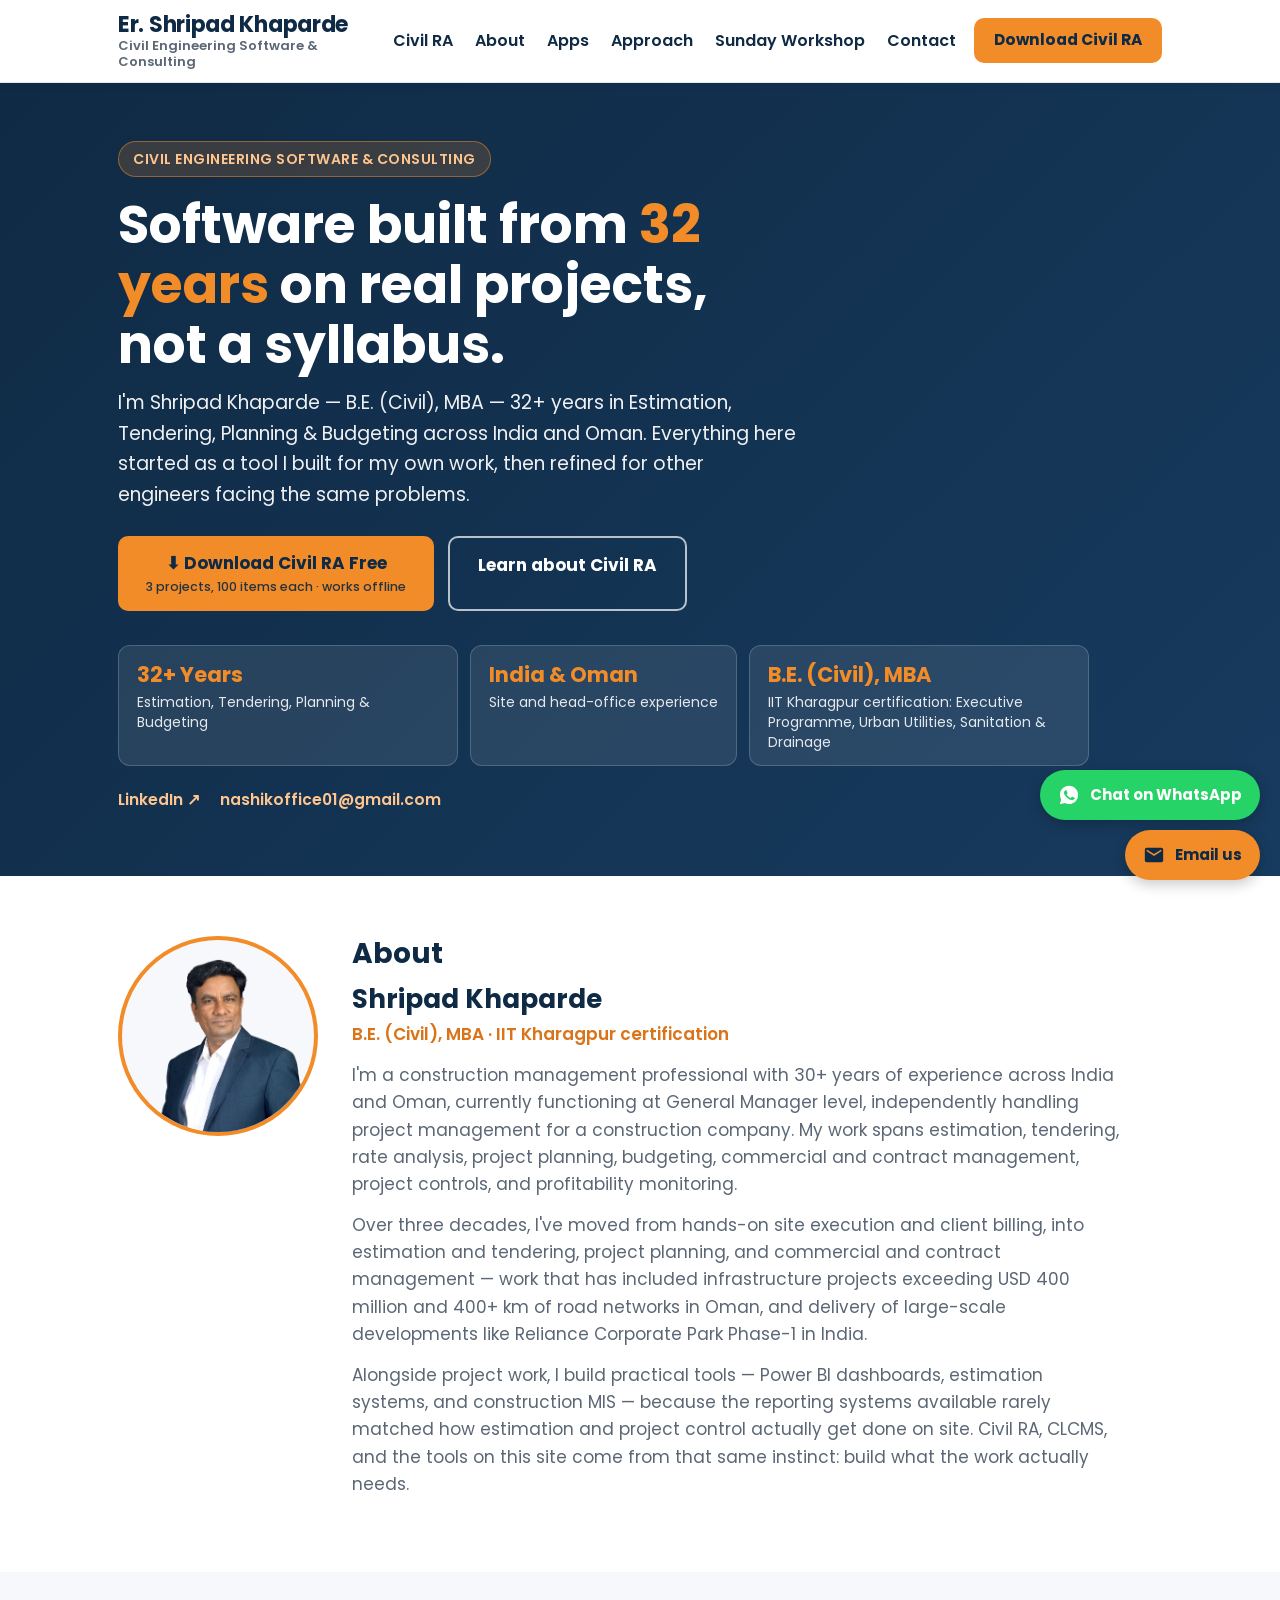
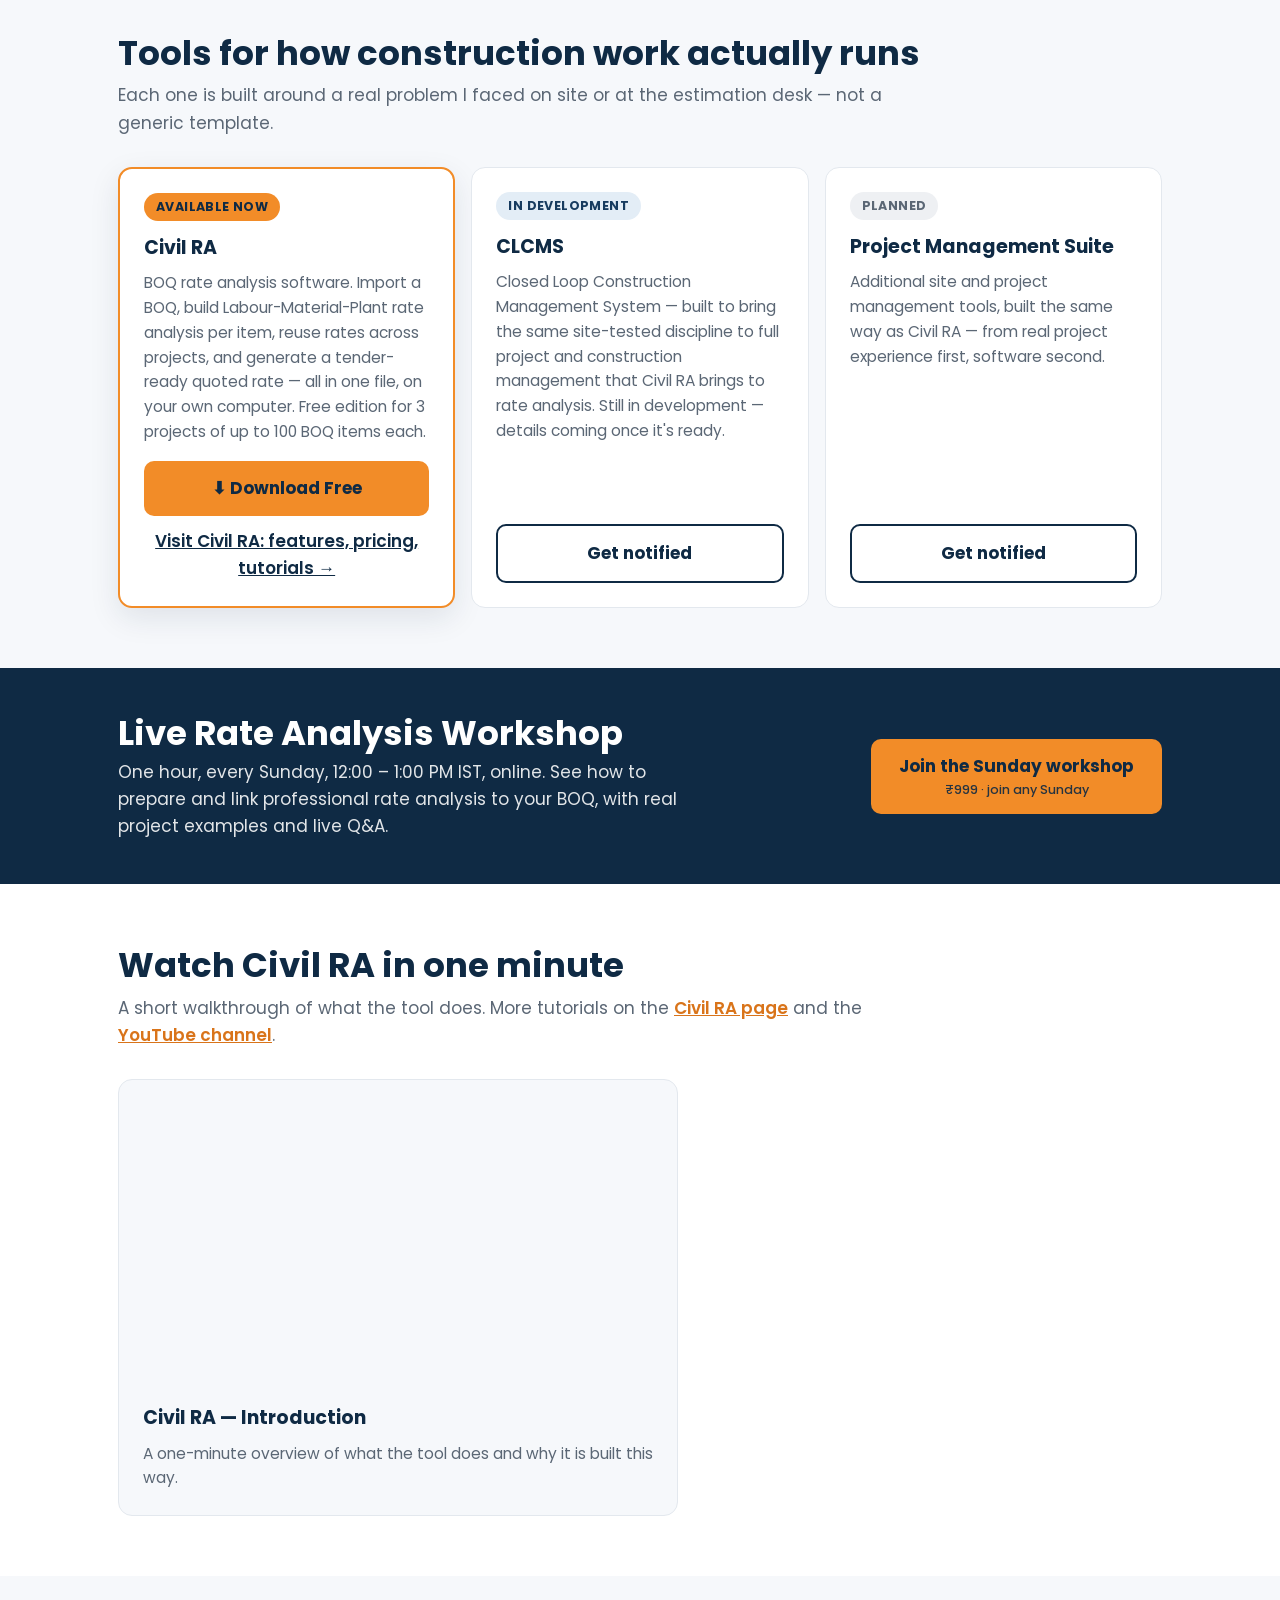
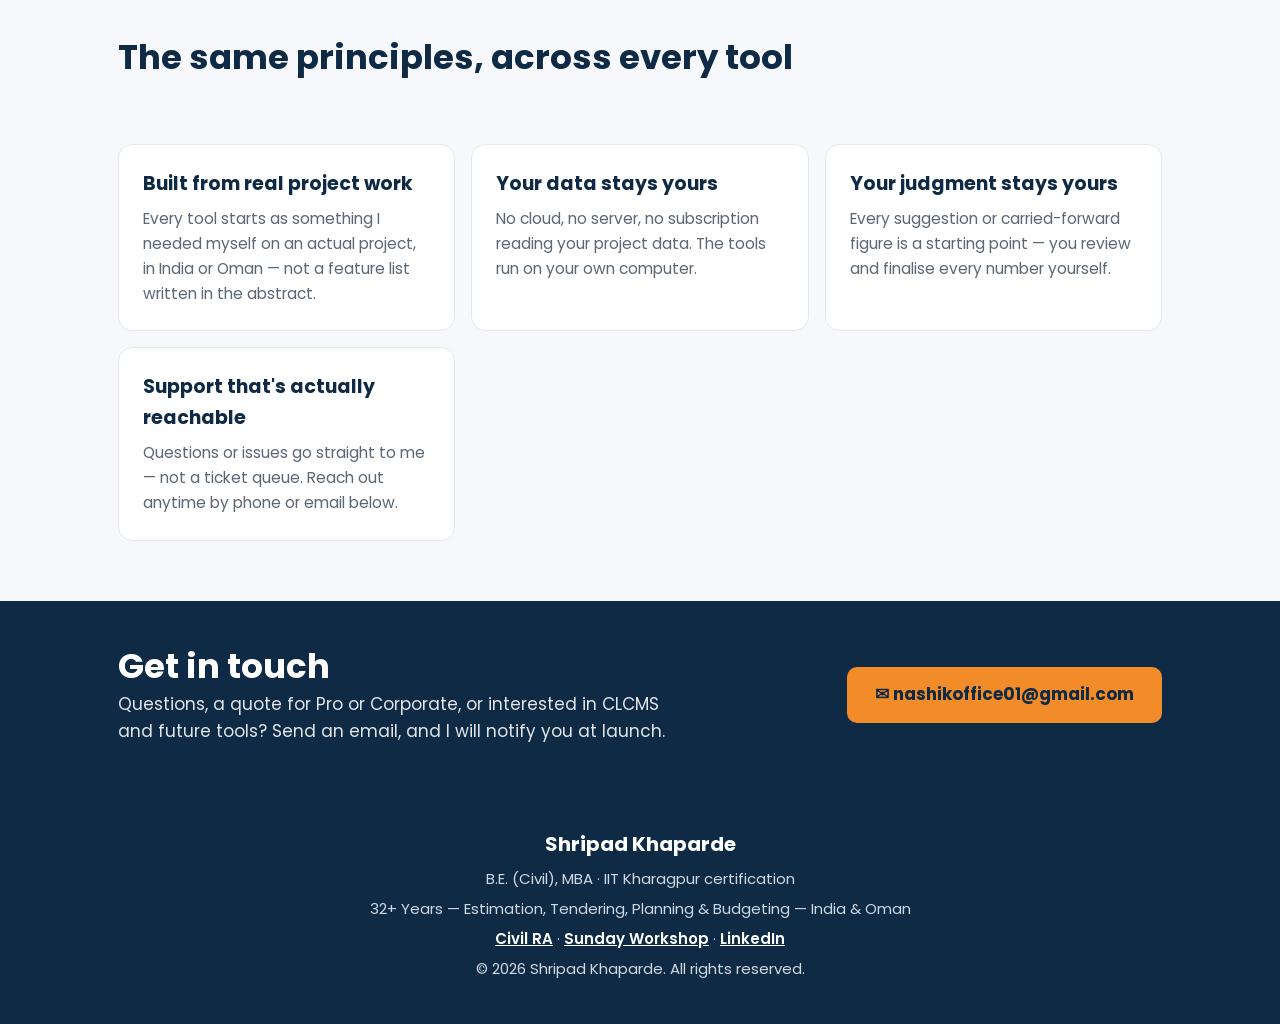
<file: index.html>
<!DOCTYPE html>
<html lang="en">
<head>
<meta charset="UTF-8">
<meta name="viewport" content="width=device-width, initial-scale=1.0">
<title>Er. Shripad Khaparde | Civil Engineering Software &amp; Consulting | Civil RA</title>
<meta name="description" content="Er. Shripad Khaparde — 32+ years in Estimation, Tendering, Planning &amp; Budgeting. Builder of Civil RA, CLCMS, and other site-tested engineering management tools.">
<link rel="preconnect" href="https://fonts.googleapis.com">
<link href="https://fonts.googleapis.com/css2?family=Poppins:wght@400;500;600;700&display=swap" rel="stylesheet">
<link rel="stylesheet" href="/site.css">
</head>
<body class="has-sticky">

<header class="nav">
  <div class="nav-inner">
    <a class="brand person" href="/">Er. Shripad Khaparde<small>Civil Engineering Software &amp; Consulting</small></a>
    <nav class="nav-links">
      <a href="/civilra/">Civil RA</a>
      <a href="#about">About</a>
      <a href="#apps">Apps</a>
      <a href="#approach">Approach</a>
      <a href="/webinar.html">Sunday Workshop</a>
      <a href="#contact">Contact</a>
    </nav>
    <a class="btn btn-nav" href="/civilra/get-civil-ra.html">Download Civil RA</a>
  </div>
</header>

<header class="hero">
  <div class="wrap">
    <span class="tag">CIVIL ENGINEERING SOFTWARE &amp; CONSULTING</span>
    <h1>Software built from <span>32 years</span> on real projects, not a syllabus.</h1>
    <p class="lead">I'm Shripad Khaparde — B.E. (Civil), MBA — 32+ years in Estimation, Tendering, Planning &amp; Budgeting across India and Oman. Everything here started as a tool I built for my own work, then refined for other engineers facing the same problems.</p>
    <div class="hero-ctas">
      <a class="btn" href="/civilra/get-civil-ra.html">⬇ Download Civil RA Free<small>3 projects, 100 items each · works offline</small></a>
      <a class="btn btn-ghost" href="/civilra/">Learn about Civil RA</a>
    </div>
    <div class="stats">
      <div class="stat"><b>32+ Years</b><span>Estimation, Tendering, Planning &amp; Budgeting</span></div>
      <div class="stat"><b>India &amp; Oman</b><span>Site and head-office experience</span></div>
      <div class="stat"><b>B.E. (Civil), MBA</b><span>IIT Kharagpur certification: Executive Programme, Urban Utilities, Sanitation &amp; Drainage</span></div>
    </div>
    <div class="hero-links">
      <a href="https://www.linkedin.com/in/shripad-khaparde115268/" target="_blank" rel="noopener">LinkedIn ↗</a>
      <a href="mailto:nashikoffice01@gmail.com">nashikoffice01@gmail.com</a>
    </div>
  </div>
</header>

<section class="alt" id="about">
  <div class="wrap">
    <div class="about">
      <img src="/shripad-photo.png" alt="Er. Shripad Khaparde">
      <div class="txt">
        <h2 style="font-size:28px">About</h2>
        <h3>Shripad Khaparde</h3>
        <div class="role">B.E. (Civil), MBA · IIT Kharagpur certification</div>
        <p>I'm a construction management professional with 30+ years of experience across India and Oman, currently functioning at General Manager level, independently handling project management for a construction company. My work spans estimation, tendering, rate analysis, project planning, budgeting, commercial and contract management, project controls, and profitability monitoring.</p>
        <p>Over three decades, I've moved from hands-on site execution and client billing, into estimation and tendering, project planning, and commercial and contract management — work that has included infrastructure projects exceeding USD 400 million and 400+ km of road networks in Oman, and delivery of large-scale developments like Reliance Corporate Park Phase-1 in India.</p>
        <p>Alongside project work, I build practical tools — Power BI dashboards, estimation systems, and construction MIS — because the reporting systems available rarely matched how estimation and project control actually get done on site. Civil RA, CLCMS, and the tools on this site come from that same instinct: build what the work actually needs.</p>
      </div>
    </div>
  </div>
</section>

<section id="apps">
  <div class="wrap">
    <h2>Tools for how construction work actually runs</h2>
    <p class="sub">Each one is built around a real problem I faced on site or at the estimation desk — not a generic template.</p>
    <div class="grid">
      <div class="card main">
        <span class="badge b-now">AVAILABLE NOW</span>
        <h3>Civil RA</h3>
        <p>BOQ rate analysis software. Import a BOQ, build Labour-Material-Plant rate analysis per item, reuse rates across projects, and generate a tender-ready quoted rate — all in one file, on your own computer. Free edition for 3 projects of up to 100 BOQ items each.</p>
        <a class="btn" href="/civilra/get-civil-ra.html">⬇ Download Free</a>
        <a href="/civilra/" style="margin-top:12px;text-align:center;color:var(--navy);font-weight:600">Visit Civil RA: features, pricing, tutorials →</a>
      </div>
      <div class="card">
        <span class="badge b-dev">IN DEVELOPMENT</span>
        <h3>CLCMS</h3>
        <p>Closed Loop Construction Management System — built to bring the same site-tested discipline to full project and construction management that Civil RA brings to rate analysis. Still in development — details coming once it's ready.</p>
        <a class="btn btn-outline" href="mailto:nashikoffice01@gmail.com?subject=Notify%20me%20about%20CLCMS&amp;body=Name%3A%0AEmail%3A%0A">Get notified</a>
      </div>
      <div class="card">
        <span class="badge b-plan">PLANNED</span>
        <h3>Project Management Suite</h3>
        <p>Additional site and project management tools, built the same way as Civil RA — from real project experience first, software second.</p>
        <a class="btn btn-outline" href="mailto:nashikoffice01@gmail.com?subject=Notify%20me%20about%20the%20Project%20Management%20Suite&amp;body=Name%3A%0AEmail%3A%0A">Get notified</a>
      </div>
    </div>
  </div>
</section>

<div class="band">
  <div class="wrap in">
    <div>
      <h2>Live Rate Analysis Workshop</h2>
      <p>One hour, every Sunday, 12:00 – 1:00 PM IST, online. See how to prepare and link professional rate analysis to your BOQ, with real project examples and live Q&amp;A.</p>
    </div>
    <a class="btn" href="/webinar.html">Join the Sunday workshop<small>₹999 · join any Sunday</small></a>
  </div>
</div>

<section class="alt" id="videos-sec">
  <div class="wrap">
    <h2>Watch Civil RA in one minute</h2>
    <p class="sub">A short walkthrough of what the tool does. More tutorials on the <a href="/civilra/#tutorials" style="color:var(--orange-d);font-weight:600">Civil RA page</a> and the <a href="https://www.youtube.com/channel/UCmdS6yATRdiKbWFglmA9eAA" target="_blank" rel="noopener" style="color:var(--orange-d);font-weight:600">YouTube channel</a>.</p>
    <div class="grid" id="videos" style="max-width:560px"></div>
  </div>
</section>

<section id="approach">
  <div class="wrap">
    <h2>The same principles, across every tool</h2>
    <p class="sub">&nbsp;</p>
    <div class="grid">
      <div class="card"><h3>Built from real project work</h3><p style="margin-bottom:0">Every tool starts as something I needed myself on an actual project, in India or Oman — not a feature list written in the abstract.</p></div>
      <div class="card"><h3>Your data stays yours</h3><p style="margin-bottom:0">No cloud, no server, no subscription reading your project data. The tools run on your own computer.</p></div>
      <div class="card"><h3>Your judgment stays yours</h3><p style="margin-bottom:0">Every suggestion or carried-forward figure is a starting point — you review and finalise every number yourself.</p></div>
      <div class="card"><h3>Support that's actually reachable</h3><p style="margin-bottom:0">Questions or issues go straight to me — not a ticket queue. Reach out anytime by phone or email below.</p></div>
    </div>
  </div>
</section>

<div class="band" id="contact">
  <div class="wrap in">
    <div>
      <h2>Get in touch</h2>
      <p>Questions, a quote for Pro or Corporate, or interested in CLCMS and future tools? Send an email, and I will notify you at launch.</p>
    </div>
    <div style="display:flex;gap:12px;flex-wrap:wrap">
      <a class="btn" href="mailto:nashikoffice01@gmail.com?subject=Question">✉ nashikoffice01@gmail.com</a>
    </div>
  </div>
</div>

<footer class="dark">
  <div class="fb">Shripad Khaparde</div>
  B.E. (Civil), MBA · IIT Kharagpur certification<br>
  32+ Years — Estimation, Tendering, Planning &amp; Budgeting — India &amp; Oman<br>
  <a href="/civilra/">Civil RA</a> · <a href="/webinar.html">Sunday Workshop</a> · <a href="https://www.linkedin.com/in/shripad-khaparde115268/" target="_blank" rel="noopener">LinkedIn</a><br>
  © <span id="year"></span> Shripad Khaparde. All rights reserved.
</footer>

<div class="sticky"><div style="font-size:14px"><b>Civil RA</b> · Free edition</div><a class="btn" href="/civilra/get-civil-ra.html">⬇ Download Free</a></div>
<script>document.getElementById("year").textContent = new Date().getFullYear();</script>
<script>
  // VIDEO TUTORIALS: one line per video. id = the part after "v=" in the YouTube link.
  var VIDEOS = [
    {id:'2dEli_EMbjc', title:'Civil RA — Introduction', desc:'A one-minute overview of what the tool does and why it is built this way.'}
    // {id:'XXXXXXXXXXX', title:'Civil RA — Full Walkthrough', desc:'A detailed, item-by-item walkthrough from BOQ upload to a submitted tender rate.'}
  ];
  (function(){
    var box=document.getElementById('videos'), none=document.getElementById('novideo');
    if(!box) return;
    if(!VIDEOS.length){box.style.display='none';return;}
    if(none) none.style.display='none';
    box.innerHTML=VIDEOS.map(function(v){
      return '<div class="card"><iframe src="https://www.youtube.com/embed/'+v.id+'" title="'+v.title+'" allowfullscreen style="width:100%;aspect-ratio:16/9;border:0;border-radius:8px"></iframe><h3 style="margin-top:12px">'+v.title+'</h3><p style="margin-bottom:0">'+(v.desc||'')+'</p></div>';
    }).join('');
  })();
</script>
<div class="contact-float"><a class="cf-wa" href="https://wa.me/919960367890?text=Hello%20Er.%20Shripad%2C%20I%20am%20on%20your%20website." target="_blank" rel="noopener" aria-label="Chat on WhatsApp"><svg viewBox="0 0 24 24"><path d="M12.04 2C6.58 2 2.13 6.45 2.13 11.91c0 1.75.46 3.45 1.32 4.95L2.05 22l5.25-1.38a9.9 9.9 0 0 0 4.74 1.21c5.46 0 9.91-4.45 9.91-9.91S17.5 2 12.04 2zm5.8 14.12c-.25.69-1.45 1.32-2 1.37-.51.05-1 .24-3.37-.7-2.84-1.12-4.65-4.03-4.79-4.22-.14-.19-1.15-1.53-1.15-2.92 0-1.39.73-2.07.99-2.35.26-.28.57-.35.76-.35h.55c.18 0 .42-.07.65.5.25.59.84 2.05.91 2.2.07.15.12.32.02.51-.1.19-.15.31-.29.48-.15.17-.31.37-.44.5-.15.15-.3.31-.13.6.17.29.76 1.25 1.63 2.03 1.12 1 2.06 1.31 2.35 1.46.29.14.46.12.63-.07.17-.2.73-.85.92-1.14.19-.29.39-.24.65-.14.27.1 1.7.8 1.99.95.29.14.48.22.55.34.07.12.07.7-.18 1.39z"/></svg><span>Chat on WhatsApp</span></a><a class="cf-mail" href="mailto:nashikoffice01@gmail.com?subject=Enquiry%20from%20website" aria-label="Email us"><svg viewBox="0 0 24 24"><path d="M20 4H4a2 2 0 0 0-2 2v12a2 2 0 0 0 2 2h16a2 2 0 0 0 2-2V6a2 2 0 0 0-2-2zm0 4-8 5-8-5V6l8 5 8-5v2z"/></svg><span>Email us</span></a></div>
<style>
#mp-bg{position:fixed;inset:0;background:rgba(15,42,68,.6);z-index:200;display:none;align-items:center;justify-content:center;padding:16px}
#mp-box{background:#fff;border-radius:14px;max-width:380px;width:100%;padding:22px;font-family:Poppins,Arial,sans-serif;box-shadow:0 10px 40px rgba(0,0,0,.35)}
#mp-box h3{margin:0 0 4px;font-size:19px;color:#0f2a44}
#mp-box p{margin:0 0 14px;font-size:14.5px;color:#4a5b6c}
#mp-box a,#mp-box button{display:block;width:100%;box-sizing:border-box;text-align:center;padding:12px;margin-top:9px;border-radius:9px;font:600 15.5px Poppins,Arial,sans-serif;text-decoration:none;cursor:pointer;border:2px solid #0f2a44;background:#fff;color:#0f2a44}
#mp-box a.pri{background:#f28c28;border-color:#f28c28}
#mp-box input{display:block;width:100%;box-sizing:border-box;padding:11px;margin-top:6px;border:2px solid #cfd8e3;border-radius:9px;font:500 15px Poppins,Arial,sans-serif}
#mp-box label{display:block;margin-top:12px;font-size:13.5px;color:#4a5b6c;font-weight:600}
#mp-box button.cl{border:0;color:#6b7a89;font-weight:500}
</style>
<div id="mp-bg"><div id="mp-box" role="dialog" aria-label="Send email"><h3>Send us an email</h3><p>Choose how you want to write to <b id="mp-a"></b></p>
<label for="mp-cc">CC a copy to (optional), e.g. your manager</label><input id="mp-cc" type="email" placeholder="manager@company.com" autocomplete="off">
<a class="pri" id="mp-g" target="_blank" rel="noopener">Open Gmail</a><a id="mp-o" target="_blank" rel="noopener">Open Outlook</a><a id="mp-d">Use my computer's mail app</a><button id="mp-c">Copy email address</button><button class="cl" id="mp-x">Close</button></div></div>
<script>
(function(){
  var bg=document.getElementById('mp-bg'), cur={};
  function build(){var cc=encodeURIComponent((document.getElementById('mp-cc').value||'').trim()), x=cc?'&cc='+cc:'';
    document.getElementById('mp-g').href='https://mail.google.com/mail/?view=cm&fs=1&to='+cur.to+'&su='+cur.su+'&body='+cur.bd+x;
    document.getElementById('mp-o').href='https://outlook.live.com/mail/0/deeplink/compose?to='+cur.to+'&subject='+cur.su+'&body='+cur.bd+x;
    document.getElementById('mp-d').href='mailto:'+cur.to+'?subject='+cur.su+'&body='+cur.bd+x;}
  document.getElementById('mp-cc').addEventListener('input',build);
  if(/Android|iPhone|iPad|iPod|Mobile/i.test(navigator.userAgent)) return;
  document.addEventListener('click',function(e){
    var a=e.target.closest&&e.target.closest('a[href^="mailto:"]'); if(!a) return;
    e.preventDefault();
    var h=a.getAttribute('href').replace(/&amp;/g,'&'), q=h.indexOf('?'), to=h.slice(7,q<0?undefined:q), p={};
    if(q>=0) h.slice(q+1).split('&').forEach(function(kv){var i=kv.indexOf('=');p[kv.slice(0,i)]=decodeURIComponent(kv.slice(i+1));});
    cur={to:to,su:encodeURIComponent(p.subject||''),bd:encodeURIComponent(p.body||'')};
    document.getElementById('mp-a').textContent=to;
    document.getElementById('mp-c').textContent='Copy email address';
    build();
    bg.style.display='flex';
  });
  document.getElementById('mp-x').onclick=function(){bg.style.display='none'};
  bg.addEventListener('click',function(e){if(e.target===bg)bg.style.display='none'});
  document.getElementById('mp-c').onclick=function(){var b=this,t=document.getElementById('mp-a').textContent;
    (navigator.clipboard?navigator.clipboard.writeText(t):Promise.reject()).then(function(){b.textContent='Copied: '+t},function(){b.textContent=t+' (copy manually)'});};
})();
</script>
</body>
</html>
</file>
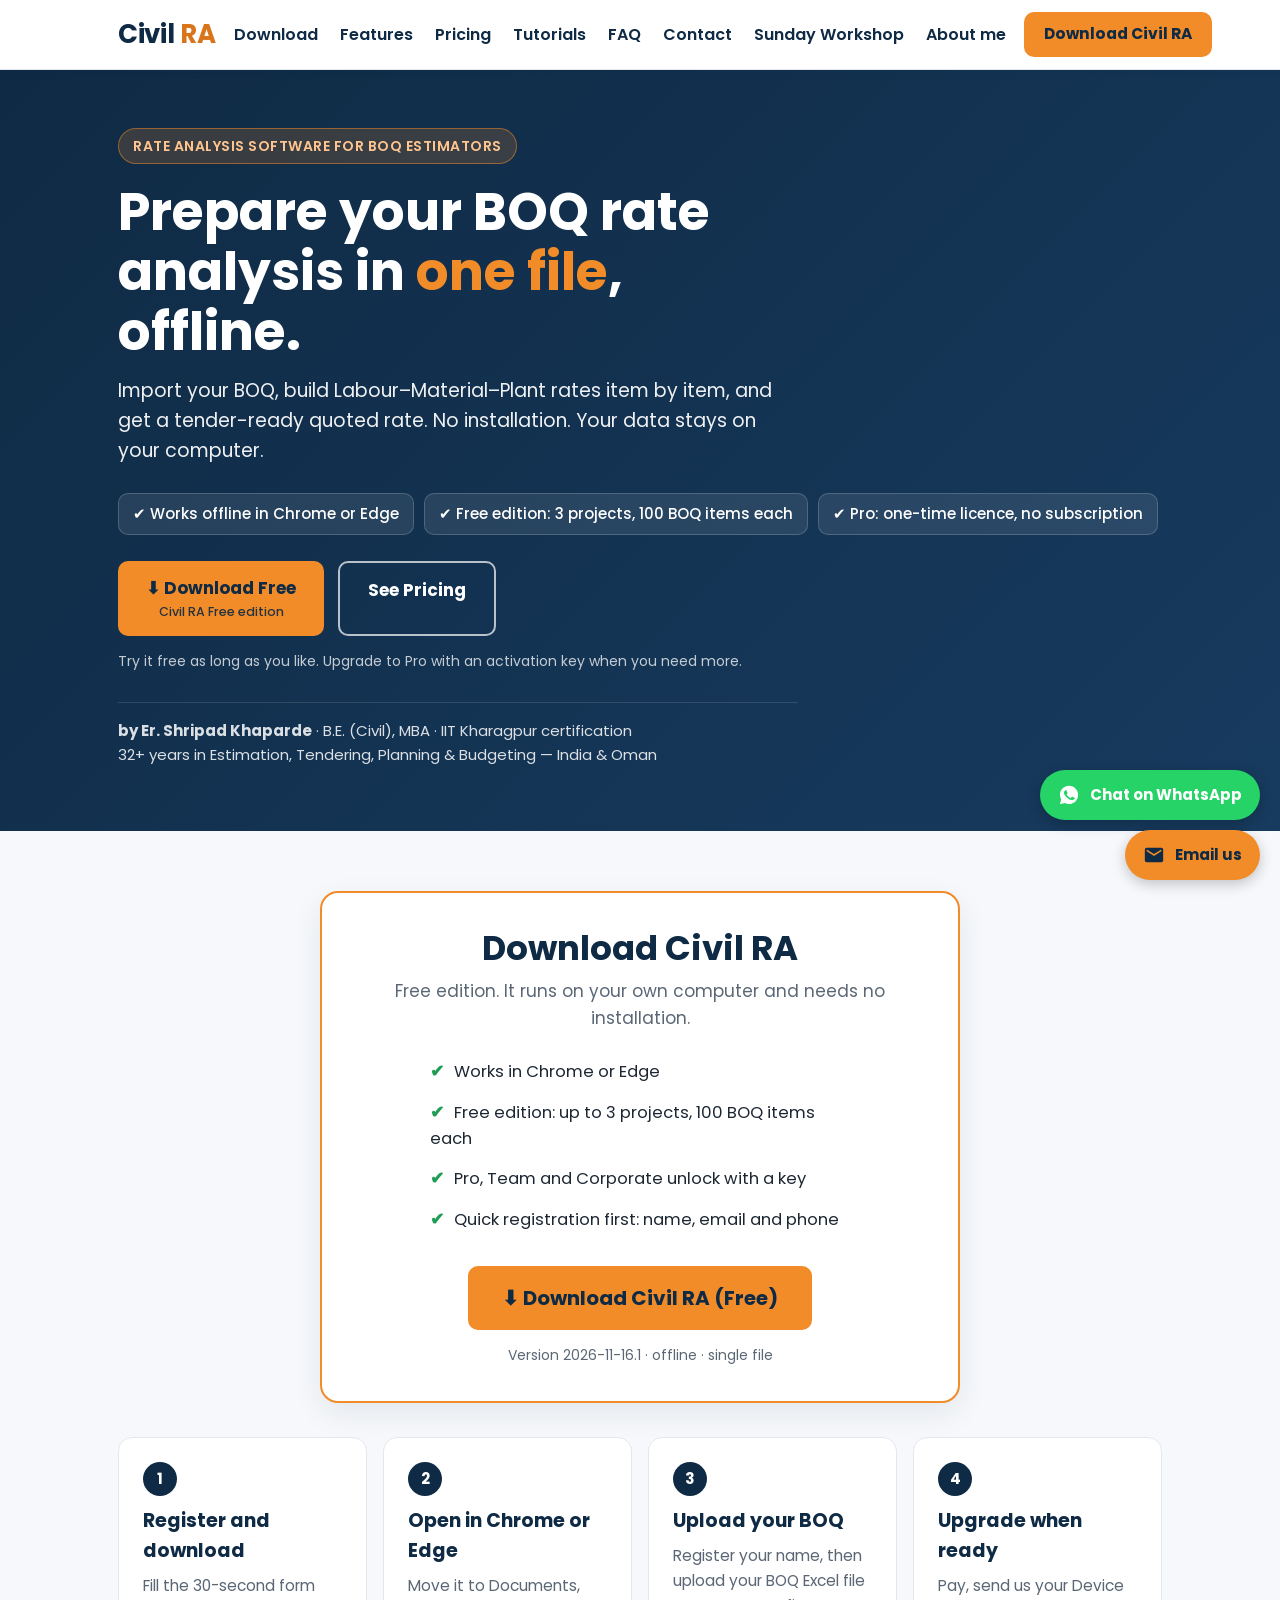
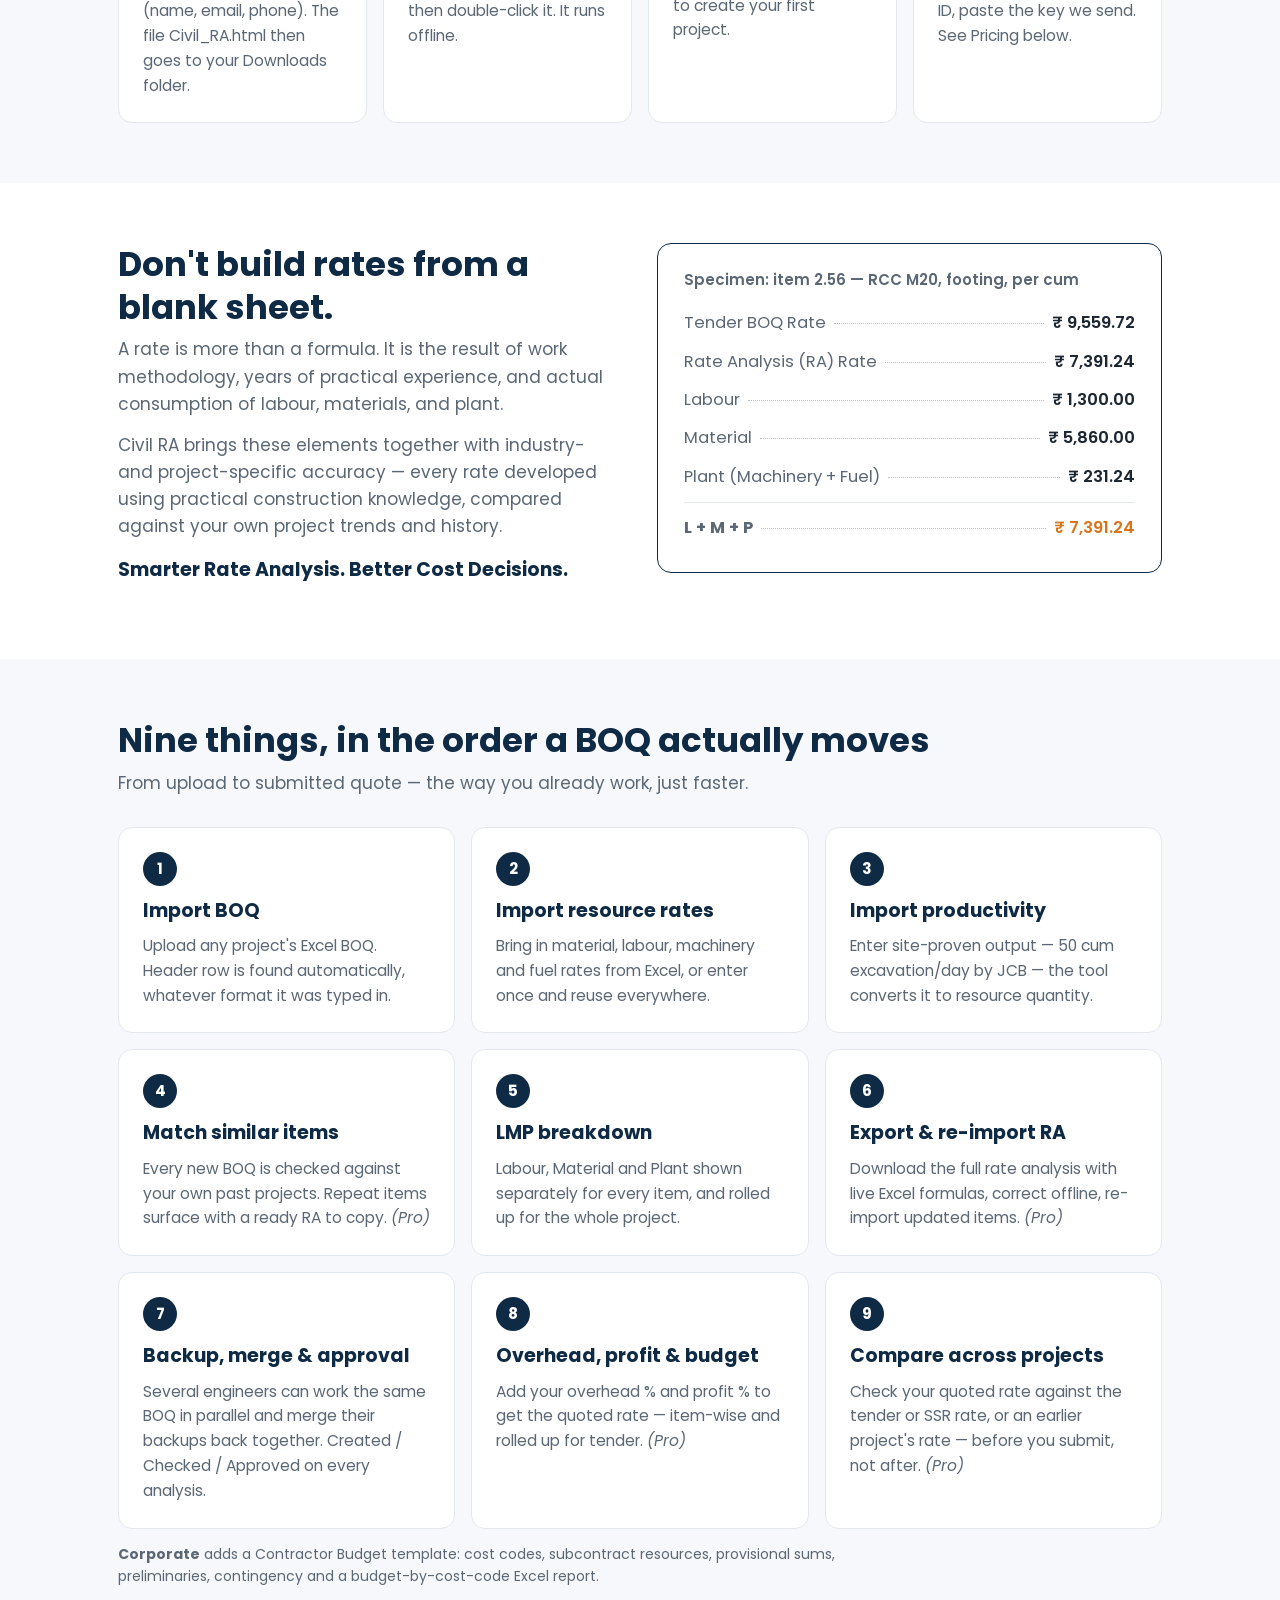
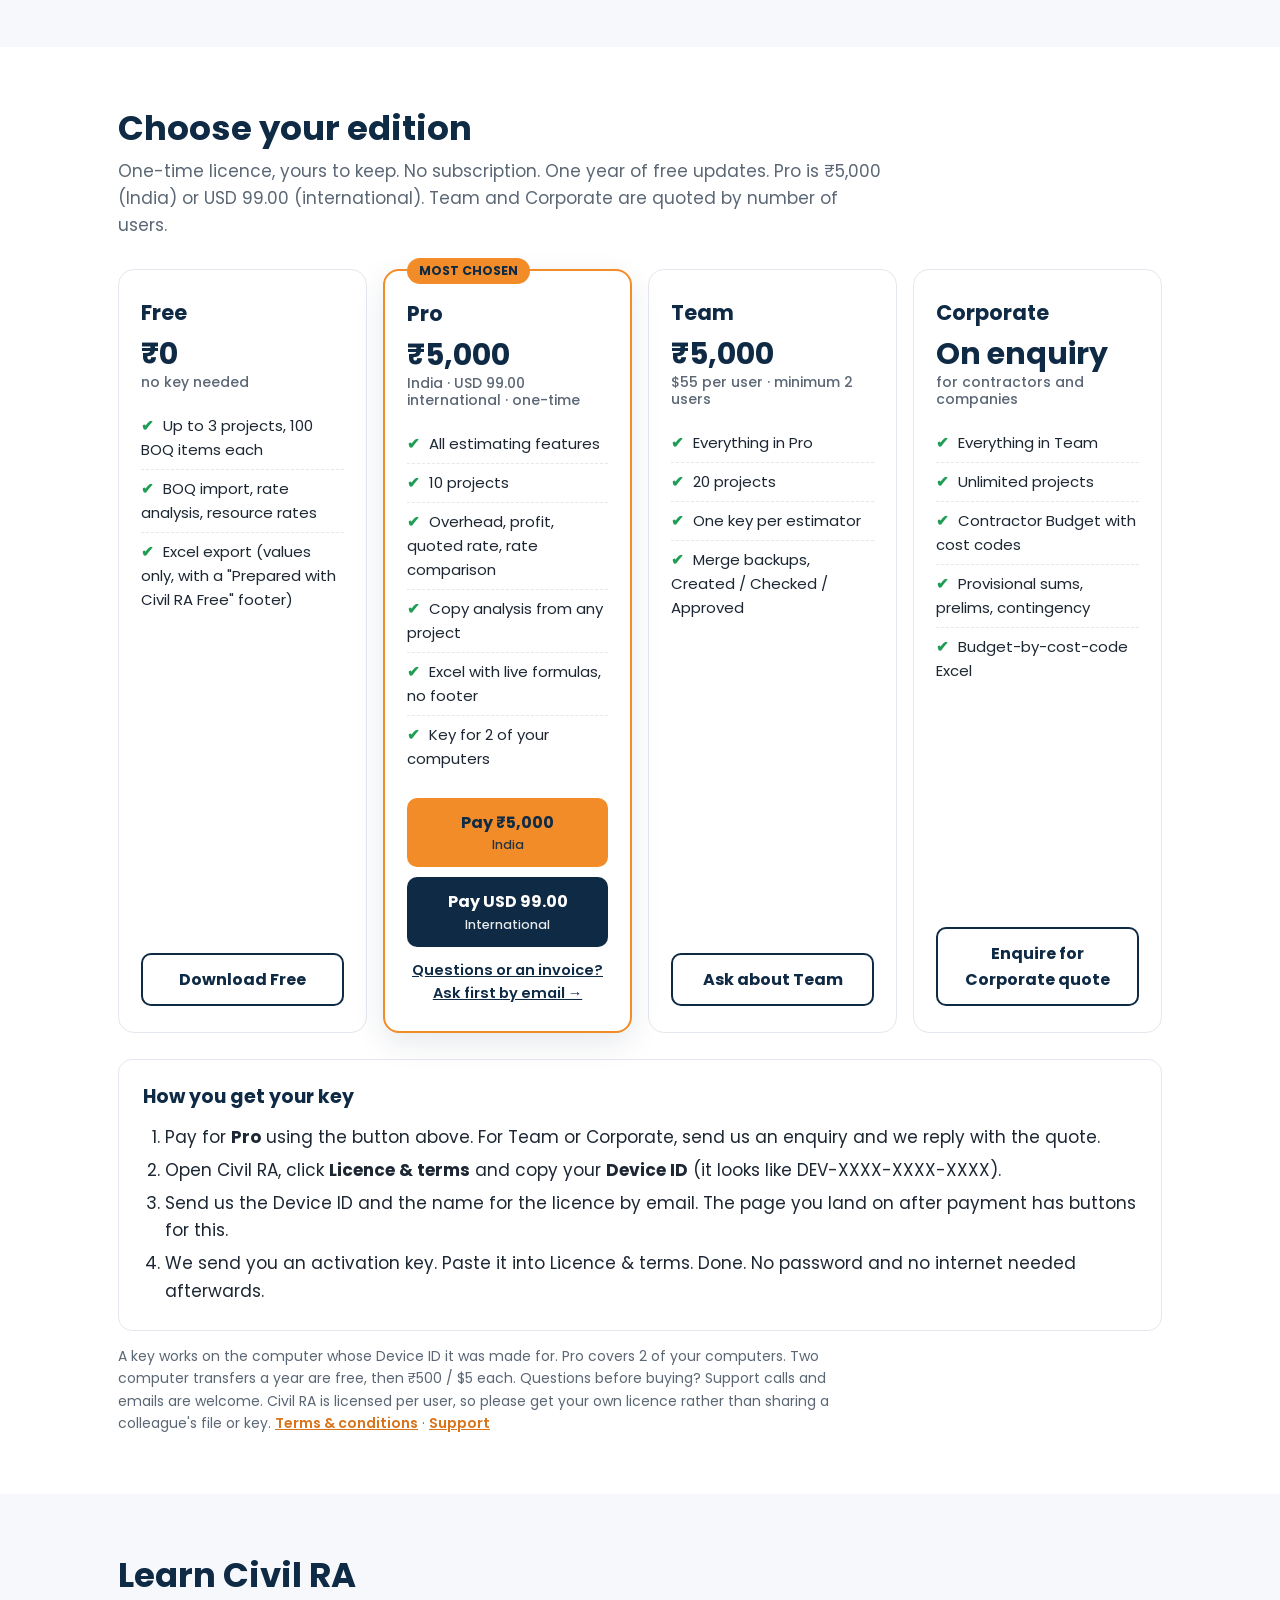
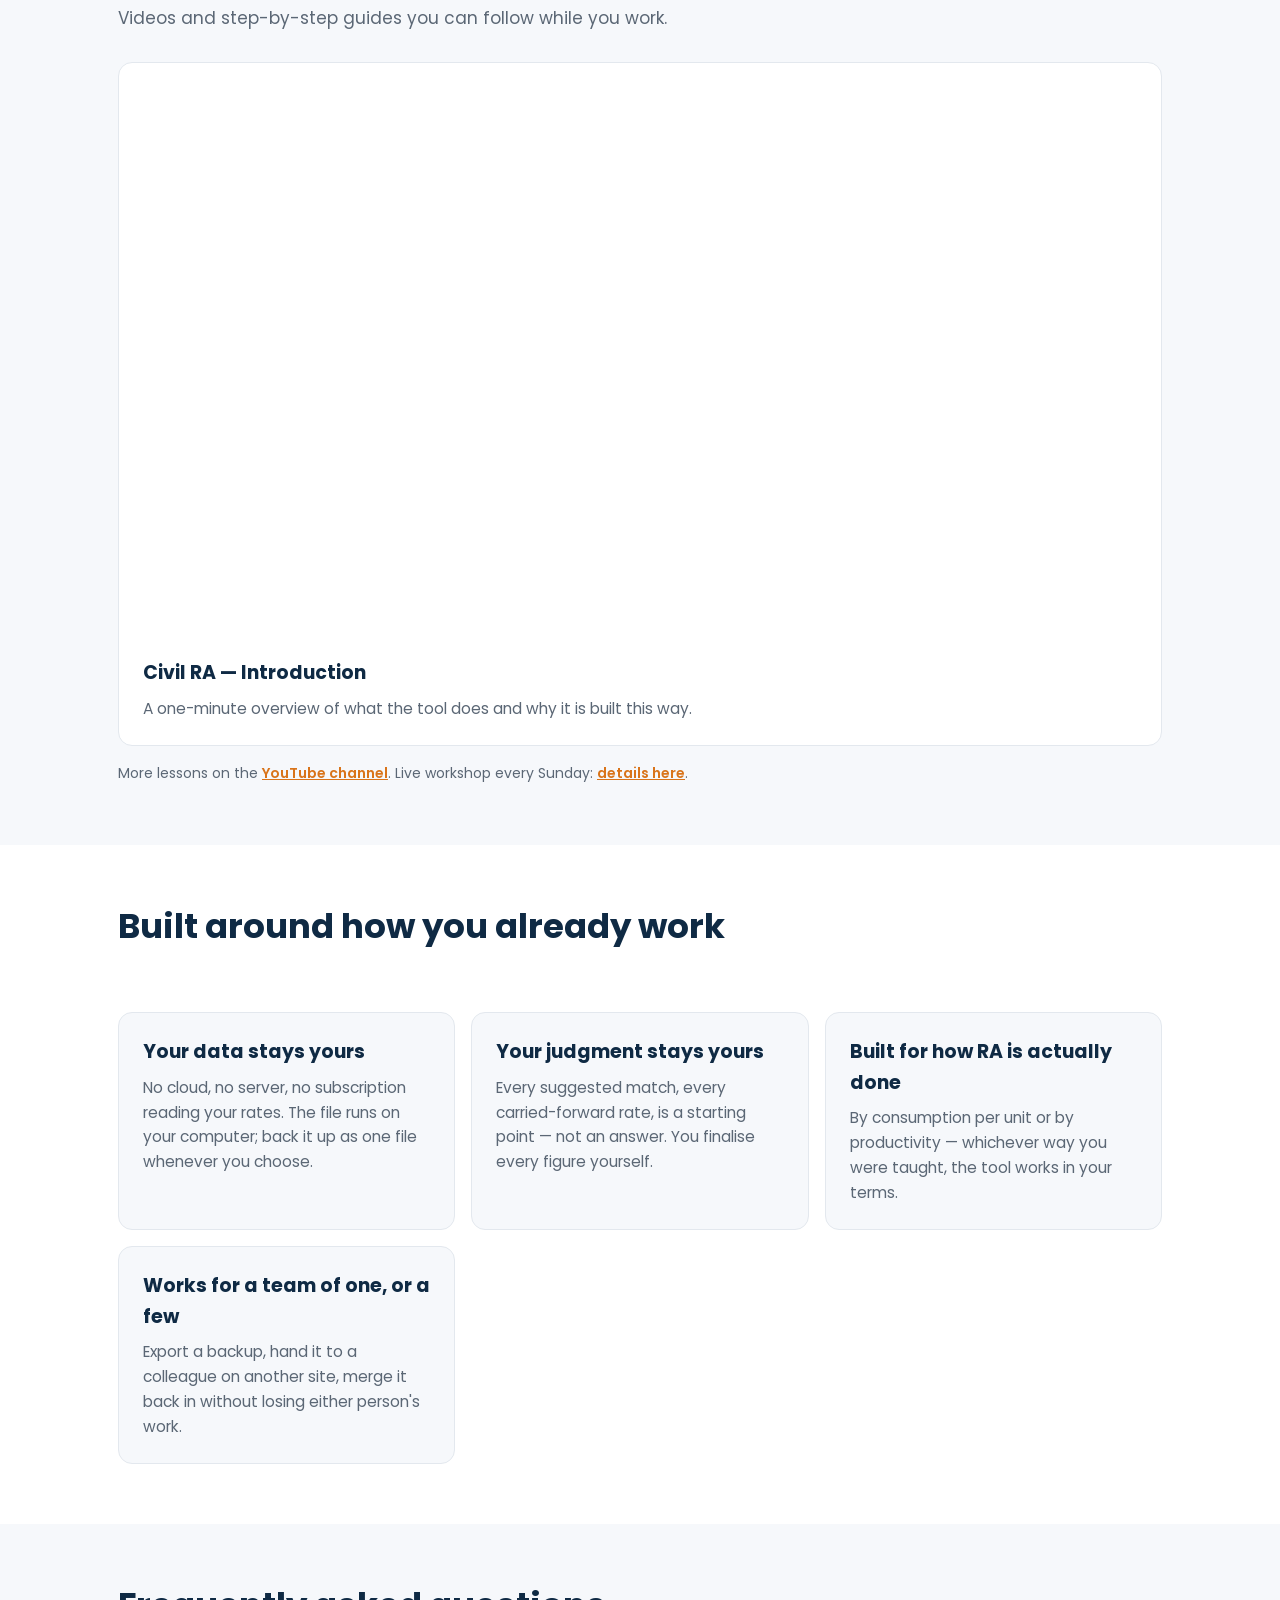
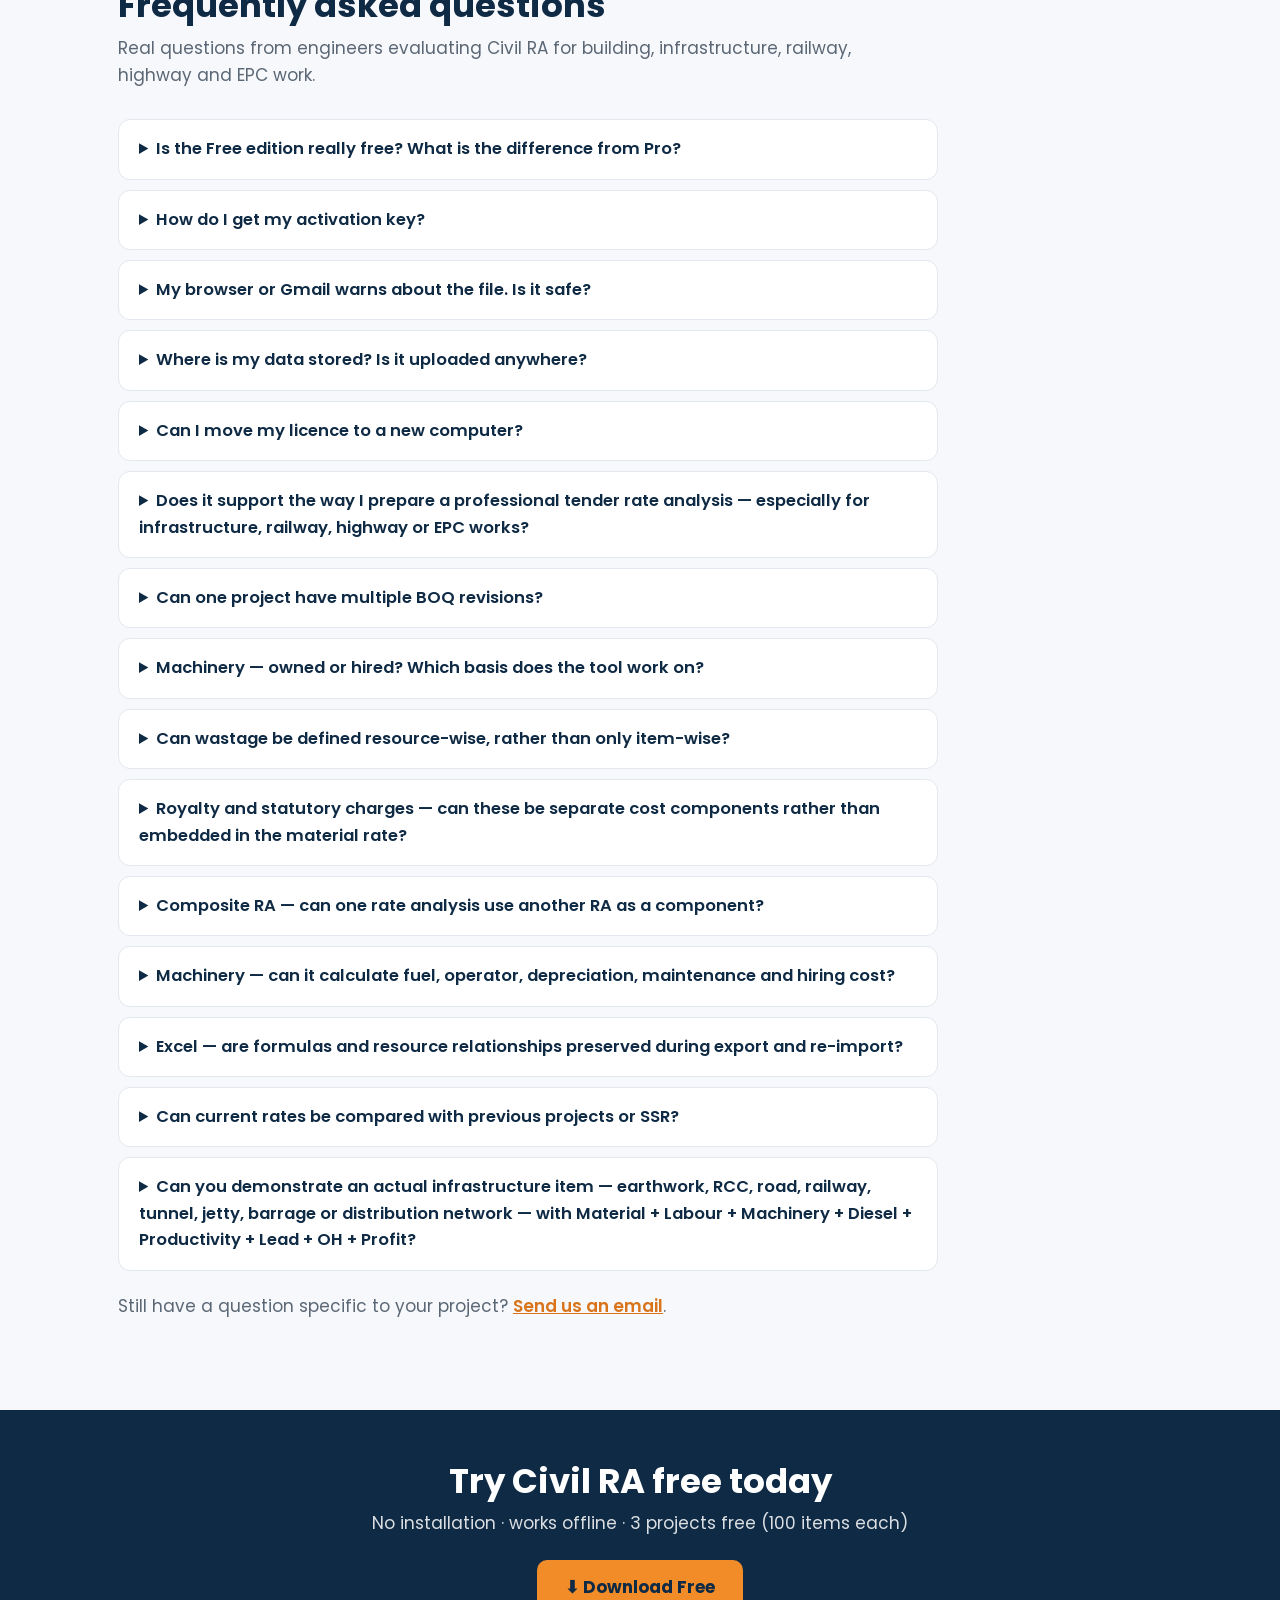
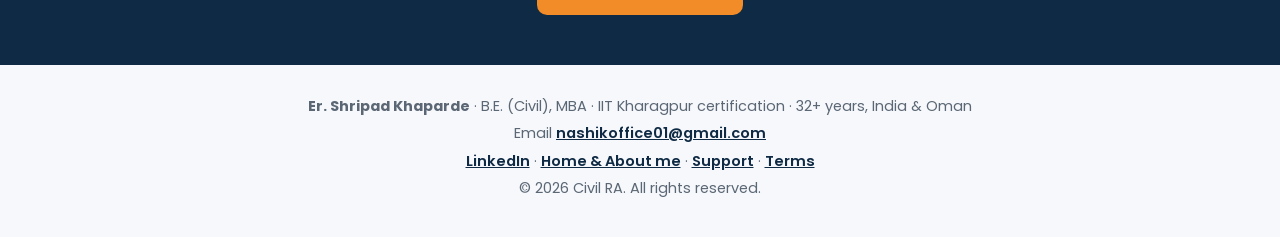
<file: civilra/index.html>
<!DOCTYPE html>
<html lang="en">
<head>
<meta charset="UTF-8">
<meta name="viewport" content="width=device-width, initial-scale=1.0">
<title>Civil RA — Rate Analysis Software for BOQ Estimators | Download Free</title>
<meta name="description" content="Civil RA is offline rate analysis software for estimators and civil engineers. Import your BOQ, build Labour-Material-Plant rates and get a tender-ready quoted rate. Download the free edition.">
<link rel="preconnect" href="https://fonts.googleapis.com">
<link href="https://fonts.googleapis.com/css2?family=Poppins:wght@400;500;600;700&display=swap" rel="stylesheet">
<link rel="stylesheet" href="/site.css">
</head>
<body class="has-sticky">

<header class="nav">
  <div class="nav-inner">
    <a class="brand" href="/civilra/">Civil <span>RA</span></a>
    <nav class="nav-links">
      <a href="#download">Download</a>
      <a href="#features">Features</a>
      <a href="#pricing">Pricing</a>
      <a href="#tutorials">Tutorials</a>
      <a href="#faq">FAQ</a>
      <a href="#contact">Contact</a>
      <a href="/webinar.html">Sunday Workshop</a>
      <a href="/">About me</a>
    </nav>
    <a class="btn btn-nav" href="#download">Download Civil RA</a>
  </div>
</header>

<header class="hero" id="top">
  <div class="wrap">
    <span class="tag">RATE ANALYSIS SOFTWARE FOR BOQ ESTIMATORS</span>
    <h1>Prepare your BOQ rate analysis in <span>one file</span>, offline.</h1>
    <p class="lead">Import your BOQ, build Labour–Material–Plant rates item by item, and get a tender-ready quoted rate. No installation. Your data stays on your computer.</p>
    <div class="facts">
      <div class="fact">✔ Works offline in Chrome or Edge</div>
      <div class="fact">✔ Free edition: 3 projects, 100 BOQ items each</div>
      <div class="fact">✔ Pro: one-time licence, no subscription</div>
    </div>
    <div class="hero-ctas">
      <a class="btn" href="#download">⬇ Download Free<small>Civil RA Free edition</small></a>
      <a class="btn btn-ghost" href="#pricing">See Pricing</a>
    </div>
    <p class="hero-note">Try it free as long as you like. Upgrade to Pro with an activation key when you need more.</p>
    <div class="byline"><b>by Er. Shripad Khaparde</b> · B.E. (Civil), MBA · IIT Kharagpur certification<br>32+ years in Estimation, Tendering, Planning &amp; Budgeting — India &amp; Oman</div>
  </div>
</header>

<section id="download">
  <div class="wrap">
    <div class="dl-box">
      <h2>Download Civil RA</h2>
      <p class="sub" style="margin:0 auto">Free edition. It runs on your own computer and needs no installation.</p>
      <ul class="ticks">
        <li>Works in Chrome or Edge</li>
        <li>Free edition: up to 3 projects, 100 BOQ items each</li>
        <li>Pro, Team and Corporate unlock with a key</li>
        <li>Quick registration first: name, email and phone</li>
      </ul>
      <a class="btn" href="/civilra/get-civil-ra.html">⬇ Download Civil RA (Free)</a>
      <p class="build">Version 2026-11-16.1 · offline · single file</p>
    </div>
    <div class="grid steps4" style="margin-top:34px">
      <div class="card"><div class="num">1</div><h3>Register and download</h3><p style="margin-bottom:0">Fill the 30-second form (name, email, phone). The file Civil_RA.html then goes to your Downloads folder.</p></div>
      <div class="card"><div class="num">2</div><h3>Open in Chrome or Edge</h3><p style="margin-bottom:0">Move it to Documents, then double-click it. It runs offline.</p></div>
      <div class="card"><div class="num">3</div><h3>Upload your BOQ</h3><p style="margin-bottom:0">Register your name, then upload your BOQ Excel file to create your first project.</p></div>
      <div class="card"><div class="num">4</div><h3>Upgrade when ready</h3><p style="margin-bottom:0">Pay, send us your Device ID, paste the key we send. See Pricing below.</p></div>
    </div>
  </div>
</section>

<section class="alt">
  <div class="wrap two">
    <div class="why">
      <h2>Don't build rates from a blank sheet.</h2>
      <p class="sub" style="margin-bottom:14px">A rate is more than a formula. It is the result of work methodology, years of practical experience, and actual consumption of labour, materials, and plant.</p>
      <p>Civil RA brings these elements together with industry- and project-specific accuracy — every rate developed using practical construction knowledge, compared against your own project trends and history.</p>
      <p class="strong">Smarter Rate Analysis. Better Cost Decisions.</p>
    </div>
    <div class="specimen">
      <div class="label">Specimen: item 2.56 — RCC M20, footing, per cum</div>
      <div class="lrow"><span class="k">Tender BOQ Rate</span><span class="fill"></span><span class="v">₹ 9,559.72</span></div>
      <div class="lrow"><span class="k">Rate Analysis (RA) Rate</span><span class="fill"></span><span class="v">₹ 7,391.24</span></div>
      <div class="lrow"><span class="k">Labour</span><span class="fill"></span><span class="v">₹ 1,300.00</span></div>
      <div class="lrow"><span class="k">Material</span><span class="fill"></span><span class="v">₹ 5,860.00</span></div>
      <div class="lrow"><span class="k">Plant (Machinery + Fuel)</span><span class="fill"></span><span class="v">₹ 231.24</span></div>
      <div class="lrow total"><span class="k">L + M + P</span><span class="fill"></span><span class="v">₹ 7,391.24</span></div>
    </div>
  </div>
</section>

<section id="features">
  <div class="wrap">
    <h2>Nine things, in the order a BOQ actually moves</h2>
    <p class="sub">From upload to submitted quote — the way you already work, just faster.</p>
    <div class="grid">
      <div class="card"><div class="num">1</div><h3>Import BOQ</h3><p style="margin-bottom:0">Upload any project's Excel BOQ. Header row is found automatically, whatever format it was typed in.</p></div>
      <div class="card"><div class="num">2</div><h3>Import resource rates</h3><p style="margin-bottom:0">Bring in material, labour, machinery and fuel rates from Excel, or enter once and reuse everywhere.</p></div>
      <div class="card"><div class="num">3</div><h3>Import productivity</h3><p style="margin-bottom:0">Enter site-proven output — 50 cum excavation/day by JCB — the tool converts it to resource quantity.</p></div>
      <div class="card"><div class="num">4</div><h3>Match similar items</h3><p style="margin-bottom:0">Every new BOQ is checked against your own past projects. Repeat items surface with a ready RA to copy. <i>(Pro)</i></p></div>
      <div class="card"><div class="num">5</div><h3>LMP breakdown</h3><p style="margin-bottom:0">Labour, Material and Plant shown separately for every item, and rolled up for the whole project.</p></div>
      <div class="card"><div class="num">6</div><h3>Export &amp; re-import RA</h3><p style="margin-bottom:0">Download the full rate analysis with live Excel formulas, correct offline, re-import updated items. <i>(Pro)</i></p></div>
      <div class="card"><div class="num">7</div><h3>Backup, merge &amp; approval</h3><p style="margin-bottom:0">Several engineers can work the same BOQ in parallel and merge their backups back together. Created / Checked / Approved on every analysis.</p></div>
      <div class="card"><div class="num">8</div><h3>Overhead, profit &amp; budget</h3><p style="margin-bottom:0">Add your overhead % and profit % to get the quoted rate — item-wise and rolled up for tender. <i>(Pro)</i></p></div>
      <div class="card"><div class="num">9</div><h3>Compare across projects</h3><p style="margin-bottom:0">Check your quoted rate against the tender or SSR rate, or an earlier project's rate — before you submit, not after. <i>(Pro)</i></p></div>
    </div>
    <p class="fine"><b>Corporate</b> adds a Contractor Budget template: cost codes, subcontract resources, provisional sums, preliminaries, contingency and a budget-by-cost-code Excel report.</p>
  </div>
</section>

<section class="alt" id="pricing">
  <div class="wrap">
    <h2>Choose your edition</h2>
    <p class="sub">One-time licence, yours to keep. No subscription. One year of free updates. Pro is ₹5,000 (India) or USD 99.00 (international). Team and Corporate are quoted by number of users.</p>
    <div class="eds">
      <div class="ed">
        <h3>Free</h3>
        <div class="amt">₹0<small>no key needed</small></div>
        <ul>
          <li>Up to 3 projects, 100 BOQ items each</li>
          <li>BOQ import, rate analysis, resource rates</li>
          <li>Excel export (values only, with a "Prepared with Civil RA Free" footer)</li>
        </ul>
        <a class="btn btn-outline btn-wide" href="#download">Download Free</a>
      </div>
      <div class="ed best">
        <span class="flag">MOST CHOSEN</span>
        <h3>Pro</h3>
        <div class="amt">₹5,000<small>India · USD 99.00 international · one-time</small></div>
        <ul>
          <li>All estimating features</li>
          <li>10 projects</li>
          <li>Overhead, profit, quoted rate, rate comparison</li>
          <li>Copy analysis from any project</li>
          <li>Excel with live formulas, no footer</li>
          <li>Key for 2 of your computers</li>
        </ul>
        <a class="btn btn-wide" href="https://payments.cashfree.com/forms/CIVILRA" target="_blank" rel="noopener">Pay ₹5,000<small>India</small></a>
        <!-- REPLACE the link below with your USD 99.00 payment link when ready -->
         <a class="btn btn-navy btn-wide" href="https://www.paypal.com/ncp/payment/ZHWG2MQJP5UGS" target="_blank" rel="noopener">Pay USD 99.00<small>International</small></a>
        <a href="mailto:nashikoffice01@gmail.com?subject=Civil%20RA%20Pro%20enquiry&amp;body=Name%3A%0ACompany%3A%0ACountry%3A%0ANumber%20of%20users%3A%0AYour%20question%3A%0A" style="display:block;text-align:center;margin-top:12px;font-size:14.5px;color:var(--navy);font-weight:600">Questions or an invoice? Ask first by email →</a>
      </div>
      <div class="ed">
        <h3>Team</h3>
        <div class="amt">₹5,000<small>$55 per user · minimum 2 users</small></div>
        <ul>
          <li>Everything in Pro</li>
          <li>20 projects</li>
          <li>One key per estimator</li>
          <li>Merge backups, Created / Checked / Approved</li>
        </ul>
        <a class="btn btn-outline btn-wide" href="mailto:nashikoffice01@gmail.com?subject=Civil%20RA%20Team%20enquiry&amp;body=Name%3A%0ACompany%3A%0ACountry%3A%0ANumber%20of%20users%3A%0AYour%20question%3A%0A">Ask about Team</a>
      </div>
      <div class="ed">
        <h3>Corporate</h3>
        <div class="amt">On enquiry<small>for contractors and companies</small></div>
        <ul>
          <li>Everything in Team</li>
          <li>Unlimited projects</li>
          <li>Contractor Budget with cost codes</li>
          <li>Provisional sums, prelims, contingency</li>
          <li>Budget-by-cost-code Excel</li>
        </ul>
        <a class="btn btn-outline btn-wide" href="mailto:nashikoffice01@gmail.com?subject=Civil%20RA%20Corporate%20enquiry&amp;body=Name%3A%0ACompany%3A%0ACountry%3A%0ANumber%20of%20users%3A%0AYour%20question%3A%0A">Enquire for Corporate quote</a>
      </div>
    </div>
    <div class="after">
      <h3>How you get your key</h3>
      <ol>
        <li>Pay for <b>Pro</b> using the button above. For Team or Corporate, send us an enquiry and we reply with the quote.</li>
        <li>Open Civil RA, click <b>Licence &amp; terms</b> and copy your <b>Device ID</b> (it looks like DEV-XXXX-XXXX-XXXX).</li>
        <li>Send us the Device ID and the name for the licence by email. The page you land on after payment has buttons for this.</li>
        <li>We send you an activation key. Paste it into Licence &amp; terms. Done. No password and no internet needed afterwards.</li>
      </ol>
    </div>
    <p class="fine">A key works on the computer whose Device ID it was made for. Pro covers 2 of your computers. Two computer transfers a year are free, then ₹500 / $5 each. Questions before buying? Support calls and emails are welcome. Civil RA is licensed per user, so please get your own licence rather than sharing a colleague's file or key. <a href="/civilra/terms.html" style="color:var(--orange-d);font-weight:600">Terms &amp; conditions</a> · <a href="/civilra/support.html" style="color:var(--orange-d);font-weight:600">Support</a></p>
  </div>
</section>

<section id="tutorials">
  <div class="wrap">
    <h2>Learn Civil RA</h2>
    <p class="sub">Videos and step-by-step guides you can follow while you work.</p>
    <div class="grid" id="videos" style="margin-bottom:16px"></div>
    <!-- PDF cards are hidden until the new Tutorial and Pamphlet are uploaded. To show them, delete style="display:none" on the next line. -->
    <div class="grid" style="display:none">
      <div class="card res">
        <div class="picon">PDF</div>
        <div>
          <h3>Tutorial and Sales Guide</h3>
          <p>Start to finish: activating your key, pricing a BOQ item, Pro and Corporate features, backups and FAQ.</p>
          <a class="btn" href="/civilra/Civil_RA_Tutorial.pdf" target="_blank" rel="noopener">Download Tutorial (PDF)</a>
        </div>
      </div>
      <div class="card res">
        <div class="picon">PDF</div>
        <div>
          <h3>Spec Sheet</h3>
          <p>One printable page: what Civil RA does, how it is built, and pricing. Easy to forward to your manager.</p>
          <a class="btn btn-outline" href="/civilra/Civil_RA_Pamphlet.pdf" target="_blank" rel="noopener">Download Pamphlet (PDF)</a>
        </div>
      </div>
    </div>
    <p class="fine">More lessons on the <a href="https://www.youtube.com/channel/UCmdS6yATRdiKbWFglmA9eAA" target="_blank" rel="noopener" style="color:var(--orange-d);font-weight:600">YouTube channel</a>. Live workshop every Sunday: <a href="/webinar.html" style="color:var(--orange-d);font-weight:600">details here</a>.</p>
  </div>
</section>

<section class="alt">
  <div class="wrap">
    <h2>Built around how you already work</h2>
    <p class="sub">&nbsp;</p>
    <div class="grid">
      <div class="card"><h3>Your data stays yours</h3><p style="margin-bottom:0">No cloud, no server, no subscription reading your rates. The file runs on your computer; back it up as one file whenever you choose.</p></div>
      <div class="card"><h3>Your judgment stays yours</h3><p style="margin-bottom:0">Every suggested match, every carried-forward rate, is a starting point — not an answer. You finalise every figure yourself.</p></div>
      <div class="card"><h3>Built for how RA is actually done</h3><p style="margin-bottom:0">By consumption per unit or by productivity — whichever way you were taught, the tool works in your terms.</p></div>
      <div class="card"><h3>Works for a team of one, or a few</h3><p style="margin-bottom:0">Export a backup, hand it to a colleague on another site, merge it back in without losing either person's work.</p></div>
    </div>
  </div>
</section>

<section id="faq">
  <div class="wrap faq">
    <h2>Frequently asked questions</h2>
    <p class="sub">Real questions from engineers evaluating Civil RA for building, infrastructure, railway, highway and EPC work.</p>
    <details><summary>Is the Free edition really free? What is the difference from Pro?</summary><p>Yes. Free has no key, no time limit and allows 3 projects with up to 100 BOQ items each. Free exports are values only and carry a "Prepared with Civil RA Free" footer. Pro adds overhead, profit and quoted rate, copying analyses from any project, rate comparison, Excel with live formulas, 10 projects and unlimited BOQ items.</p></details>
    <details><summary>How do I get my activation key?</summary><p>After you pay for Pro (or after we confirm a Team or Corporate quote), open Licence &amp; terms in the app, copy your Device ID and send it to us by email. We send you a key to paste into the same screen. The key is checked inside the app, so it also works offline.</p></details>
    <details><summary>My browser or Gmail warns about the file. Is it safe?</summary><p>Yes. Browsers and email services are cautious about any HTML file that contains a program. Download it only from this website, save it to your Documents folder and open it in Chrome or Edge. That is why we give a download link instead of sending the file by email.</p></details>
    <details><summary>Where is my data stored? Is it uploaded anywhere?</summary><p>Nowhere but your own browser on your own computer. Nothing is uploaded. Use Backup regularly, and always before clearing your browser data or changing computer.</p></details>
    <details><summary>Can I move my licence to a new computer?</summary><p>Yes. Send us the new Device ID and we issue a new key. Two transfers a year are free, then ₹500 or $5 each.</p></details>
    <details><summary>Does it support the way I prepare a professional tender rate analysis — especially for infrastructure, railway, highway or EPC works?</summary><p>Yes. Earthwork, RCC, roads, railways, tunnels, jetties, barrages and distribution network items all follow the same Material + Labour + Machinery + Diesel + Productivity + Lead + Overhead + Profit structure as any other BOQ item — it is built around how tender-grade RA is actually prepared on infrastructure projects.</p></details>
    <details><summary>Can one project have multiple BOQ revisions?</summary><p>Yes. A revised BOQ can be brought into the same project without losing the rate analysis work already done on it.</p></details>
    <details><summary>Machinery — owned or hired? Which basis does the tool work on?</summary><p>Both. You can cost machinery either way, depending on how you are actually sourcing it on your project.</p></details>
    <details><summary>Can wastage be defined resource-wise, rather than only item-wise?</summary><p>Yes — wastage is built into the consumption and productivity figures you enter per resource (for example, a 1.05 consumption factor, or a 0.95 productivity factor), so it is already resource-specific rather than a single item-level percentage.</p></details>
    <details><summary>Royalty and statutory charges — can these be separate cost components rather than embedded in the material rate?</summary><p>Yes. These can be handled as a separate component within the rate analysis, as their own BOQ item, or as part of the preliminary (prelim) cost calculation — whichever matches how your project treats them.</p></details>
    <details><summary>Composite RA — can one rate analysis use another RA as a component?</summary><p>Yes. You can build a "mini RA" purely to calculate a resource's own rate, then use that resource rate inside other analyses — so a rate can be composed from other rates.</p></details>
    <details><summary>Machinery — can it calculate fuel, operator, depreciation, maintenance and hiring cost?</summary><p>Fuel is linked directly to machine consumption within the RA. Operator cost can be included either within the machine's hire/rent rate, or entered as a separate individual labour cost — whichever matches how you actually contract it.</p></details>
    <details><summary>Excel — are formulas and resource relationships preserved during export and re-import?</summary><p>In Pro, yes. Exported files keep live Excel formulas and resource relationships intact. On re-import, only the items you have actually changed are updated — nothing else is touched. Free exports are values only.</p></details>
    <details><summary>Can current rates be compared with previous projects or SSR?</summary><p>Yes. In Pro you can check a rate against your own past projects, and against the tender or SSR rate in your BOQ, before finalising your quote.</p></details>
    <details><summary>Can you demonstrate an actual infrastructure item — earthwork, RCC, road, railway, tunnel, jetty, barrage or distribution network — with Material + Labour + Machinery + Diesel + Productivity + Lead + OH + Profit?</summary><p>Yes — a sample project backup with worked examples across these categories is included with every licence, so you can see the full breakdown on real infrastructure items from day one.</p></details>
    <p class="sub" style="margin-top:22px">Still have a question specific to your project? <a href="mailto:nashikoffice01@gmail.com?subject=Civil%20RA%20question" style="color:var(--orange-d);font-weight:600">Send us an email</a>.</p>
  </div>
</section>

<div class="cta-band">
  <h2>Try Civil RA free today</h2>
  <p>No installation · works offline · 3 projects free (100 items each)</p>
  <a class="btn" href="#download">⬇ Download Free</a>
</div>

<footer id="contact">
  <b>Er. Shripad Khaparde</b> · B.E. (Civil), MBA · IIT Kharagpur certification · 32+ years, India &amp; Oman<br>
  Email <a href="mailto:nashikoffice01@gmail.com">nashikoffice01@gmail.com</a><br>
  <a href="https://www.linkedin.com/in/shripad-khaparde115268/" target="_blank" rel="noopener">LinkedIn</a> · <a href="/">Home &amp; About me</a> · <a href="/civilra/support.html">Support</a> · <a href="/civilra/terms.html">Terms</a><br>
  © <span id="year"></span> Civil RA. All rights reserved.
</footer>

<div class="sticky"><div style="font-size:14px"><b>Civil RA</b> · Free edition</div><a class="btn" href="#download">⬇ Download Free</a></div>
<script>document.getElementById("year").textContent = new Date().getFullYear();</script>
<script>
  // VIDEO TUTORIALS: one line per video. id = the part after "v=" in the YouTube link.
  var VIDEOS = [
    {id:'2dEli_EMbjc', title:'Civil RA — Introduction', desc:'A one-minute overview of what the tool does and why it is built this way.'}
    // {id:'XXXXXXXXXXX', title:'Civil RA — Full Walkthrough', desc:'A detailed, item-by-item walkthrough from BOQ upload to a submitted tender rate.'}
  ];
  (function(){
    var box=document.getElementById('videos'), none=document.getElementById('novideo');
    if(!box) return;
    if(!VIDEOS.length){box.style.display='none';return;}
    if(none) none.style.display='none';
    box.innerHTML=VIDEOS.map(function(v){
      return '<div class="card"><iframe src="https://www.youtube.com/embed/'+v.id+'" title="'+v.title+'" allowfullscreen style="width:100%;aspect-ratio:16/9;border:0;border-radius:8px"></iframe><h3 style="margin-top:12px">'+v.title+'</h3><p style="margin-bottom:0">'+(v.desc||'')+'</p></div>';
    }).join('');
  })();
</script>
<div class="contact-float"><a class="cf-wa" href="https://wa.me/919960367890?text=Hello%20Er.%20Shripad%2C%20I%20am%20on%20your%20website." target="_blank" rel="noopener" aria-label="Chat on WhatsApp"><svg viewBox="0 0 24 24"><path d="M12.04 2C6.58 2 2.13 6.45 2.13 11.91c0 1.75.46 3.45 1.32 4.95L2.05 22l5.25-1.38a9.9 9.9 0 0 0 4.74 1.21c5.46 0 9.91-4.45 9.91-9.91S17.5 2 12.04 2zm5.8 14.12c-.25.69-1.45 1.32-2 1.37-.51.05-1 .24-3.37-.7-2.84-1.12-4.65-4.03-4.79-4.22-.14-.19-1.15-1.53-1.15-2.92 0-1.39.73-2.07.99-2.35.26-.28.57-.35.76-.35h.55c.18 0 .42-.07.65.5.25.59.84 2.05.91 2.2.07.15.12.32.02.51-.1.19-.15.31-.29.48-.15.17-.31.37-.44.5-.15.15-.3.31-.13.6.17.29.76 1.25 1.63 2.03 1.12 1 2.06 1.31 2.35 1.46.29.14.46.12.63-.07.17-.2.73-.85.92-1.14.19-.29.39-.24.65-.14.27.1 1.7.8 1.99.95.29.14.48.22.55.34.07.12.07.7-.18 1.39z"/></svg><span>Chat on WhatsApp</span></a><a class="cf-mail" href="mailto:nashikoffice01@gmail.com?subject=Enquiry%20from%20website" aria-label="Email us"><svg viewBox="0 0 24 24"><path d="M20 4H4a2 2 0 0 0-2 2v12a2 2 0 0 0 2 2h16a2 2 0 0 0 2-2V6a2 2 0 0 0-2-2zm0 4-8 5-8-5V6l8 5 8-5v2z"/></svg><span>Email us</span></a></div>
<style>
#mp-bg{position:fixed;inset:0;background:rgba(15,42,68,.6);z-index:200;display:none;align-items:center;justify-content:center;padding:16px}
#mp-box{background:#fff;border-radius:14px;max-width:380px;width:100%;padding:22px;font-family:Poppins,Arial,sans-serif;box-shadow:0 10px 40px rgba(0,0,0,.35)}
#mp-box h3{margin:0 0 4px;font-size:19px;color:#0f2a44}
#mp-box p{margin:0 0 14px;font-size:14.5px;color:#4a5b6c}
#mp-box a,#mp-box button{display:block;width:100%;box-sizing:border-box;text-align:center;padding:12px;margin-top:9px;border-radius:9px;font:600 15.5px Poppins,Arial,sans-serif;text-decoration:none;cursor:pointer;border:2px solid #0f2a44;background:#fff;color:#0f2a44}
#mp-box a.pri{background:#f28c28;border-color:#f28c28}
#mp-box input{display:block;width:100%;box-sizing:border-box;padding:11px;margin-top:6px;border:2px solid #cfd8e3;border-radius:9px;font:500 15px Poppins,Arial,sans-serif}
#mp-box label{display:block;margin-top:12px;font-size:13.5px;color:#4a5b6c;font-weight:600}
#mp-box button.cl{border:0;color:#6b7a89;font-weight:500}
</style>
<div id="mp-bg"><div id="mp-box" role="dialog" aria-label="Send email"><h3>Send us an email</h3><p>Choose how you want to write to <b id="mp-a"></b></p>
<label for="mp-cc">CC a copy to (optional), e.g. your manager</label><input id="mp-cc" type="email" placeholder="manager@company.com" autocomplete="off">
<a class="pri" id="mp-g" target="_blank" rel="noopener">Open Gmail</a><a id="mp-o" target="_blank" rel="noopener">Open Outlook</a><a id="mp-d">Use my computer's mail app</a><button id="mp-c">Copy email address</button><button class="cl" id="mp-x">Close</button></div></div>
<script>
(function(){
  var bg=document.getElementById('mp-bg'), cur={};
  function build(){var cc=encodeURIComponent((document.getElementById('mp-cc').value||'').trim()), x=cc?'&cc='+cc:'';
    document.getElementById('mp-g').href='https://mail.google.com/mail/?view=cm&fs=1&to='+cur.to+'&su='+cur.su+'&body='+cur.bd+x;
    document.getElementById('mp-o').href='https://outlook.live.com/mail/0/deeplink/compose?to='+cur.to+'&subject='+cur.su+'&body='+cur.bd+x;
    document.getElementById('mp-d').href='mailto:'+cur.to+'?subject='+cur.su+'&body='+cur.bd+x;}
  document.getElementById('mp-cc').addEventListener('input',build);
  if(/Android|iPhone|iPad|iPod|Mobile/i.test(navigator.userAgent)) return;
  document.addEventListener('click',function(e){
    var a=e.target.closest&&e.target.closest('a[href^="mailto:"]'); if(!a) return;
    e.preventDefault();
    var h=a.getAttribute('href').replace(/&amp;/g,'&'), q=h.indexOf('?'), to=h.slice(7,q<0?undefined:q), p={};
    if(q>=0) h.slice(q+1).split('&').forEach(function(kv){var i=kv.indexOf('=');p[kv.slice(0,i)]=decodeURIComponent(kv.slice(i+1));});
    cur={to:to,su:encodeURIComponent(p.subject||''),bd:encodeURIComponent(p.body||'')};
    document.getElementById('mp-a').textContent=to;
    document.getElementById('mp-c').textContent='Copy email address';
    build();
    bg.style.display='flex';
  });
  document.getElementById('mp-x').onclick=function(){bg.style.display='none'};
  bg.addEventListener('click',function(e){if(e.target===bg)bg.style.display='none'});
  document.getElementById('mp-c').onclick=function(){var b=this,t=document.getElementById('mp-a').textContent;
    (navigator.clipboard?navigator.clipboard.writeText(t):Promise.reject()).then(function(){b.textContent='Copied: '+t},function(){b.textContent=t+' (copy manually)'});};
})();
</script>
</body>
</html>
</file>
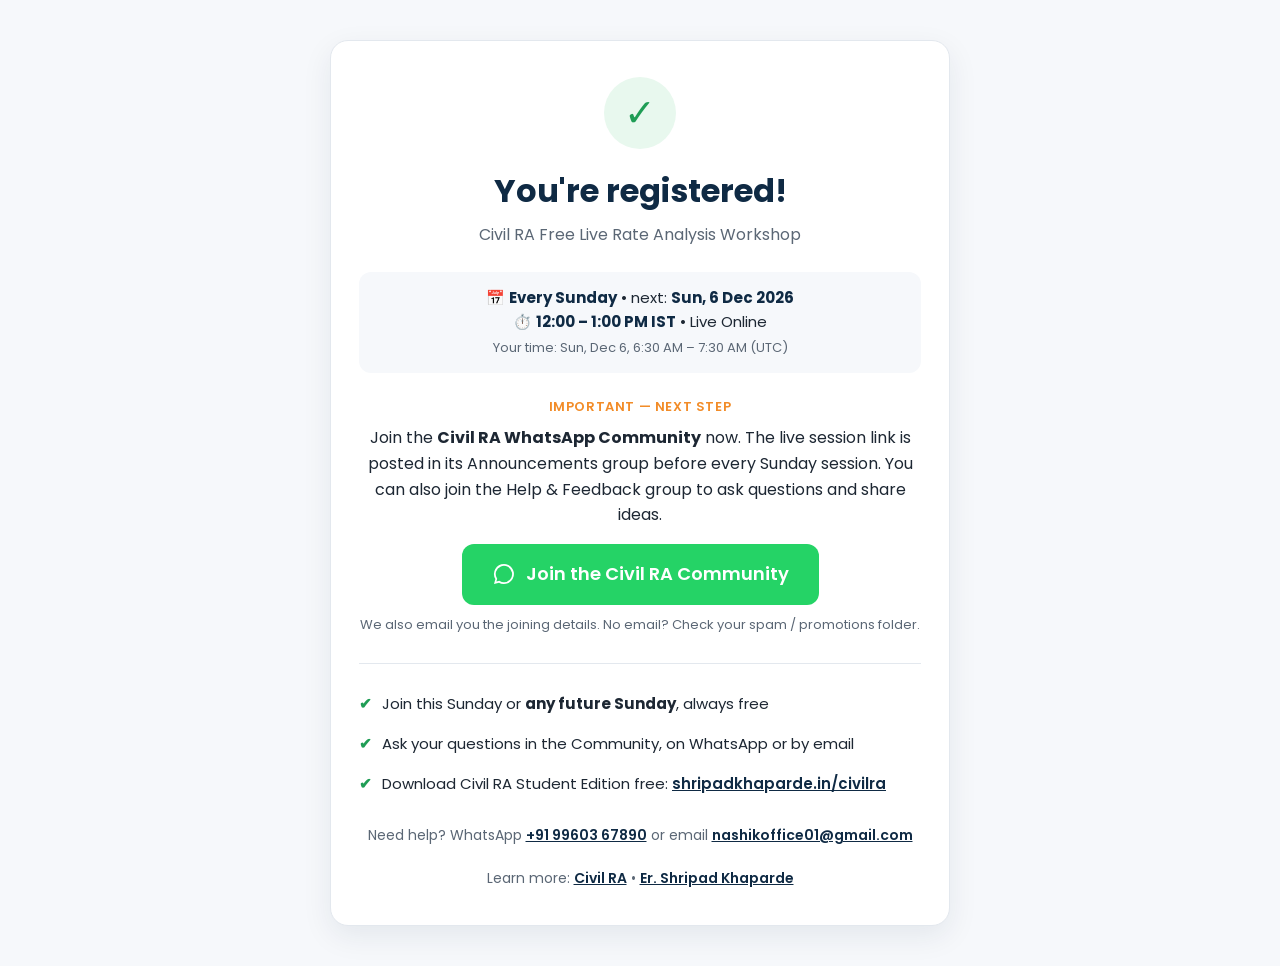
<file: thank-you.html>
<!DOCTYPE html>
<html lang="en">
<head>
<meta charset="UTF-8">
<meta name="viewport" content="width=device-width, initial-scale=1.0">
<meta name="robots" content="noindex">
<title>You're Registered! | Civil RA Free Live Workshop</title>
<link href="https://fonts.googleapis.com/css2?family=Poppins:wght@400;500;600;700&display=swap" rel="stylesheet">
<style>
  :root{--navy:#0f2a44;--orange:#f28c28;--green:#25d366;--green-d:#1ebe5b;--ink:#1d2733;--muted:#5b6775;--line:#e3e8ee;--bg:#f6f8fb}
  *{box-sizing:border-box;margin:0;padding:0}
  body{font-family:'Poppins',Arial,sans-serif;background:var(--bg);color:var(--ink);line-height:1.6;padding:40px 16px}
  .box{max-width:620px;margin:0 auto;background:#fff;border:1px solid var(--line);border-radius:18px;padding:36px 28px;
       text-align:center;box-shadow:0 10px 30px rgba(15,42,68,.08)}
  .tick{width:72px;height:72px;border-radius:50%;background:#e8f8ee;color:#1f9d55;font-size:38px;line-height:72px;margin:0 auto 16px}
  h1{color:var(--navy);font-size:clamp(24px,4.5vw,32px);margin-bottom:6px}
  .sub{color:var(--muted);margin-bottom:24px}
  .when{background:var(--bg);border-radius:12px;padding:14px;margin-bottom:24px;font-size:15px}
  .when b{color:var(--navy)}
  .step{font-size:13px;font-weight:600;color:var(--orange);letter-spacing:.6px;text-transform:uppercase;margin-bottom:8px}
  .wa{display:inline-flex;align-items:center;gap:10px;background:var(--green);color:#fff;text-decoration:none;font-weight:600;
      font-size:18px;padding:16px 30px;border-radius:12px;transition:.2s}
  .wa:hover{background:var(--green-d);transform:translateY(-1px)}
  .wa svg{width:24px;height:24px;fill:#fff}
  .note{font-size:13px;color:var(--muted);margin-top:10px}
  ul{list-style:none;text-align:left;margin:28px 0 8px;border-top:1px solid var(--line);padding-top:20px}
  li{padding:8px 0;font-size:15px}
  li::before{content:"✔";color:#1f9d55;font-weight:700;margin-right:10px}
  .contact{margin-top:20px;font-size:14px;color:var(--muted)}
  .contact a{color:var(--navy);font-weight:600}
</style>
</head>
<body>
  <div class="box">
    <div class="tick">✓</div>
    <h1>You're registered!</h1>
    <p class="sub">Civil RA Free Live Rate Analysis Workshop</p>

    <div class="when">
      📅 <b>Every Sunday</b> &bull; next: <b><span id="nextdate"></span></b><br>
      ⏱️ <b>12:00 – 1:00 PM IST</b> • Live Online
      <div id="localtime" style="font-size:13px;color:var(--muted);margin-top:4px"></div>
    </div>

    <div class="step">Important — next step</div>
    <p style="font-size:16px;margin-bottom:16px">Join the <b>Civil RA WhatsApp Community</b> now. The live session link is posted in its Announcements group before every Sunday session. You can also join the Help &amp; Feedback group to ask questions and share ideas.</p>
    <a class="wa" href="https://chat.whatsapp.com/DyjKajaLYvN5eCBIQol8RX" target="_blank" rel="noopener"><svg viewBox="0 0 24 24"><path d="M12 2a10 10 0 0 0-8.6 15.1L2 22l5-1.3A10 10 0 1 0 12 2zm0 18.2c-1.5 0-3-.4-4.3-1.2l-.3-.2-3 .8.8-2.9-.2-.3A8.2 8.2 0 1 1 12 20.2z"/></svg>Join the Civil RA Community</a>
    <p class="note">We also email you the joining details. No email? Check your spam / promotions folder.</p>

    <ul>
      <li>Join this Sunday or <b>any future Sunday</b>, always free</li>
      <li>Ask your questions in the Community, on WhatsApp or by email</li>
      <li>Download Civil RA Student Edition free: <a href="https://www.shripadkhaparde.in/civilra/" style="color:var(--navy);font-weight:600">shripadkhaparde.in/civilra</a></li>
    </ul>

    <p class="contact">Need help? WhatsApp <a href="https://wa.me/919960367890">+91 99603 67890</a> or email <a href="mailto:nashikoffice01@gmail.com">nashikoffice01@gmail.com</a></p>
    <p class="contact">Learn more: <a href="https://www.shripadkhaparde.in/civilra/" target="_blank" rel="noopener">Civil RA</a> &bull; <a href="https://www.shripadkhaparde.in/" target="_blank" rel="noopener">Er. Shripad Khaparde</a></p>
  </div>

<script>
  function nextSession(now){
    now = now || new Date();
    const ist = new Date(now.getTime() + 19800000);
    const daysToSun = (7 - ist.getUTCDay()) % 7;
    let start = new Date(Date.UTC(ist.getUTCFullYear(), ist.getUTCMonth(), ist.getUTCDate() + daysToSun, 6, 30));
    if (start.getTime() + 3600000 <= now.getTime()) start = new Date(start.getTime() + 7*864e5);
    return { start: start, end: new Date(start.getTime() + 3600000) };
  }
  const s = nextSession();
  document.getElementById('nextdate').textContent =
    s.start.toLocaleDateString('en-GB',{weekday:'short',day:'numeric',month:'short',year:'numeric',timeZone:'Asia/Kolkata'});
  try{
    const tz=Intl.DateTimeFormat().resolvedOptions().timeZone;
    if(tz!=='Asia/Calcutta' && tz!=='Asia/Kolkata'){
      document.getElementById('localtime').textContent='Your time: '+
        s.start.toLocaleString([],{weekday:'short',day:'numeric',month:'short',hour:'numeric',minute:'2-digit'})+' \u2013 '+
        s.end.toLocaleTimeString([],{hour:'numeric',minute:'2-digit'})+' ('+tz+')';
    }
  }catch(err){}
</script>
</body>
</html>
</file>
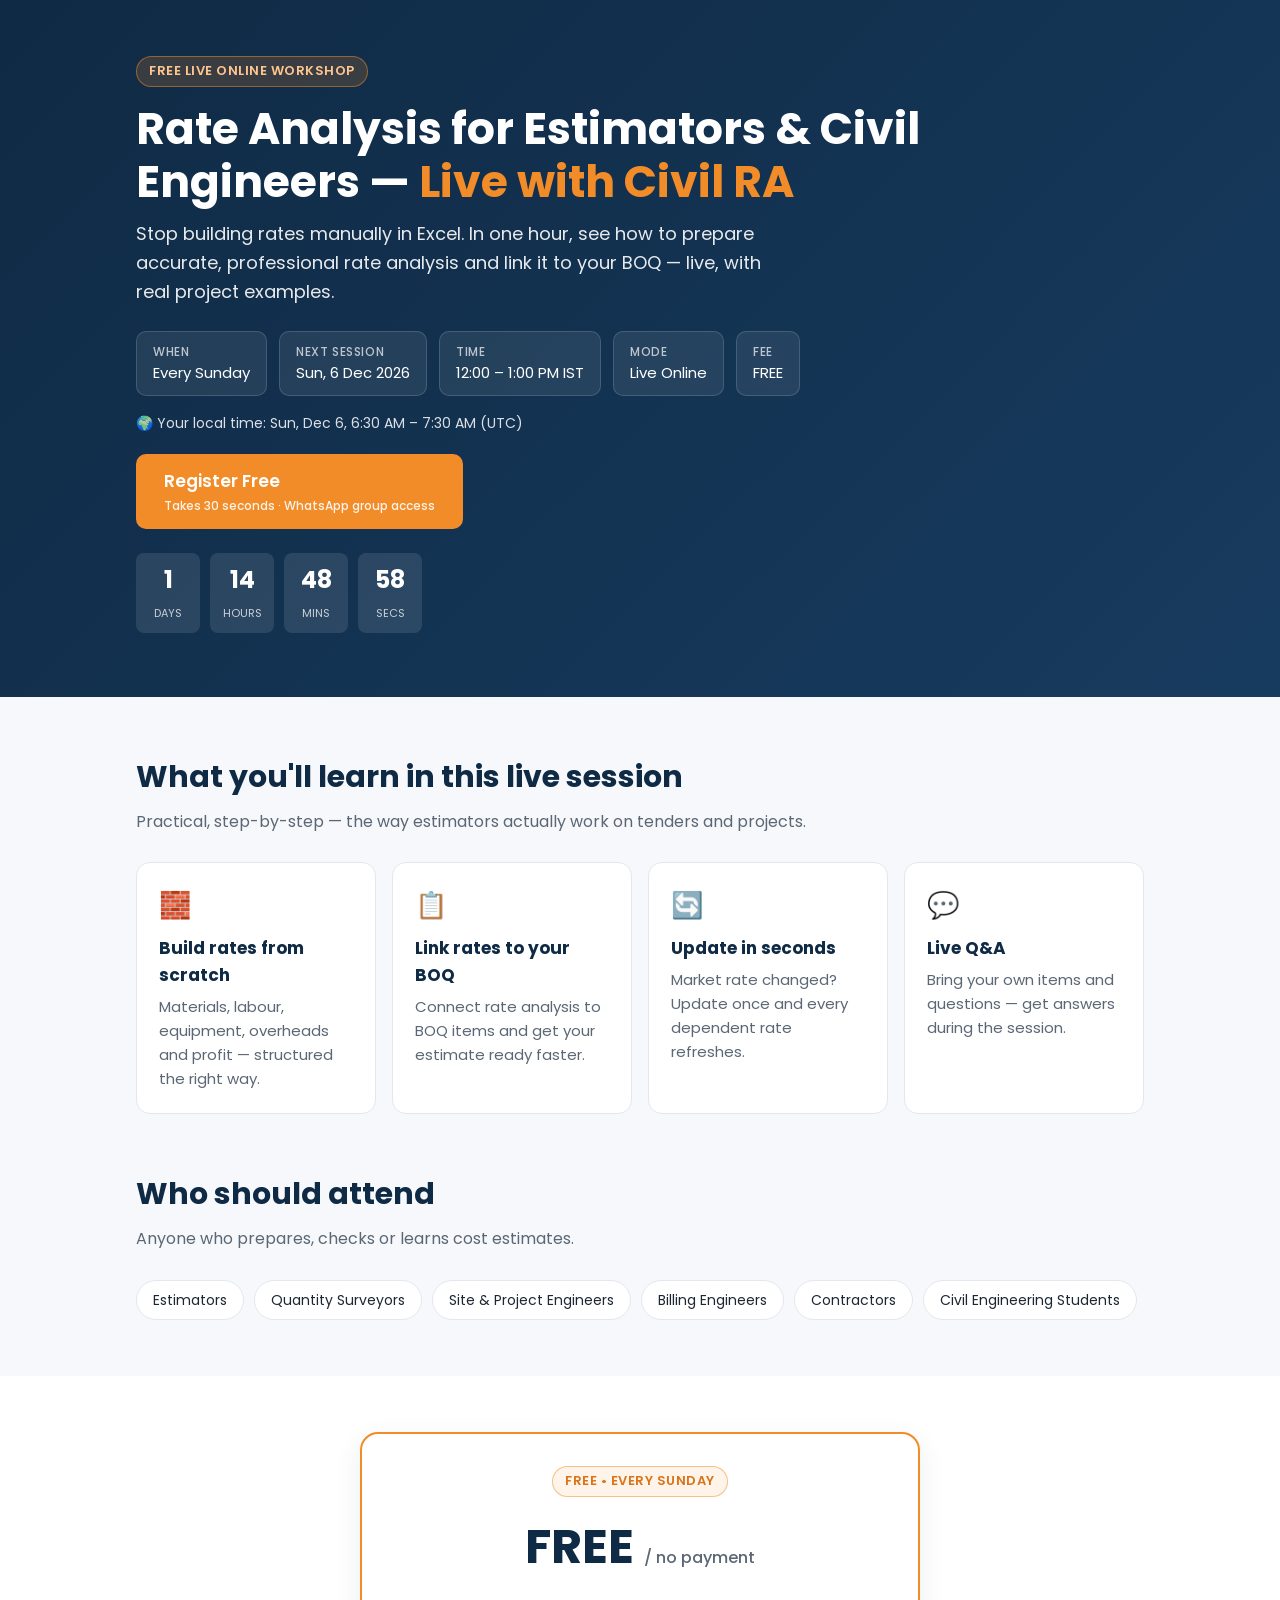
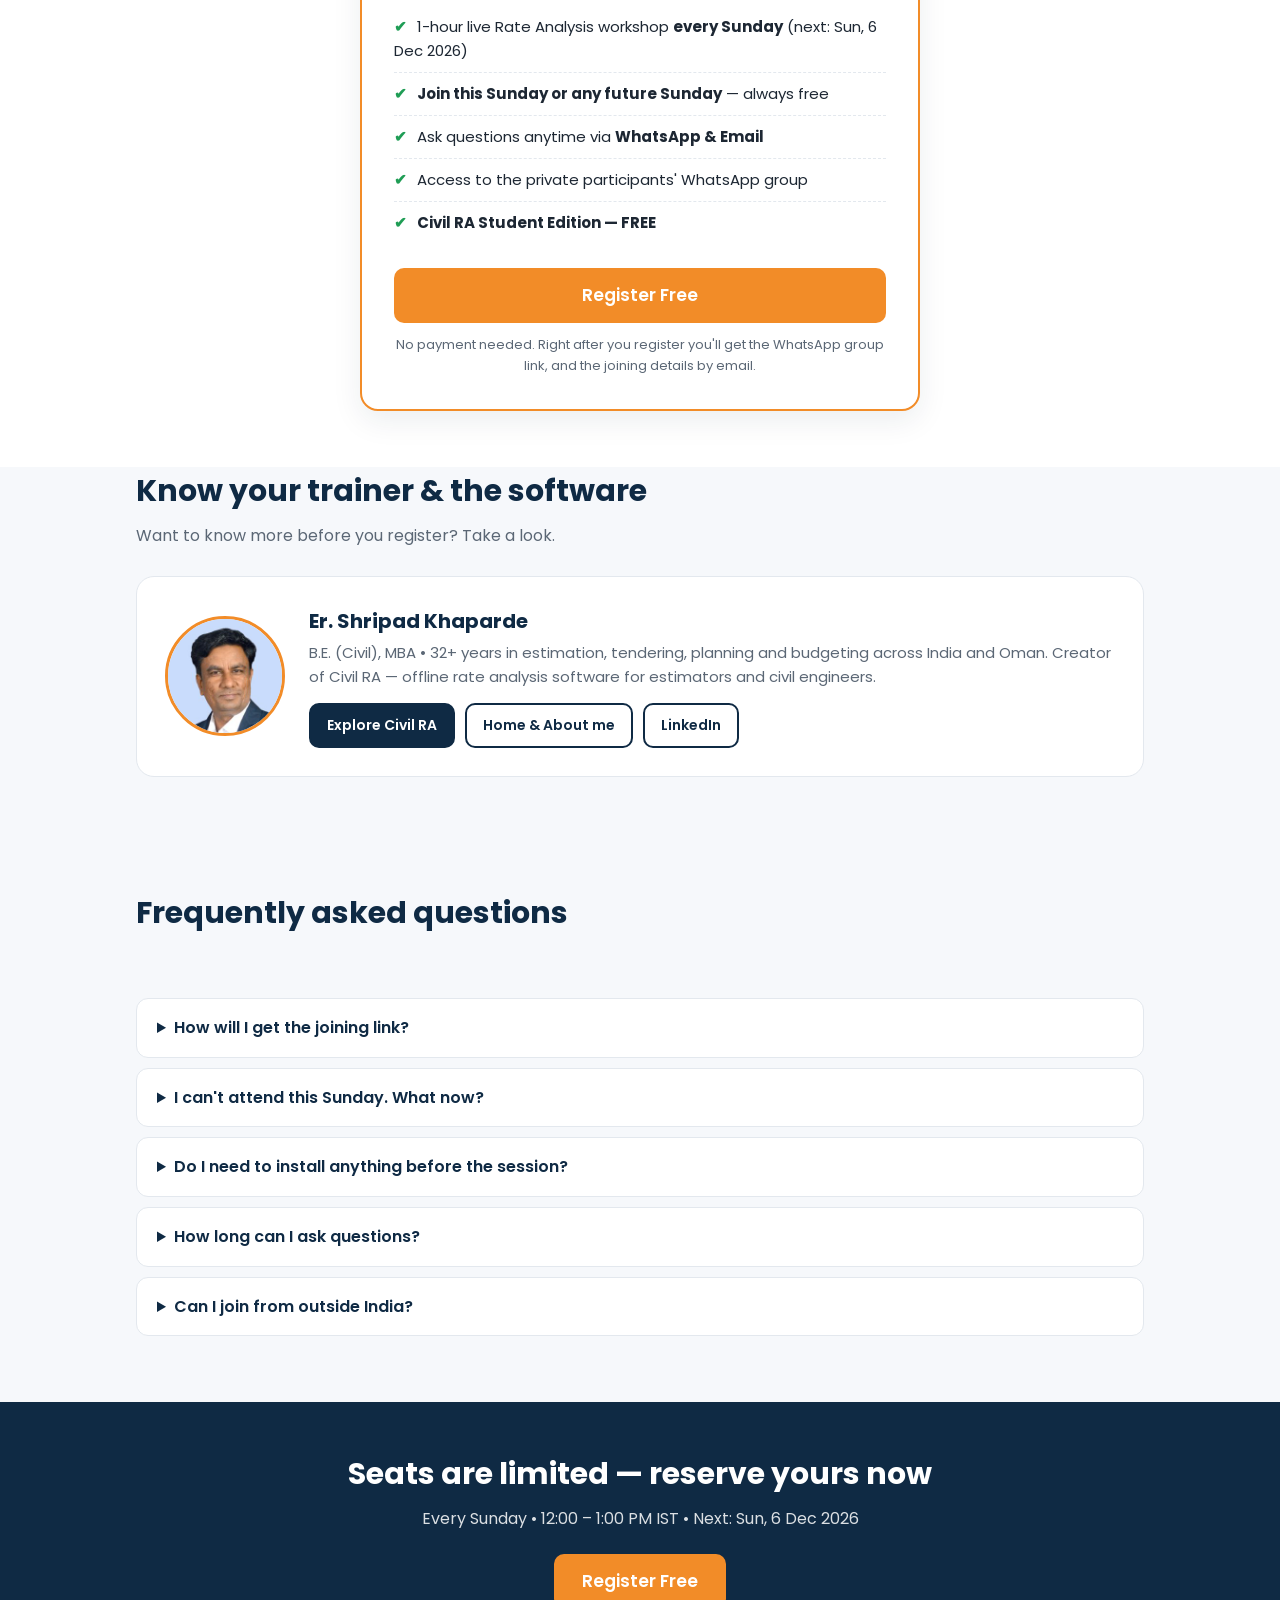
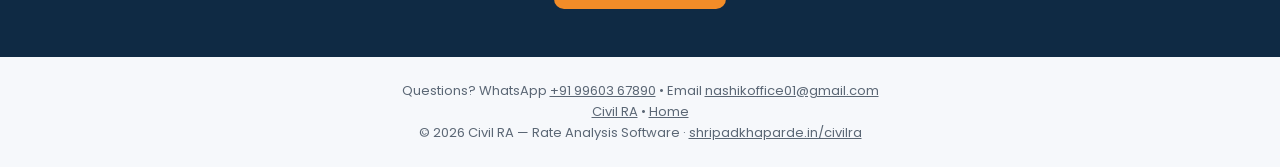
<file: webinar.html>
<!DOCTYPE html>
<html lang="en">
<head>
<meta charset="UTF-8">
<meta name="viewport" content="width=device-width, initial-scale=1.0">
<title>Live Rate Analysis Workshop for Engineers | Civil RA</title>
<meta name="description" content="1-hour live Rate Analysis workshop for estimators and civil engineers. Every Sunday, 12:00–1:00 PM IST. Free to join, with WhatsApp support and the free Civil RA Student Edition.">
<link href="https://fonts.googleapis.com/css2?family=Poppins:wght@400;500;600;700&display=swap" rel="stylesheet">
<style>
  :root{
    --navy:#0f2a44; --navy2:#173b5f; --orange:#f28c28; --orange-d:#d9741a;
    --ink:#1d2733; --muted:#5b6775; --line:#e3e8ee; --bg:#f6f8fb; --white:#fff; --green:#1f9d55;
  }
  *{box-sizing:border-box;margin:0;padding:0}
  body{font-family:'Poppins',Arial,sans-serif;color:var(--ink);background:var(--bg);line-height:1.6}
  a{color:inherit}
  .wrap{max-width:1040px;margin:0 auto;padding:0 16px}

  header.hero{background:linear-gradient(135deg,var(--navy),var(--navy2));color:#fff;padding:56px 0 64px}
  .tag{display:inline-block;background:rgba(242,140,40,.18);color:#ffc58f;border:1px solid rgba(242,140,40,.5);
       padding:4px 12px;border-radius:999px;font-size:13px;font-weight:600;letter-spacing:.5px}
  .hero h1{font-size:clamp(28px,5vw,44px);line-height:1.2;margin:16px 0 12px}
  .hero h1 span{color:var(--orange)}
  .hero p.lead{font-size:18px;opacity:.9;max-width:640px}
  .facts{display:flex;flex-wrap:wrap;gap:12px;margin:24px 0}
  .fact{background:rgba(255,255,255,.08);border:1px solid rgba(255,255,255,.15);border-radius:10px;padding:10px 16px;font-size:15px}
  .fact b{display:block;font-size:12px;opacity:.7;font-weight:500;text-transform:uppercase;letter-spacing:.6px}
  .localtime{font-size:14px;opacity:.85;margin-top:-8px;margin-bottom:20px}

  .btn{display:inline-block;background:var(--orange);color:#fff;text-decoration:none;font-weight:600;
       padding:14px 28px;border-radius:10px;font-size:17px;transition:.2s;border:none;cursor:pointer}
  .btn:hover{background:var(--orange-d);transform:translateY(-1px)}
  .btn small{display:block;font-size:12px;font-weight:500;opacity:.9}

  .countdown{display:flex;gap:10px;margin-top:24px}
  .cd{background:rgba(255,255,255,.1);border-radius:8px;padding:8px 12px;text-align:center;min-width:64px}
  .cd span{display:block;font-size:24px;font-weight:700}
  .cd em{font-style:normal;font-size:11px;opacity:.75;text-transform:uppercase}

  section{padding:56px 0}
  h2{font-size:clamp(22px,3.5vw,30px);margin-bottom:8px;color:var(--navy)}
  .sub{color:var(--muted);margin-bottom:28px}
  .grid{display:grid;grid-template-columns:repeat(auto-fit,minmax(230px,1fr));gap:16px}
  .card{background:var(--white);border:1px solid var(--line);border-radius:14px;padding:22px}
  .card .ic{font-size:26px;margin-bottom:8px}
  .card h3{font-size:17px;margin-bottom:6px;color:var(--navy)}
  .card p{color:var(--muted);font-size:15px}

  .who{display:flex;flex-wrap:wrap;gap:10px}
  .who span{background:#fff;border:1px solid var(--line);border-radius:999px;padding:8px 16px;font-size:14px}

  .price{background:var(--white);border:2px solid var(--orange);border-radius:18px;padding:32px;max-width:560px;margin:0 auto;text-align:center;
         box-shadow:0 10px 30px rgba(15,42,68,.08)}
  .price .amt{font-size:48px;font-weight:700;color:var(--navy)}
  .price .amt small{font-size:16px;color:var(--muted);font-weight:500}
  .price ul{list-style:none;text-align:left;margin:20px 0 24px}
  .price li{padding:9px 0;border-bottom:1px dashed var(--line);font-size:15px}
  .price li:last-child{border:none}
  .price li::before{content:"✔";color:var(--green);font-weight:700;margin-right:10px}
  .secure{font-size:13px;color:var(--muted);margin-top:12px}

  .faq details{background:#fff;border:1px solid var(--line);border-radius:12px;padding:16px 20px;margin-bottom:10px}
  .faq summary{font-weight:600;cursor:pointer;color:var(--navy)}
  .faq details p{margin-top:10px;color:var(--muted);font-size:15px}

  .about{background:#fff;border:1px solid var(--line);border-radius:18px;padding:28px;display:flex;gap:24px;align-items:center;flex-wrap:wrap}
  .about img{width:120px;height:120px;border-radius:50%;object-fit:cover;object-position:center top;border:3px solid var(--orange);background:var(--bg);flex-shrink:0}
  .about .txt{flex:1;min-width:240px}
  .about h3{color:var(--navy);font-size:20px;margin-bottom:4px}
  .about p{color:var(--muted);font-size:15px;margin-bottom:14px}
  .links{display:flex;flex-wrap:wrap;gap:10px}
  .links a{border:2px solid var(--navy);color:var(--navy);text-decoration:none;font-weight:600;font-size:14px;padding:9px 16px;border-radius:10px;transition:.2s}
  .links a:hover{background:var(--navy);color:#fff}
  .links a.pri{background:var(--navy);color:#fff}
  .cta-band{background:var(--navy);color:#fff;text-align:center;padding:48px 16px}
  .cta-band h2{color:#fff}
  footer{text-align:center;font-size:13px;color:var(--muted);padding:24px 16px}

  .sticky{position:fixed;left:0;right:0;bottom:0;background:#fff;border-top:1px solid var(--line);padding:10px 16px;
          display:none;align-items:center;justify-content:space-between;gap:12px;z-index:10}
  .sticky .btn{padding:10px 18px;font-size:15px}
  @media(max-width:640px){.sticky{display:flex} body{padding-bottom:70px}}
</style>
</head>
<body>

<header class="hero">
  <div class="wrap">
    <span class="tag">FREE LIVE ONLINE WORKSHOP</span>
    <h1>Rate Analysis for Estimators &amp; Civil Engineers — <span>Live with Civil RA</span></h1>
    <p class="lead">Stop building rates manually in Excel. In one hour, see how to prepare accurate, professional rate analysis and link it to your BOQ — live, with real project examples.</p>

    <div class="facts">
      <div class="fact"><b>When</b>Every Sunday</div>
      <div class="fact"><b>Next session</b><span class="nextdate">Sunday</span></div>
      <div class="fact"><b>Time</b>12:00 – 1:00 PM IST</div>
      <div class="fact"><b>Mode</b>Live Online</div>
      <div class="fact"><b>Fee</b>FREE</div>
    </div>
    <p class="localtime" id="localtime"></p>

    <a class="btn" href="https://forms.gle/DYfhT96SznYSKrqQ6">Register Free<small>Takes 30 seconds · WhatsApp group access</small></a>

    <div class="countdown" id="countdown">
      <div class="cd"><span id="d">0</span><em>Days</em></div>
      <div class="cd"><span id="h">0</span><em>Hours</em></div>
      <div class="cd"><span id="m">0</span><em>Mins</em></div>
      <div class="cd"><span id="s">0</span><em>Secs</em></div>
    </div>
  </div>
</header>

<section>
  <div class="wrap">
    <h2>What you'll learn in this live session</h2>
    <p class="sub">Practical, step-by-step — the way estimators actually work on tenders and projects.</p>
    <div class="grid">
      <div class="card"><div class="ic">🧱</div><h3>Build rates from scratch</h3><p>Materials, labour, equipment, overheads and profit — structured the right way.</p></div>
      <div class="card"><div class="ic">📋</div><h3>Link rates to your BOQ</h3><p>Connect rate analysis to BOQ items and get your estimate ready faster.</p></div>
      <div class="card"><div class="ic">🔄</div><h3>Update in seconds</h3><p>Market rate changed? Update once and every dependent rate refreshes.</p></div>
      <div class="card"><div class="ic">💬</div><h3>Live Q&amp;A</h3><p>Bring your own items and questions — get answers during the session.</p></div>
    </div>
  </div>
</section>

<section style="padding-top:0">
  <div class="wrap">
    <h2>Who should attend</h2>
    <p class="sub">Anyone who prepares, checks or learns cost estimates.</p>
    <div class="who">
      <span>Estimators</span><span>Quantity Surveyors</span><span>Site &amp; Project Engineers</span>
      <span>Billing Engineers</span><span>Contractors</span><span>Civil Engineering Students</span>
    </div>
  </div>
</section>

<section id="register" style="background:#fff">
  <div class="wrap">
    <div class="price">
      <span class="tag" style="color:var(--orange-d);background:#fff4ea">FREE • EVERY SUNDAY</span>
      <div class="amt" style="margin-top:12px">FREE <small>/ no payment</small></div>
      <ul>
        <li>1-hour live Rate Analysis workshop <b>every Sunday</b> (next: <span class="nextdate"></span>)</li>
        <li><b>Join this Sunday or any future Sunday</b> — always free</li>
        <li>Ask questions anytime via <b>WhatsApp &amp; Email</b></li>
        <li>Access to the private participants' WhatsApp group</li>
        <li><b>Civil RA Student Edition — FREE</b></li>
      </ul>
      <a class="btn" href="https://forms.gle/U5qUmrKFjrEXdGDKA" style="width:100%">Register Free</a>
      <p class="secure">No payment needed. Right after you register you'll get the WhatsApp group link, and the joining details by email.</p>
    </div>
  </div>
</section>

<section style="padding-top:0">
  <div class="wrap">
    <h2>Know your trainer &amp; the software</h2>
    <p class="sub">Want to know more before you register? Take a look.</p>
    <div class="about">
      <img src="[data-uri]" alt="Er. Shripad Khaparde">
      <div class="txt">
        <h3>Er. Shripad Khaparde</h3>
        <p>B.E. (Civil), MBA &bull; 32+ years in estimation, tendering, planning and budgeting across India and Oman. Creator of Civil RA &mdash; offline rate analysis software for estimators and civil engineers.</p>
        <div class="links">
          <a class="pri" href="https://www.shripadkhaparde.in/civilra/" target="_blank" rel="noopener">Explore Civil RA</a>
          <a href="https://www.shripadkhaparde.in/" target="_blank" rel="noopener">Home &amp; About me</a>
          <a href="https://www.linkedin.com/in/shripad-khaparde115268" target="_blank" rel="noopener">LinkedIn</a>
        </div>
      </div>
    </div>
  </div>
</section>

<section>
  <div class="wrap faq">
    <h2>Frequently asked questions</h2>
    <p class="sub">&nbsp;</p>
    <details><summary>How will I get the joining link?</summary><p>After you register you'll see the confirmation page with the WhatsApp group link. The live session link will be shared in the group and by email before the workshop.</p></details>
    <details><summary>I can't attend this Sunday. What now?</summary><p>The workshop runs every Sunday. Your registration is valid for any future Sunday session, so join next Sunday or whenever suits you free of charge.</p></details>
    <details><summary>Do I need to install anything before the session?</summary><p>No. Just join on a laptop or desktop for the best view. You'll receive the free Student Edition to practise after the workshop.</p></details>
    <details><summary>How long can I ask questions?</summary><p>You can send your questions via WhatsApp or email — our team will help you as you practise.</p></details>
    <details><summary>Can I join from outside India?</summary><p>Yes. The session is online — check the time in your country shown at the top of this page.</p></details>
  </div>
</section>

<div class="cta-band">
  <h2>Seats are limited — reserve yours now</h2>
  <p style="opacity:.85;margin:8px 0 22px">Every Sunday • 12:00 – 1:00 PM IST • Next: <span class="nextdate"></span></p>
  <a class="btn" href="https://forms.gle/U5qUmrKFjrEXdGDKA">Register Free</a>
</div>

<footer>
  Questions? WhatsApp <a href="https://wa.me/919960367890">+91 99603 67890</a> • Email <a href="mailto:nashikoffice01@gmail.com">nashikoffice01@gmail.com</a><br>
  <a href="https://www.shripadkhaparde.in/civilra/" target="_blank" rel="noopener">Civil RA</a> • <a href="https://www.shripadkhaparde.in/" target="_blank" rel="noopener">Home</a><br>
  © 2026 Civil RA — Rate Analysis Software · <a href="https://www.shripadkhaparde.in/civilra/" target="_blank" rel="noopener">shripadkhaparde.in/civilra</a>
</footer>

<div class="sticky">
  <div style="font-size:13px"><b>FREE</b> • Every Sunday, 12 PM IST</div>
  <a class="btn" href="https://forms.gle/U5qUmrKFjrEXdGDKA">Register</a>
</div>

<script>
  // Every Sunday, 12:00-1:00 PM IST (= 06:30-07:30 UTC). Finds the next session automatically.
  function nextSession(now){
    now = now || new Date();
    const ist = new Date(now.getTime() + 19800000);          // shift to IST, read with UTC getters
    const daysToSun = (7 - ist.getUTCDay()) % 7;
    let start = new Date(Date.UTC(ist.getUTCFullYear(), ist.getUTCMonth(), ist.getUTCDate() + daysToSun, 6, 30));
    if (start.getTime() + 3600000 <= now.getTime()) start = new Date(start.getTime() + 7*864e5);
    return { start: start, end: new Date(start.getTime() + 3600000) };
  }
  let s = nextSession(), start = s.start, end = s.end;

  document.querySelectorAll('.nextdate').forEach(function(el){
    el.textContent = start.toLocaleDateString('en-GB',{weekday:'short',day:'numeric',month:'short',year:'numeric',timeZone:'Asia/Kolkata'});
  });

  try{
    const opts={weekday:'short',day:'numeric',month:'short',hour:'numeric',minute:'2-digit'};
    const tz=Intl.DateTimeFormat().resolvedOptions().timeZone;
    if(tz!=='Asia/Calcutta' && tz!=='Asia/Kolkata'){
      document.getElementById('localtime').textContent =
        '\u{1F30D} Your local time: ' + start.toLocaleString([],opts) + ' \u2013 ' +
        end.toLocaleTimeString([],{hour:'numeric',minute:'2-digit'}) + ' (' + tz + ')';
    }
  }catch(e){}

  function tick(){
    const now = new Date();
    if (now >= end) { location.reload(); return; }            // session over: pick the following Sunday
    const diff = start - now;
    const box = document.getElementById('countdown');
    if(diff<=0){ box.innerHTML='<div class="cd" style="min-width:auto"><span style="font-size:16px">\u{1F534} Live now</span></div>'; setTimeout(tick,1000); return; }
    const d=Math.floor(diff/864e5), h=Math.floor(diff/36e5)%24, m=Math.floor(diff/6e4)%60, sec=Math.floor(diff/1e3)%60;
    document.getElementById('d').textContent=d; document.getElementById('h').textContent=h;
    document.getElementById('m').textContent=m; document.getElementById('s').textContent=sec;
    setTimeout(tick,1000);
  }
  tick();
</script>
</body>
</html>
</file>
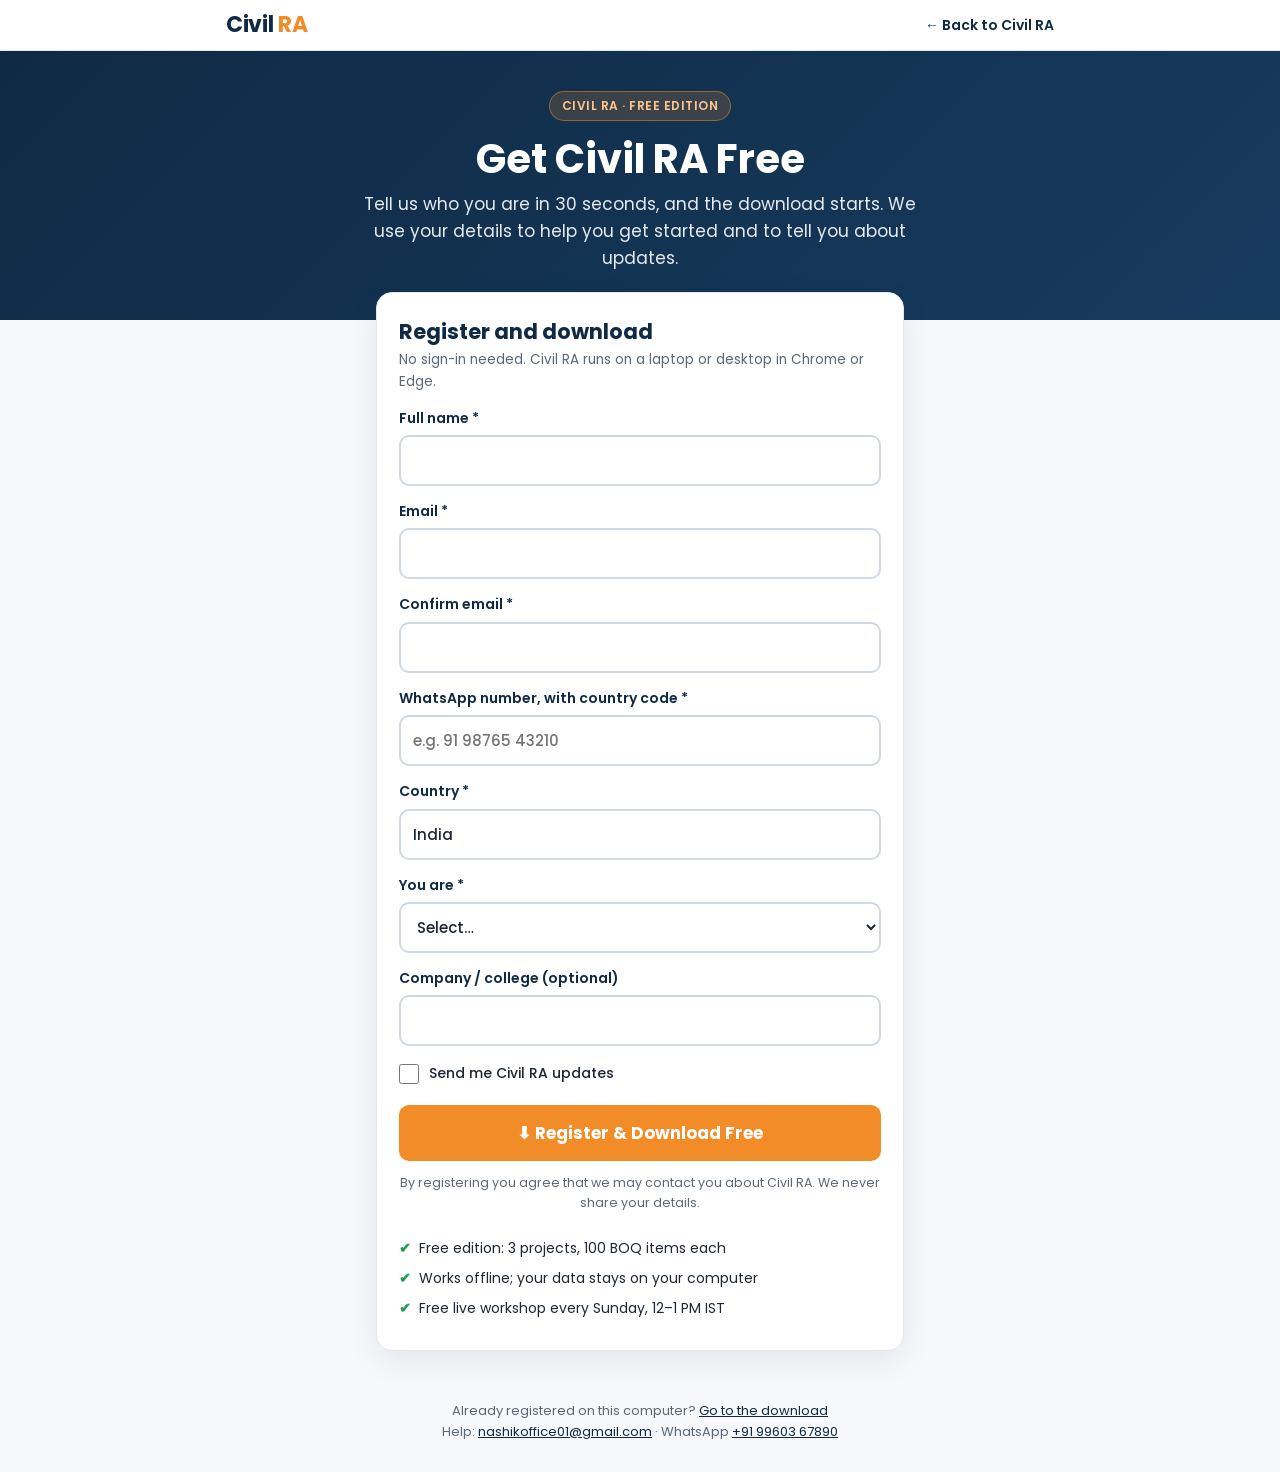
<file: civilra/free-download.html>
<!DOCTYPE html>
<html lang="en">
<head>
<meta charset="UTF-8">
<meta name="viewport" content="width=device-width, initial-scale=1.0">
<title>Get Civil RA Free — Register and Download</title>
<meta name="description" content="Download Civil RA Free edition: offline rate analysis and BOQ software for estimators and civil engineers. Register in 30 seconds.">
<link rel="preconnect" href="https://fonts.googleapis.com">
<link href="https://fonts.googleapis.com/css2?family=Poppins:wght@400;500;600;700&display=swap" rel="stylesheet">
<link rel="stylesheet" href="/site.css">
<style>
  /* Page-specific styles (work with or without site.css) */
  :root{--navy:#0f2a44;--navy2:#173b5f;--orange:#f28c28;--orange-d:#d9741a;--ink:#1d2733;--muted:#5b6775;--line:#e3e8ee;--bg:#f6f8fb}
  body{margin:0;font-family:'Poppins',Arial,sans-serif;color:var(--ink);background:var(--bg);line-height:1.6}
  .topbar{background:#fff;border-bottom:1px solid var(--line)}
  .topbar .in{max-width:860px;margin:0 auto;padding:12px 16px;display:flex;justify-content:space-between;align-items:center}
  .topbar .brand{font-weight:700;font-size:22px;color:var(--navy);text-decoration:none}
  .topbar .brand span{color:var(--orange)}
  .topbar .back{color:var(--navy);font-weight:600;text-decoration:none;font-size:14px}
  .fd-hero{background:linear-gradient(135deg,var(--navy),var(--navy2));color:#fff;text-align:center;padding:40px 16px 48px}
  .fd-hero .tag{display:inline-block;background:rgba(242,140,40,.18);color:#ffc58f;border:1px solid rgba(242,140,40,.5);padding:4px 12px;border-radius:999px;font-size:12px;font-weight:600;letter-spacing:.5px}
  .fd-hero h1{font-size:clamp(28px,5vw,40px);margin:14px 0 8px;line-height:1.2}
  .fd-hero p{max-width:560px;margin:0 auto;opacity:.9}
  .fd-wrap{max-width:560px;margin:-28px auto 40px;padding:0 16px}
  .fd-card{background:#fff;border:1px solid var(--line);border-radius:16px;padding:26px 22px;box-shadow:0 10px 30px rgba(15,42,68,.08)}
  .fd-card h2{margin:0 0 4px;font-size:21px;color:var(--navy)}
  .fd-card .small{font-size:13.5px;color:var(--muted);margin:0 0 14px}
  .fd-card label{display:block;font-weight:600;font-size:14px;color:var(--navy);margin-top:14px}
  .fd-card input,.fd-card select{display:block;width:100%;box-sizing:border-box;margin-top:6px;padding:12px;border:2px solid #cfd8e3;border-radius:10px;font:500 15px 'Poppins',Arial,sans-serif;background:#fff;color:var(--ink)}
  .fd-card input:focus,.fd-card select:focus{outline:none;border-color:var(--orange)}
  .fd-card .err{color:#c0392b;font-size:13px;margin-top:4px;display:none}
  .fd-btn{display:block;width:100%;margin-top:20px;background:var(--orange);color:#fff;border:0;border-radius:10px;padding:15px;font:700 17px 'Poppins',Arial,sans-serif;cursor:pointer}
  .fd-btn:hover{background:var(--orange-d)}
  .fd-btn[disabled]{opacity:.6;cursor:wait}
  .fd-note{font-size:12.5px;color:var(--muted);margin-top:12px;text-align:center}
  .fd-list{list-style:none;padding:0;margin:20px 0 0;font-size:14px}
  .fd-list li{padding:4px 0}
  .fd-list li::before{content:"✔";color:#1f9d55;font-weight:700;margin-right:8px}
  .fd-foot{text-align:center;font-size:13px;color:var(--muted);padding:10px 16px 30px}
  .fd-foot a{color:var(--navy)}
</style>
</head>
<body>

<div class="topbar"><div class="in">
  <a class="brand" href="/civilra/">Civil <span>RA</span></a>
  <a class="back" href="/civilra/">← Back to Civil RA</a>
</div></div>

<header class="fd-hero">
  <span class="tag">CIVIL RA · FREE EDITION</span>
  <h1>Get Civil RA Free</h1>
  <p>Tell us who you are in 30 seconds, and the download starts. We use your details to help you get started and to tell you about updates.</p>
</header>

<main class="fd-wrap">
  <form class="fd-card" id="regForm" novalidate>
    <h2>Register and download</h2>
    <p class="small">No sign-in needed. Civil RA runs on a laptop or desktop in Chrome or Edge.</p>

    <label for="f-name">Full name *</label>
    <input id="f-name" name="name" type="text" autocomplete="name" required>
    <div class="err" id="e-name">Please enter your name.</div>

    <label for="f-email">Email *</label>
    <input id="f-email" name="email" type="email" autocomplete="email" required>
    <div class="err" id="e-email">Please enter a valid email address.</div>

    <label for="f-email2">Confirm email *</label>
    <input id="f-email2" name="email2" type="email" autocomplete="off" required>
    <div class="err" id="e-email2">The two email addresses don't match.</div>

    <label for="f-phone">WhatsApp number, with country code *</label>
    <input id="f-phone" name="phone" type="tel" autocomplete="tel" placeholder="e.g. 91 98765 43210" required>
    <div class="err" id="e-phone">Please enter your number with country code (digits only).</div>

    <label for="f-country">Country *</label>
    <input id="f-country" name="country" type="text" autocomplete="country-name" value="India" required>
    <div class="err" id="e-country">Please enter your country.</div>

    <label for="f-role">You are *</label>
    <select id="f-role" name="role" required>
      <option value="">Select…</option>
      <option>Student</option>
      <option>Site Engineer</option>
      <option>Estimator</option>
      <option>Quantity Surveyor</option>
      <option>Planning / Billing Engineer</option>
      <option>Contractor</option>
      <option>Consultant</option>
      <option>Other</option>
    </select>
    <div class="err" id="e-role">Please choose one.</div>

    <label for="f-company">Company / college (optional)</label>
    <input id="f-company" name="company" type="text" autocomplete="organization">

    <label style="display:flex;gap:10px;align-items:center;font-weight:500;color:var(--ink);margin-top:16px;cursor:pointer">
      <input id="f-updates" type="checkbox" style="width:20px;height:20px;margin:0;flex:none"> Send me Civil RA updates
    </label>

    <button class="fd-btn" id="go" type="submit">⬇ Register &amp; Download Free</button>
    <p class="fd-note">By registering you agree that we may contact you about Civil RA. We never share your details.</p>

    <ul class="fd-list">
      <li>Free edition: 3 projects, 100 BOQ items each</li>
      <li>Works offline; your data stays on your computer</li>
      <li>Free live workshop every Sunday, 12–1 PM IST</li>
    </ul>
  </form>
</main>

<div class="fd-foot">
  Already registered on this computer? <a href="/civilra/get-civil-ra.html">Go to the download</a><br>
  Help: <a href="mailto:nashikoffice01@gmail.com">nashikoffice01@gmail.com</a> · WhatsApp <a href="https://wa.me/919960367890">+91 99603 67890</a>
</div>

<script>
(function(){
  // Google Form "Estimator Info": answers are sent straight to it (no sign-in, no cookies).
  var FORM_URL = 'https://docs.google.com/forms/d/e/1FAIpQLSexa-QBa53JmFxKyc3RSqEZpA0v3YFga-xRPtcqdXZgjG1uDw/formResponse';
  var F = { name:'entry.2009702656', phone:'entry.2031169580', email:'entry.1543463472', country:'entry.642287808',
            role:'entry.1325910548', company:'entry.891483458', updates:'entry.1796391726' };
  var NEXT = '/civilra/get-civil-ra.html';

  var form = document.getElementById('regForm'), btn = document.getElementById('go');
  function val(id){ return (document.getElementById(id).value || '').trim(); }
  function show(id, on){ document.getElementById(id).style.display = on ? 'block' : 'none'; }

  form.addEventListener('submit', function(e){
    e.preventDefault();
    var name = val('f-name'), email = val('f-email'), phone = val('f-phone').replace(/[^\d]/g,''), role = val('f-role'),
        country = val('f-country'), company = val('f-company');
    var okName = name.length >= 2,
        okEmail = /^[^\s@]+@[^\s@]+\.[^\s@]{2,}$/.test(email),
        okPhone = phone.length >= 10 && phone.length <= 15,
        okRole = !!role, okCountry = country.length >= 2,
        okEmail2 = okEmail && val('f-email2').toLowerCase() === email.toLowerCase();
    show('e-name', !okName); show('e-email', !okEmail); show('e-phone', !okPhone); show('e-role', !okRole); show('e-country', !okCountry); show('e-email2', okEmail && !okEmail2);
    if(!(okName && okEmail && okEmail2 && okPhone && okRole && okCountry)) return;

    btn.disabled = true; btn.textContent = 'Starting your download…';
    var data = new URLSearchParams();
    data.append(F.name, name); data.append(F.phone, phone); data.append(F.email, email);
    data.append(F.country, country); data.append(F.role, role);
    if (company) data.append(F.company, company);
    data.append(F.updates, document.getElementById('f-updates').checked ? 'Yes' : 'No');
    data.append('emailAddress', email);   // Google's own email box ("Collect email addresses: Responder input")

    var sent = false;
    try { sent = navigator.sendBeacon && navigator.sendBeacon(FORM_URL, data); } catch(err){}
    function go(){
      try { localStorage.setItem('civilra-registered','1'); } catch(err){}
      location.href = NEXT;
    }
    if (sent) { setTimeout(go, 400); return; }
    // Fallback when sendBeacon is not available
    fetch(FORM_URL, { method:'POST', mode:'no-cors', body:data }).catch(function(){}).then(function(){ setTimeout(go, 300); });
  });
})();
</script>
</body>
</html>
</file>
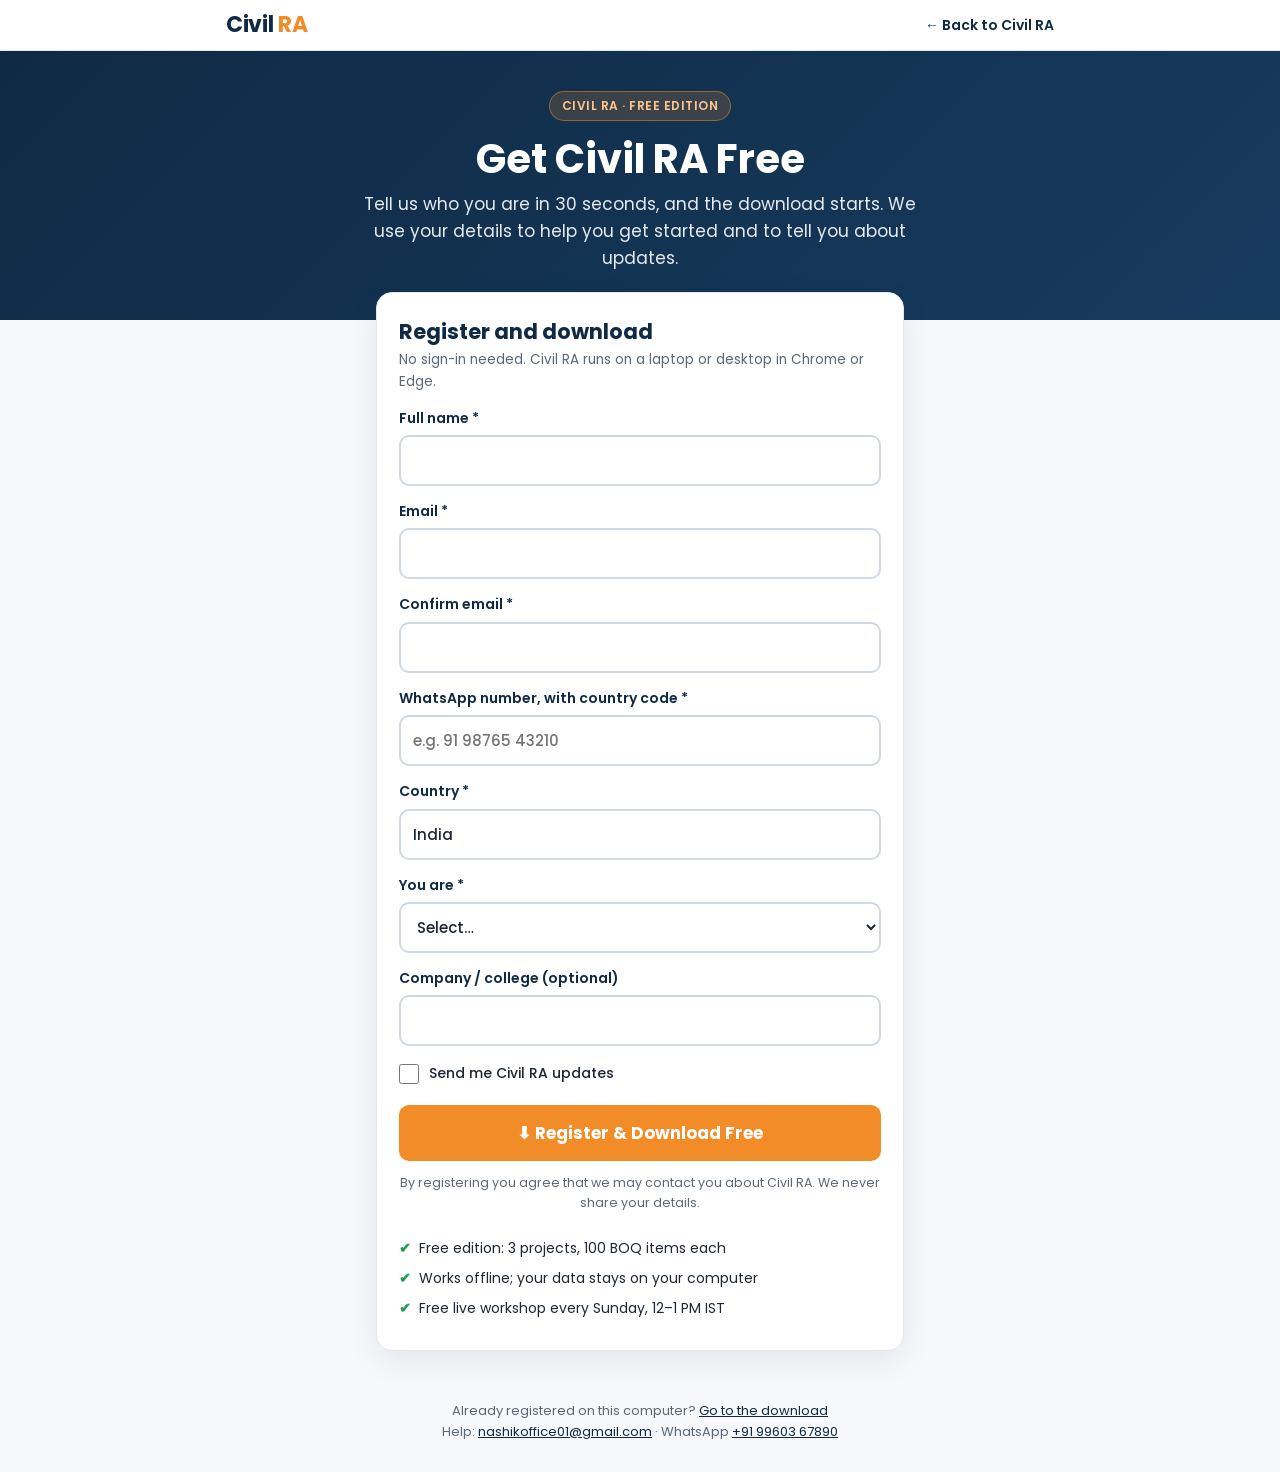
<file: civilra/get-civil-ra.html>
<!DOCTYPE html>
<html lang="en">
<head>
<meta charset="UTF-8">
<meta name="viewport" content="width=device-width, initial-scale=1.0">
<title>Download Civil RA – Rate Analysis Software (Free edition)</title>
<meta name="description" content="Download Civil RA, offline rate analysis and BOQ software for estimators and civil engineers. Free edition, no installation. By Er. Shripad Khaparde.">
<script>try{ if(localStorage.getItem("civilra-registered")!=="1"){ location.replace("/civilra/free-download.html"); } }catch(e){}</script>
<link rel="preconnect" href="https://fonts.googleapis.com">
<link href="https://fonts.googleapis.com/css2?family=Poppins:wght@400;500;600;700&display=swap" rel="stylesheet">
<link rel="stylesheet" href="/site.css">
</head>
<body>
<header class="hero center">
  <div class="wrap">
    <div style="font-weight:700;font-size:24px;margin-bottom:14px">Civil <span style="color:var(--orange)">RA</span> · Free edition</div>
    <h1>Your download is starting</h1>
    <p class="lead">Offline rate analysis &amp; BOQ software for estimators and civil engineers. No installation. Your data stays on your computer.</p>
    <a class="btn" id="dl" href="/civilra/download/Civil_RA.html" download="Civil_RA.html" style="font-size:19px;padding:16px 34px">⬇ Download Civil_RA.html</a>
    <div class="status" id="status">Your download should start automatically…</div>
  </div>
</header>

<main class="page">
<div class="wrap narrow" style="padding-top:36px;padding-bottom:10px">
  <h2 style="margin-top:0">How to start (2 minutes)</h2>
  <div class="stepline"><div class="n">1</div><div><p><b>Find the file.</b> Civil_RA.html is in your Downloads folder. Move it to a folder you will remember, such as Documents.</p>
    <span class="muted">Your browser may warn that an HTML file can harm your computer. This is a standard warning for this file type. Keep it.</span></div></div>
  <div class="stepline"><div class="n">2</div><div><p><b>Open it with Chrome or Edge.</b> Double-click the file, or right-click, Open with, Chrome or Edge. It works fully offline.</p></div></div>
  <div class="stepline"><div class="n">3</div><div><p><b>Register your name</b> when asked, then upload your BOQ Excel file to create your first project.</p></div></div>
  <div class="stepline"><div class="n">4</div><div><p><b>Keep your data safe.</b> Your projects are stored in that browser on that computer. Use <i>Backup</i> regularly, and always before clearing browser data.</p></div></div>
  <div class="stepline"><div class="n">5</div><div><p><b>To upgrade to Pro,</b> open <b>Licence &amp; terms</b> in the app, copy your <b>Device ID</b> and send it to us after payment, by email. We send you a key to paste into the same screen.</p>
    <span class="muted">You enter the key once. No password and no internet are needed afterwards.</span></div></div>

  <div class="grid" style="margin-top:26px">
    <div class="card"><h3>Free edition</h3>
      <ul class="ticks" style="margin-bottom:0"><li>Up to 3 projects, 100 BOQ items each</li><li>BOQ import, rate analysis, resource rates</li><li>Works offline on your PC</li><li>Excel exports are values only, with a "Prepared with Civil RA Free" footer</li></ul></div>
    <div class="card main"><h3>Need more?</h3>
      <ul class="ticks" style="margin-bottom:10px"><li><b>Pro:</b> all estimating features, 10 projects, Excel with live formulas</li><li><b>Team and Corporate:</b> more projects, merge backups, contractor budget cost codes</li><li>One-time licence, no subscription, 1 year free updates</li></ul>
      <a href="/civilra/#pricing" style="color:var(--orange-d);font-weight:700">See pricing and enquire →</a></div>
  </div>

  <div class="note">📄 New to Civil RA? Join the <a href="/webinar.html">live workshop every Sunday</a>, or watch the <a href="/civilra/#tutorials">video tutorial</a>.</div>

  <div class="card" style="margin-top:20px">
    <h3>Download didn't start?</h3>
    <p style="flex:none">Click the orange button above. If your browser opens the program instead of saving it, right-click the button → <b>Save link as…</b> and save it as <i>Civil_RA.html</i>.</p>
    <p class="hash" style="flex:none;margin-bottom:0">Version 2026-11-17.1 (offline edition) · SHA-256: a002e26bb9dd9c2019337cab3daf58aa63a251e3ef801ac5b869a9fdfd0faf86</p>
  </div>

  <div class="contact-box">
    <b>Help &amp; support</b><br>
    Er. Shripad Khaparde · <a href="mailto:nashikoffice01@gmail.com">nashikoffice01@gmail.com</a>
  </div>
</div>
</main>
<footer>
  <a href="/civilra/">Civil RA</a> · <a href="/">Home</a> · <a href="/civilra/support.html">Support</a> · <a href="/civilra/terms.html">Terms</a><br>
  © <span id="year"></span> Er. Shripad Khaparde. All rights reserved. Licensed, not sold.
</footer>

<script>document.getElementById("year").textContent = new Date().getFullYear();</script>
<script>
  // Start the download automatically (after the page has appeared).
  setTimeout(function(){
    try{
      document.getElementById('dl').click();
      document.getElementById('status').textContent = 'Download started. If nothing happened, click the orange button.';
    }catch(e){
      document.getElementById('status').textContent = 'Click the orange button to download.';
    }
  }, 1500);
</script>
<div class="contact-float"><a class="cf-wa" href="https://wa.me/919960367890?text=Hello%20Er.%20Shripad%2C%20I%20am%20on%20your%20website." target="_blank" rel="noopener" aria-label="Chat on WhatsApp"><svg viewBox="0 0 24 24"><path d="M12.04 2C6.58 2 2.13 6.45 2.13 11.91c0 1.75.46 3.45 1.32 4.95L2.05 22l5.25-1.38a9.9 9.9 0 0 0 4.74 1.21c5.46 0 9.91-4.45 9.91-9.91S17.5 2 12.04 2zm5.8 14.12c-.25.69-1.45 1.32-2 1.37-.51.05-1 .24-3.37-.7-2.84-1.12-4.65-4.03-4.79-4.22-.14-.19-1.15-1.53-1.15-2.92 0-1.39.73-2.07.99-2.35.26-.28.57-.35.76-.35h.55c.18 0 .42-.07.65.5.25.59.84 2.05.91 2.2.07.15.12.32.02.51-.1.19-.15.31-.29.48-.15.17-.31.37-.44.5-.15.15-.3.31-.13.6.17.29.76 1.25 1.63 2.03 1.12 1 2.06 1.31 2.35 1.46.29.14.46.12.63-.07.17-.2.73-.85.92-1.14.19-.29.39-.24.65-.14.27.1 1.7.8 1.99.95.29.14.48.22.55.34.07.12.07.7-.18 1.39z"/></svg><span>Chat on WhatsApp</span></a><a class="cf-mail" href="mailto:nashikoffice01@gmail.com?subject=Enquiry%20from%20website" aria-label="Email us"><svg viewBox="0 0 24 24"><path d="M20 4H4a2 2 0 0 0-2 2v12a2 2 0 0 0 2 2h16a2 2 0 0 0 2-2V6a2 2 0 0 0-2-2zm0 4-8 5-8-5V6l8 5 8-5v2z"/></svg><span>Email us</span></a></div>
<style>
#mp-bg{position:fixed;inset:0;background:rgba(15,42,68,.6);z-index:200;display:none;align-items:center;justify-content:center;padding:16px}
#mp-box{background:#fff;border-radius:14px;max-width:380px;width:100%;padding:22px;font-family:Poppins,Arial,sans-serif;box-shadow:0 10px 40px rgba(0,0,0,.35)}
#mp-box h3{margin:0 0 4px;font-size:19px;color:#0f2a44}
#mp-box p{margin:0 0 14px;font-size:14.5px;color:#4a5b6c}
#mp-box a,#mp-box button{display:block;width:100%;box-sizing:border-box;text-align:center;padding:12px;margin-top:9px;border-radius:9px;font:600 15.5px Poppins,Arial,sans-serif;text-decoration:none;cursor:pointer;border:2px solid #0f2a44;background:#fff;color:#0f2a44}
#mp-box a.pri{background:#f28c28;border-color:#f28c28}
#mp-box input{display:block;width:100%;box-sizing:border-box;padding:11px;margin-top:6px;border:2px solid #cfd8e3;border-radius:9px;font:500 15px Poppins,Arial,sans-serif}
#mp-box label{display:block;margin-top:12px;font-size:13.5px;color:#4a5b6c;font-weight:600}
#mp-box button.cl{border:0;color:#6b7a89;font-weight:500}
</style>
<div id="mp-bg"><div id="mp-box" role="dialog" aria-label="Send email"><h3>Send us an email</h3><p>Choose how you want to write to <b id="mp-a"></b></p>
<label for="mp-cc">CC a copy to (optional), e.g. your manager</label><input id="mp-cc" type="email" placeholder="manager@company.com" autocomplete="off">
<a class="pri" id="mp-g" target="_blank" rel="noopener">Open Gmail</a><a id="mp-o" target="_blank" rel="noopener">Open Outlook</a><a id="mp-d">Use my computer's mail app</a><button id="mp-c">Copy email address</button><button class="cl" id="mp-x">Close</button></div></div>
<script>
(function(){
  var bg=document.getElementById('mp-bg'), cur={};
  function build(){var cc=encodeURIComponent((document.getElementById('mp-cc').value||'').trim()), x=cc?'&cc='+cc:'';
    document.getElementById('mp-g').href='https://mail.google.com/mail/?view=cm&fs=1&to='+cur.to+'&su='+cur.su+'&body='+cur.bd+x;
    document.getElementById('mp-o').href='https://outlook.live.com/mail/0/deeplink/compose?to='+cur.to+'&subject='+cur.su+'&body='+cur.bd+x;
    document.getElementById('mp-d').href='mailto:'+cur.to+'?subject='+cur.su+'&body='+cur.bd+x;}
  document.getElementById('mp-cc').addEventListener('input',build);
  if(/Android|iPhone|iPad|iPod|Mobile/i.test(navigator.userAgent)) return;
  document.addEventListener('click',function(e){
    var a=e.target.closest&&e.target.closest('a[href^="mailto:"]'); if(!a) return;
    e.preventDefault();
    var h=a.getAttribute('href').replace(/&amp;/g,'&'), q=h.indexOf('?'), to=h.slice(7,q<0?undefined:q), p={};
    if(q>=0) h.slice(q+1).split('&').forEach(function(kv){var i=kv.indexOf('=');p[kv.slice(0,i)]=decodeURIComponent(kv.slice(i+1));});
    cur={to:to,su:encodeURIComponent(p.subject||''),bd:encodeURIComponent(p.body||'')};
    document.getElementById('mp-a').textContent=to;
    document.getElementById('mp-c').textContent='Copy email address';
    build();
    bg.style.display='flex';
  });
  document.getElementById('mp-x').onclick=function(){bg.style.display='none'};
  bg.addEventListener('click',function(e){if(e.target===bg)bg.style.display='none'});
  document.getElementById('mp-c').onclick=function(){var b=this,t=document.getElementById('mp-a').textContent;
    (navigator.clipboard?navigator.clipboard.writeText(t):Promise.reject()).then(function(){b.textContent='Copied: '+t},function(){b.textContent=t+' (copy manually)'});};
})();
</script>
</body>
</html>
</file>
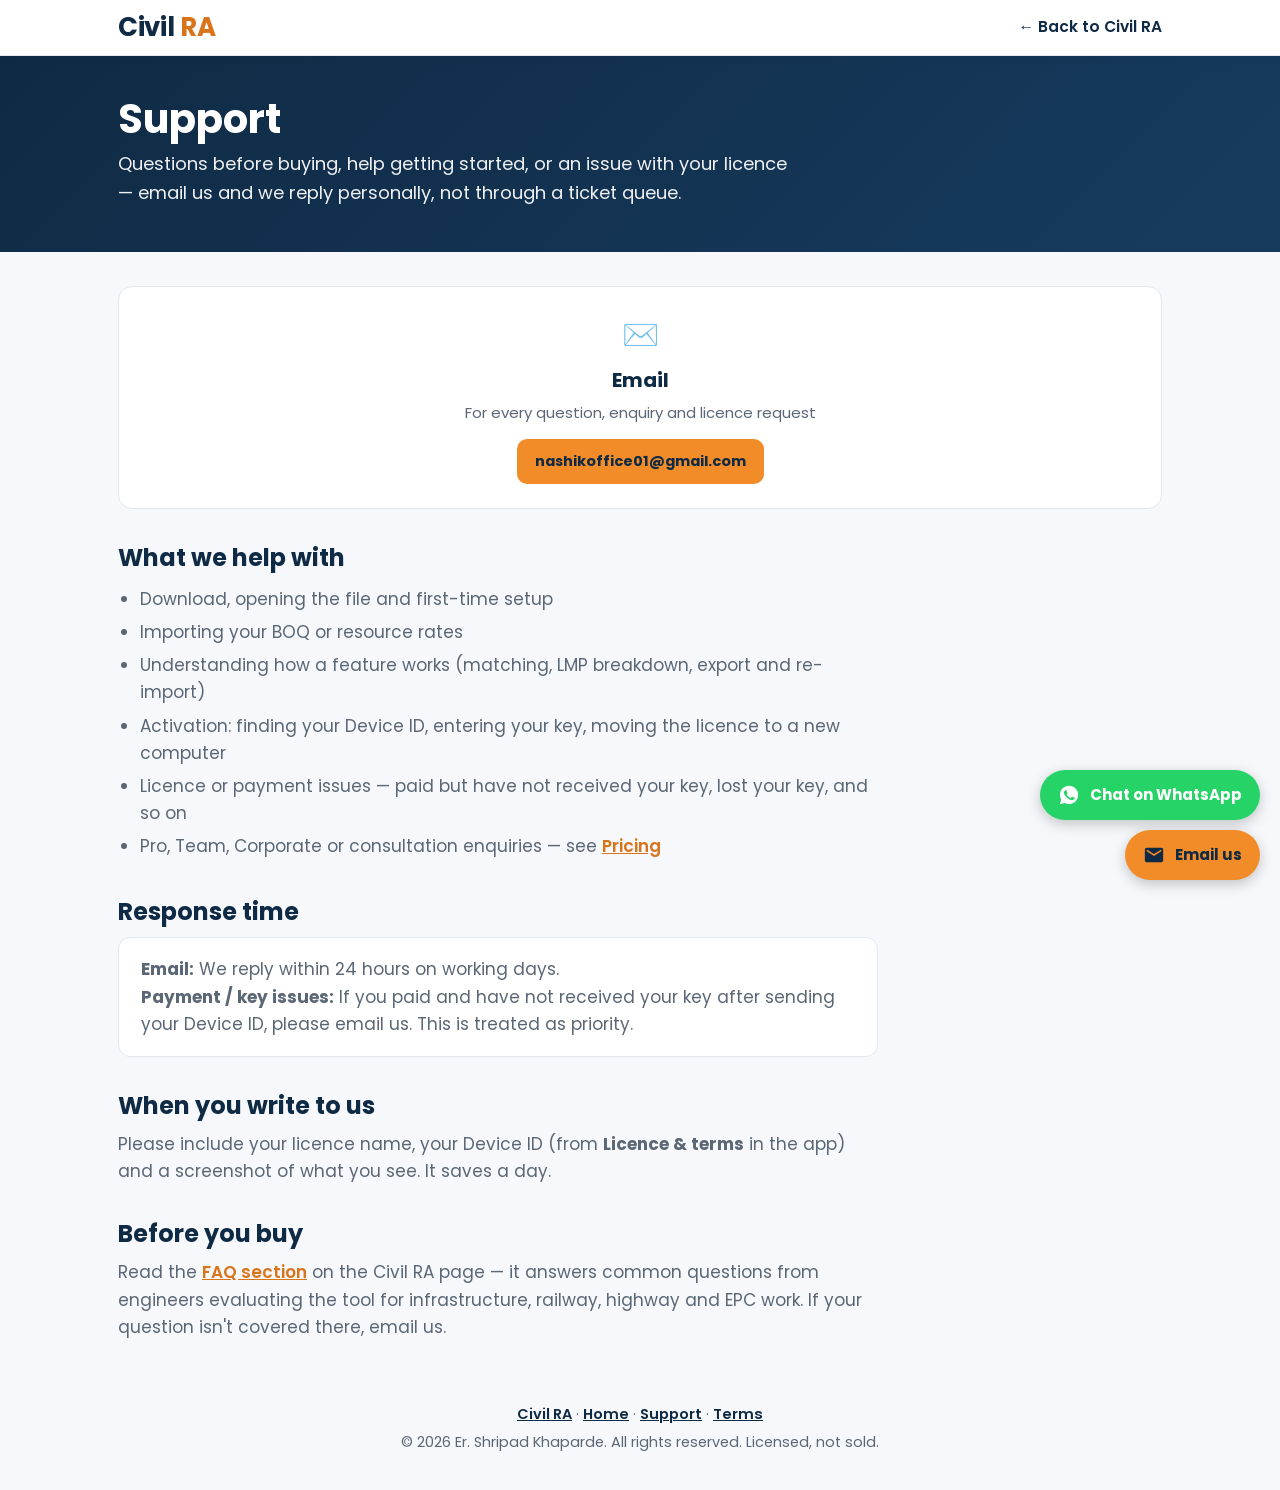
<file: civilra/support.html>
<!DOCTYPE html>
<html lang="en">
<head>
<meta charset="UTF-8">
<meta name="viewport" content="width=device-width, initial-scale=1.0">
<title>Support — Civil RA</title>
<meta name="description" content="Get support for Civil RA — BOQ rate analysis and construction estimation software. Contact by email.">
<link rel="preconnect" href="https://fonts.googleapis.com">
<link href="https://fonts.googleapis.com/css2?family=Poppins:wght@400;500;600;700&display=swap" rel="stylesheet">
<link rel="stylesheet" href="/site.css">
</head>
<body>
<header class="nav">
  <div class="nav-inner">
    <a class="brand" href="/civilra/">Civil <span>RA</span></a>
    <a class="back" href="/civilra/">← Back to Civil RA</a>
  </div>
</header>

<header class="hero small">
  <div class="wrap">
    <h1>Support</h1>
    <p class="lead" style="font-size:18px">Questions before buying, help getting started, or an issue with your licence — email us and we reply personally, not through a ticket queue.</p>
  </div>
</header>

<main class="page">
<div class="wrap" style="padding-top:34px;padding-bottom:20px">
  <div class="channel-grid">
    <div class="channel"><div class="ico">✉️</div><h3>Email</h3><p>For every question, enquiry and licence request</p><a class="btn" href="mailto:nashikoffice01@gmail.com" style="font-size:14.5px">nashikoffice01@gmail.com</a></div>
  </div>

  <div class="narrow">
    <h2>What we help with</h2>
    <ul>
      <li>Download, opening the file and first-time setup</li>
      <li>Importing your BOQ or resource rates</li>
      <li>Understanding how a feature works (matching, LMP breakdown, export and re-import)</li>
      <li>Activation: finding your Device ID, entering your key, moving the licence to a new computer</li>
      <li>Licence or payment issues — paid but have not received your key, lost your key, and so on</li>
      <li>Pro, Team, Corporate or consultation enquiries — see <a href="/civilra/#pricing">Pricing</a></li>
    </ul>

    <h2>Response time</h2>
    <div class="hours-box">
      <b>Email:</b> We reply within 24 hours on working days.<br>
      <b>Payment / key issues:</b> If you paid and have not received your key after sending your Device ID, please email us. This is treated as priority.
    </div>

    <h2>When you write to us</h2>
    <p>Please include your licence name, your Device ID (from <b>Licence &amp; terms</b> in the app) and a screenshot of what you see. It saves a day.</p>

    <h2>Before you buy</h2>
    <p>Read the <a href="/civilra/#faq">FAQ section</a> on the Civil RA page — it answers common questions from engineers evaluating the tool for infrastructure, railway, highway and EPC work. If your question isn't covered there, email us.</p>
  </div>
</div>
</main>
<footer>
  <a href="/civilra/">Civil RA</a> · <a href="/">Home</a> · <a href="/civilra/support.html">Support</a> · <a href="/civilra/terms.html">Terms</a><br>
  © <span id="year"></span> Er. Shripad Khaparde. All rights reserved. Licensed, not sold.
</footer>

<script>document.getElementById("year").textContent = new Date().getFullYear();</script>
<div class="contact-float"><a class="cf-wa" href="https://wa.me/919960367890?text=Hello%20Er.%20Shripad%2C%20I%20am%20on%20your%20website." target="_blank" rel="noopener" aria-label="Chat on WhatsApp"><svg viewBox="0 0 24 24"><path d="M12.04 2C6.58 2 2.13 6.45 2.13 11.91c0 1.75.46 3.45 1.32 4.95L2.05 22l5.25-1.38a9.9 9.9 0 0 0 4.74 1.21c5.46 0 9.91-4.45 9.91-9.91S17.5 2 12.04 2zm5.8 14.12c-.25.69-1.45 1.32-2 1.37-.51.05-1 .24-3.37-.7-2.84-1.12-4.65-4.03-4.79-4.22-.14-.19-1.15-1.53-1.15-2.92 0-1.39.73-2.07.99-2.35.26-.28.57-.35.76-.35h.55c.18 0 .42-.07.65.5.25.59.84 2.05.91 2.2.07.15.12.32.02.51-.1.19-.15.31-.29.48-.15.17-.31.37-.44.5-.15.15-.3.31-.13.6.17.29.76 1.25 1.63 2.03 1.12 1 2.06 1.31 2.35 1.46.29.14.46.12.63-.07.17-.2.73-.85.92-1.14.19-.29.39-.24.65-.14.27.1 1.7.8 1.99.95.29.14.48.22.55.34.07.12.07.7-.18 1.39z"/></svg><span>Chat on WhatsApp</span></a><a class="cf-mail" href="mailto:nashikoffice01@gmail.com?subject=Enquiry%20from%20website" aria-label="Email us"><svg viewBox="0 0 24 24"><path d="M20 4H4a2 2 0 0 0-2 2v12a2 2 0 0 0 2 2h16a2 2 0 0 0 2-2V6a2 2 0 0 0-2-2zm0 4-8 5-8-5V6l8 5 8-5v2z"/></svg><span>Email us</span></a></div>
<style>
#mp-bg{position:fixed;inset:0;background:rgba(15,42,68,.6);z-index:200;display:none;align-items:center;justify-content:center;padding:16px}
#mp-box{background:#fff;border-radius:14px;max-width:380px;width:100%;padding:22px;font-family:Poppins,Arial,sans-serif;box-shadow:0 10px 40px rgba(0,0,0,.35)}
#mp-box h3{margin:0 0 4px;font-size:19px;color:#0f2a44}
#mp-box p{margin:0 0 14px;font-size:14.5px;color:#4a5b6c}
#mp-box a,#mp-box button{display:block;width:100%;box-sizing:border-box;text-align:center;padding:12px;margin-top:9px;border-radius:9px;font:600 15.5px Poppins,Arial,sans-serif;text-decoration:none;cursor:pointer;border:2px solid #0f2a44;background:#fff;color:#0f2a44}
#mp-box a.pri{background:#f28c28;border-color:#f28c28}
#mp-box input{display:block;width:100%;box-sizing:border-box;padding:11px;margin-top:6px;border:2px solid #cfd8e3;border-radius:9px;font:500 15px Poppins,Arial,sans-serif}
#mp-box label{display:block;margin-top:12px;font-size:13.5px;color:#4a5b6c;font-weight:600}
#mp-box button.cl{border:0;color:#6b7a89;font-weight:500}
</style>
<div id="mp-bg"><div id="mp-box" role="dialog" aria-label="Send email"><h3>Send us an email</h3><p>Choose how you want to write to <b id="mp-a"></b></p>
<label for="mp-cc">CC a copy to (optional), e.g. your manager</label><input id="mp-cc" type="email" placeholder="manager@company.com" autocomplete="off">
<a class="pri" id="mp-g" target="_blank" rel="noopener">Open Gmail</a><a id="mp-o" target="_blank" rel="noopener">Open Outlook</a><a id="mp-d">Use my computer's mail app</a><button id="mp-c">Copy email address</button><button class="cl" id="mp-x">Close</button></div></div>
<script>
(function(){
  var bg=document.getElementById('mp-bg'), cur={};
  function build(){var cc=encodeURIComponent((document.getElementById('mp-cc').value||'').trim()), x=cc?'&cc='+cc:'';
    document.getElementById('mp-g').href='https://mail.google.com/mail/?view=cm&fs=1&to='+cur.to+'&su='+cur.su+'&body='+cur.bd+x;
    document.getElementById('mp-o').href='https://outlook.live.com/mail/0/deeplink/compose?to='+cur.to+'&subject='+cur.su+'&body='+cur.bd+x;
    document.getElementById('mp-d').href='mailto:'+cur.to+'?subject='+cur.su+'&body='+cur.bd+x;}
  document.getElementById('mp-cc').addEventListener('input',build);
  if(/Android|iPhone|iPad|iPod|Mobile/i.test(navigator.userAgent)) return;
  document.addEventListener('click',function(e){
    var a=e.target.closest&&e.target.closest('a[href^="mailto:"]'); if(!a) return;
    e.preventDefault();
    var h=a.getAttribute('href').replace(/&amp;/g,'&'), q=h.indexOf('?'), to=h.slice(7,q<0?undefined:q), p={};
    if(q>=0) h.slice(q+1).split('&').forEach(function(kv){var i=kv.indexOf('=');p[kv.slice(0,i)]=decodeURIComponent(kv.slice(i+1));});
    cur={to:to,su:encodeURIComponent(p.subject||''),bd:encodeURIComponent(p.body||'')};
    document.getElementById('mp-a').textContent=to;
    document.getElementById('mp-c').textContent='Copy email address';
    build();
    bg.style.display='flex';
  });
  document.getElementById('mp-x').onclick=function(){bg.style.display='none'};
  bg.addEventListener('click',function(e){if(e.target===bg)bg.style.display='none'});
  document.getElementById('mp-c').onclick=function(){var b=this,t=document.getElementById('mp-a').textContent;
    (navigator.clipboard?navigator.clipboard.writeText(t):Promise.reject()).then(function(){b.textContent='Copied: '+t},function(){b.textContent=t+' (copy manually)'});};
})();
</script>
</body>
</html>
</file>
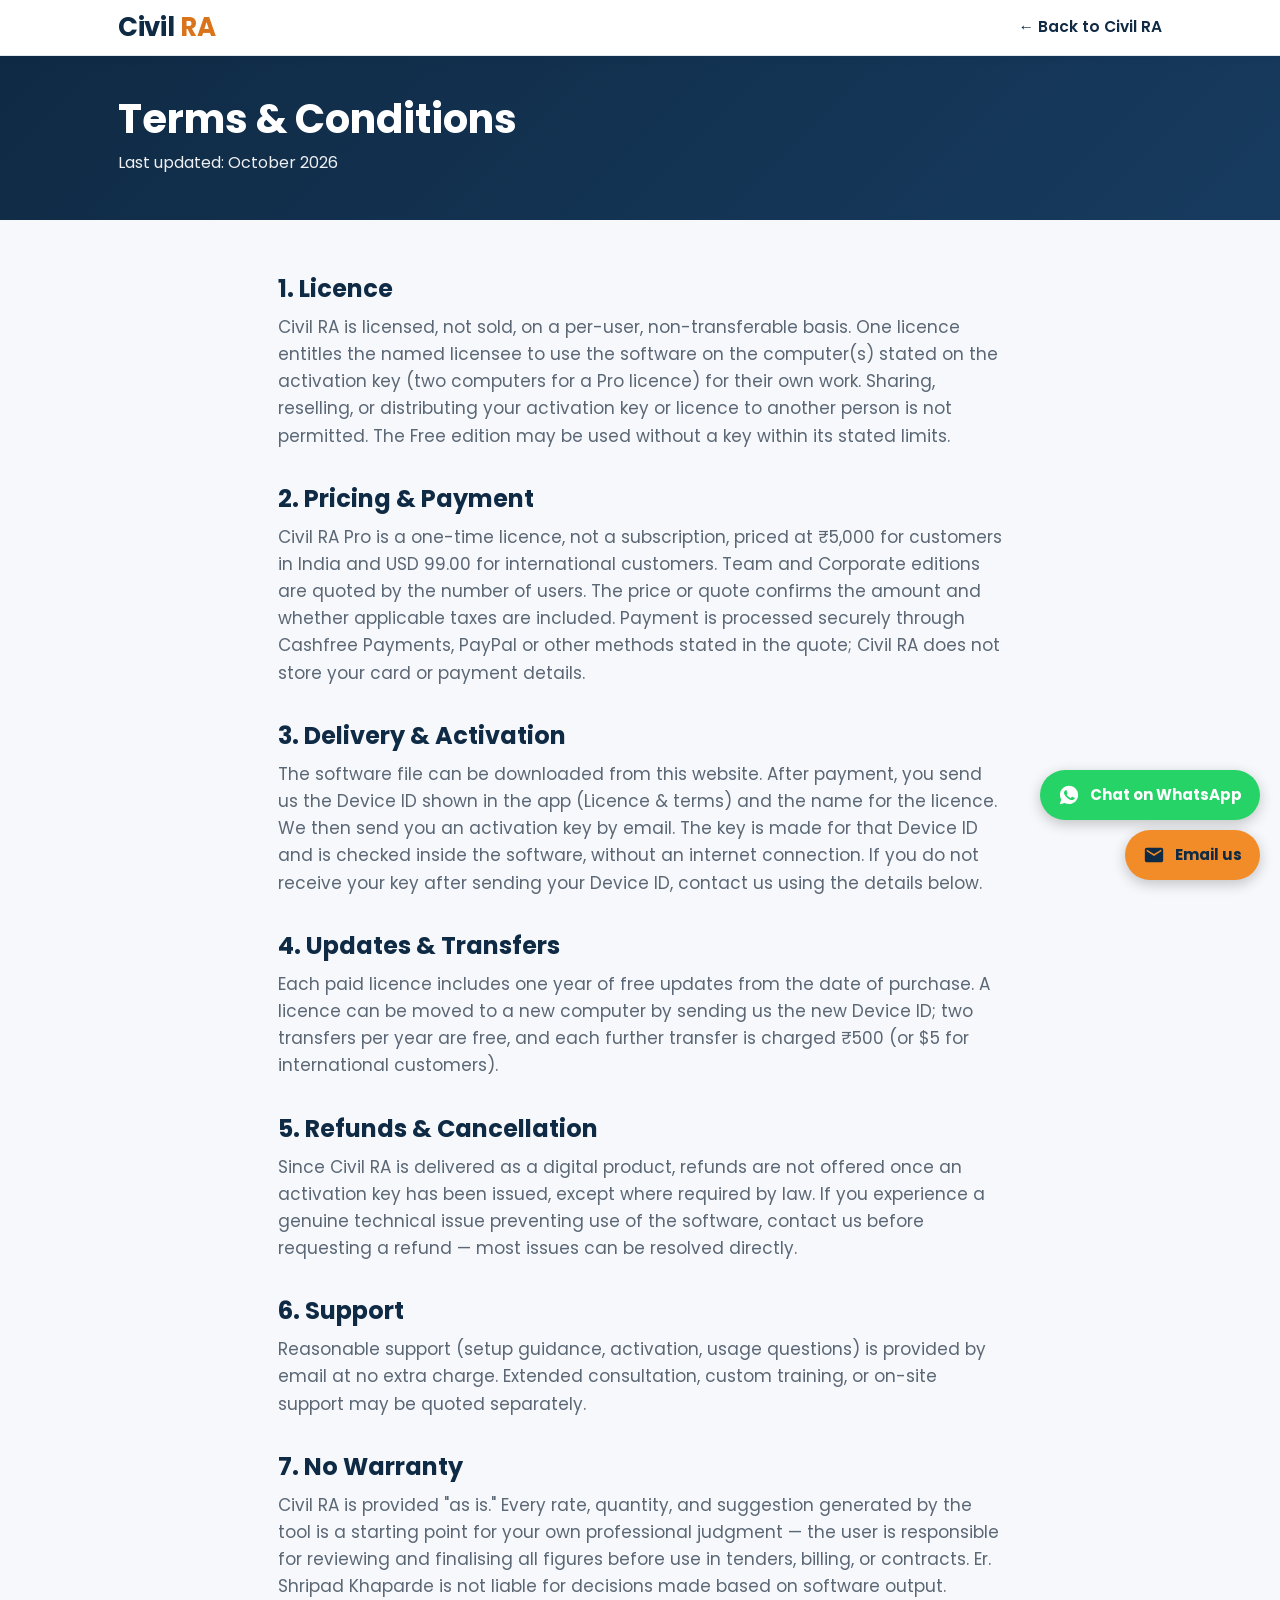
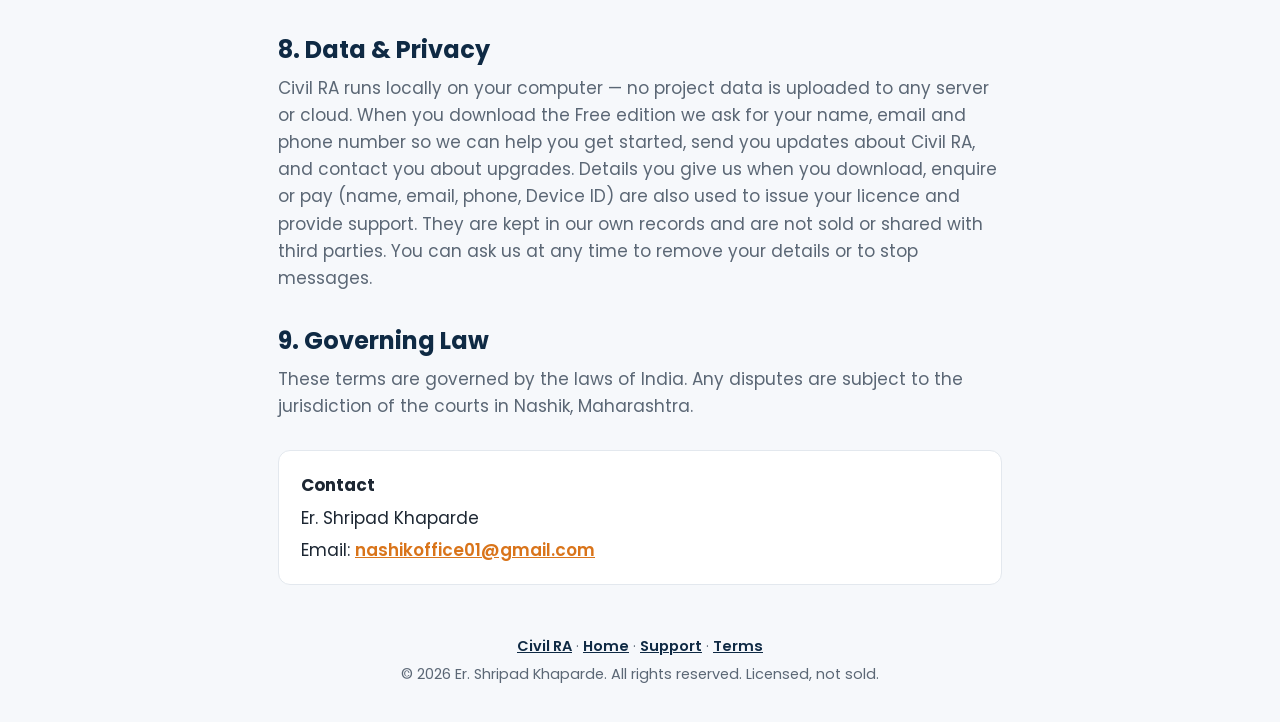
<file: civilra/terms.html>
<!DOCTYPE html>
<html lang="en">
<head>
<meta charset="UTF-8">
<meta name="viewport" content="width=device-width, initial-scale=1.0">
<title>Terms &amp; Conditions — Civil RA</title>
<meta name="description" content="Terms and conditions for the purchase and use of Civil RA — BOQ rate analysis and construction estimation software.">
<link rel="preconnect" href="https://fonts.googleapis.com">
<link href="https://fonts.googleapis.com/css2?family=Poppins:wght@400;500;600;700&display=swap" rel="stylesheet">
<link rel="stylesheet" href="/site.css">
</head>
<body>
<header class="nav">
  <div class="nav-inner">
    <a class="brand" href="/civilra/">Civil <span>RA</span></a>
    <a class="back" href="/civilra/">← Back to Civil RA</a>
  </div>
</header>

<header class="hero small">
  <div class="wrap">
    <h1>Terms &amp; Conditions</h1>
    <p class="lead" style="font-size:16px">Last updated: October 2026</p>
  </div>
</header>

<main class="page">
<div class="wrap narrow" style="padding-top:20px;padding-bottom:20px">
  <h2>1. Licence</h2>
  <p>Civil RA is licensed, not sold, on a per-user, non-transferable basis. One licence entitles the named licensee to use the software on the computer(s) stated on the activation key (two computers for a Pro licence) for their own work. Sharing, reselling, or distributing your activation key or licence to another person is not permitted. The Free edition may be used without a key within its stated limits.</p>

  <h2>2. Pricing &amp; Payment</h2>
  <p>Civil RA Pro is a one-time licence, not a subscription, priced at ₹5,000 for customers in India and USD 99.00 for international customers. Team and Corporate editions are quoted by the number of users. The price or quote confirms the amount and whether applicable taxes are included. Payment is processed securely through Cashfree Payments, PayPal or other methods stated in the quote; Civil RA does not store your card or payment details.</p>

  <h2>3. Delivery &amp; Activation</h2>
  <p>The software file can be downloaded from this website. After payment, you send us the Device ID shown in the app (Licence &amp; terms) and the name for the licence. We then send you an activation key by email. The key is made for that Device ID and is checked inside the software, without an internet connection. If you do not receive your key after sending your Device ID, contact us using the details below.</p>

  <h2>4. Updates &amp; Transfers</h2>
  <p>Each paid licence includes one year of free updates from the date of purchase. A licence can be moved to a new computer by sending us the new Device ID; two transfers per year are free, and each further transfer is charged ₹500 (or $5 for international customers).</p>

  <h2>5. Refunds &amp; Cancellation</h2>
  <p>Since Civil RA is delivered as a digital product, refunds are not offered once an activation key has been issued, except where required by law. If you experience a genuine technical issue preventing use of the software, contact us before requesting a refund — most issues can be resolved directly.</p>

  <h2>6. Support</h2>
  <p>Reasonable support (setup guidance, activation, usage questions) is provided by email at no extra charge. Extended consultation, custom training, or on-site support may be quoted separately.</p>

  <h2>7. No Warranty</h2>
  <p>Civil RA is provided "as is." Every rate, quantity, and suggestion generated by the tool is a starting point for your own professional judgment — the user is responsible for reviewing and finalising all figures before use in tenders, billing, or contracts. Er. Shripad Khaparde is not liable for decisions made based on software output.</p>

  <h2>8. Data &amp; Privacy</h2>
  <p>Civil RA runs locally on your computer — no project data is uploaded to any server or cloud. When you download the Free edition we ask for your name, email and phone number so we can help you get started, send you updates about Civil RA, and contact you about upgrades. Details you give us when you download, enquire or pay (name, email, phone, Device ID) are also used to issue your licence and provide support. They are kept in our own records and are not sold or shared with third parties. You can ask us at any time to remove your details or to stop messages.</p>

  <h2>9. Governing Law</h2>
  <p>These terms are governed by the laws of India. Any disputes are subject to the jurisdiction of the courts in Nashik, Maharashtra.</p>

  <div class="contact-box">
    <b>Contact</b><br>
    Er. Shripad Khaparde<br>
    Email: <a href="mailto:nashikoffice01@gmail.com">nashikoffice01@gmail.com</a>
  </div>
</div>
</main>
<footer>
  <a href="/civilra/">Civil RA</a> · <a href="/">Home</a> · <a href="/civilra/support.html">Support</a> · <a href="/civilra/terms.html">Terms</a><br>
  © <span id="year"></span> Er. Shripad Khaparde. All rights reserved. Licensed, not sold.
</footer>

<script>document.getElementById("year").textContent = new Date().getFullYear();</script>
<div class="contact-float"><a class="cf-wa" href="https://wa.me/919960367890?text=Hello%20Er.%20Shripad%2C%20I%20am%20on%20your%20website." target="_blank" rel="noopener" aria-label="Chat on WhatsApp"><svg viewBox="0 0 24 24"><path d="M12.04 2C6.58 2 2.13 6.45 2.13 11.91c0 1.75.46 3.45 1.32 4.95L2.05 22l5.25-1.38a9.9 9.9 0 0 0 4.74 1.21c5.46 0 9.91-4.45 9.91-9.91S17.5 2 12.04 2zm5.8 14.12c-.25.69-1.45 1.32-2 1.37-.51.05-1 .24-3.37-.7-2.84-1.12-4.65-4.03-4.79-4.22-.14-.19-1.15-1.53-1.15-2.92 0-1.39.73-2.07.99-2.35.26-.28.57-.35.76-.35h.55c.18 0 .42-.07.65.5.25.59.84 2.05.91 2.2.07.15.12.32.02.51-.1.19-.15.31-.29.48-.15.17-.31.37-.44.5-.15.15-.3.31-.13.6.17.29.76 1.25 1.63 2.03 1.12 1 2.06 1.31 2.35 1.46.29.14.46.12.63-.07.17-.2.73-.85.92-1.14.19-.29.39-.24.65-.14.27.1 1.7.8 1.99.95.29.14.48.22.55.34.07.12.07.7-.18 1.39z"/></svg><span>Chat on WhatsApp</span></a><a class="cf-mail" href="mailto:nashikoffice01@gmail.com?subject=Enquiry%20from%20website" aria-label="Email us"><svg viewBox="0 0 24 24"><path d="M20 4H4a2 2 0 0 0-2 2v12a2 2 0 0 0 2 2h16a2 2 0 0 0 2-2V6a2 2 0 0 0-2-2zm0 4-8 5-8-5V6l8 5 8-5v2z"/></svg><span>Email us</span></a></div>
<style>
#mp-bg{position:fixed;inset:0;background:rgba(15,42,68,.6);z-index:200;display:none;align-items:center;justify-content:center;padding:16px}
#mp-box{background:#fff;border-radius:14px;max-width:380px;width:100%;padding:22px;font-family:Poppins,Arial,sans-serif;box-shadow:0 10px 40px rgba(0,0,0,.35)}
#mp-box h3{margin:0 0 4px;font-size:19px;color:#0f2a44}
#mp-box p{margin:0 0 14px;font-size:14.5px;color:#4a5b6c}
#mp-box a,#mp-box button{display:block;width:100%;box-sizing:border-box;text-align:center;padding:12px;margin-top:9px;border-radius:9px;font:600 15.5px Poppins,Arial,sans-serif;text-decoration:none;cursor:pointer;border:2px solid #0f2a44;background:#fff;color:#0f2a44}
#mp-box a.pri{background:#f28c28;border-color:#f28c28}
#mp-box input{display:block;width:100%;box-sizing:border-box;padding:11px;margin-top:6px;border:2px solid #cfd8e3;border-radius:9px;font:500 15px Poppins,Arial,sans-serif}
#mp-box label{display:block;margin-top:12px;font-size:13.5px;color:#4a5b6c;font-weight:600}
#mp-box button.cl{border:0;color:#6b7a89;font-weight:500}
</style>
<div id="mp-bg"><div id="mp-box" role="dialog" aria-label="Send email"><h3>Send us an email</h3><p>Choose how you want to write to <b id="mp-a"></b></p>
<label for="mp-cc">CC a copy to (optional), e.g. your manager</label><input id="mp-cc" type="email" placeholder="manager@company.com" autocomplete="off">
<a class="pri" id="mp-g" target="_blank" rel="noopener">Open Gmail</a><a id="mp-o" target="_blank" rel="noopener">Open Outlook</a><a id="mp-d">Use my computer's mail app</a><button id="mp-c">Copy email address</button><button class="cl" id="mp-x">Close</button></div></div>
<script>
(function(){
  var bg=document.getElementById('mp-bg'), cur={};
  function build(){var cc=encodeURIComponent((document.getElementById('mp-cc').value||'').trim()), x=cc?'&cc='+cc:'';
    document.getElementById('mp-g').href='https://mail.google.com/mail/?view=cm&fs=1&to='+cur.to+'&su='+cur.su+'&body='+cur.bd+x;
    document.getElementById('mp-o').href='https://outlook.live.com/mail/0/deeplink/compose?to='+cur.to+'&subject='+cur.su+'&body='+cur.bd+x;
    document.getElementById('mp-d').href='mailto:'+cur.to+'?subject='+cur.su+'&body='+cur.bd+x;}
  document.getElementById('mp-cc').addEventListener('input',build);
  if(/Android|iPhone|iPad|iPod|Mobile/i.test(navigator.userAgent)) return;
  document.addEventListener('click',function(e){
    var a=e.target.closest&&e.target.closest('a[href^="mailto:"]'); if(!a) return;
    e.preventDefault();
    var h=a.getAttribute('href').replace(/&amp;/g,'&'), q=h.indexOf('?'), to=h.slice(7,q<0?undefined:q), p={};
    if(q>=0) h.slice(q+1).split('&').forEach(function(kv){var i=kv.indexOf('=');p[kv.slice(0,i)]=decodeURIComponent(kv.slice(i+1));});
    cur={to:to,su:encodeURIComponent(p.subject||''),bd:encodeURIComponent(p.body||'')};
    document.getElementById('mp-a').textContent=to;
    document.getElementById('mp-c').textContent='Copy email address';
    build();
    bg.style.display='flex';
  });
  document.getElementById('mp-x').onclick=function(){bg.style.display='none'};
  bg.addEventListener('click',function(e){if(e.target===bg)bg.style.display='none'});
  document.getElementById('mp-c').onclick=function(){var b=this,t=document.getElementById('mp-a').textContent;
    (navigator.clipboard?navigator.clipboard.writeText(t):Promise.reject()).then(function(){b.textContent='Copied: '+t},function(){b.textContent=t+' (copy manually)'});};
})();
</script>
</body>
</html>
</file>
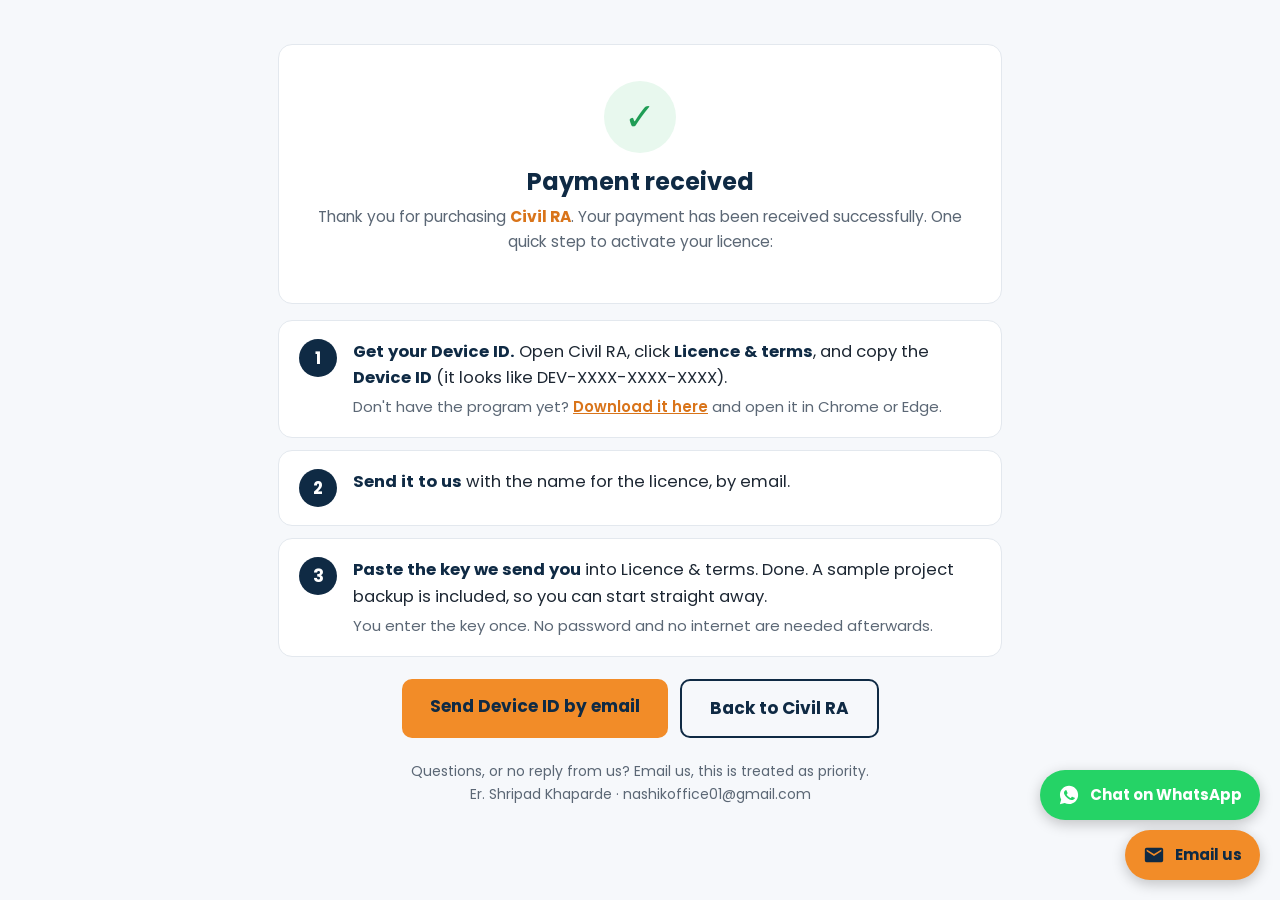
<file: civilra/thank-you.html>
<!DOCTYPE html>
<html lang="en">
<head>
<meta charset="UTF-8">
<meta name="viewport" content="width=device-width, initial-scale=1.0">
<title>Payment Received — Civil RA</title>
<meta name="description" content="Payment received for Civil RA. Next step: send us your Device ID to get your activation key.">
<meta name="robots" content="noindex">
<link rel="preconnect" href="https://fonts.googleapis.com">
<link href="https://fonts.googleapis.com/css2?family=Poppins:wght@400;500;600;700&display=swap" rel="stylesheet">
<link rel="stylesheet" href="/site.css">
</head>
<body style="background:var(--bg)">
<main class="page">
<div class="wrap narrow" style="padding-top:44px;padding-bottom:30px">
  <div class="card" style="text-align:center;padding:36px 28px">
    <div class="tick-circle">✓</div>
    <h2 style="margin:0 0 8px">Payment received</h2>
    <p style="flex:none">Thank you for purchasing <b style="color:var(--orange-d)">Civil RA</b>. Your payment has been received successfully. One quick step to activate your licence:</p>
  </div>

  <div style="margin-top:16px">
    <div class="stepline"><div class="n">1</div><div><p><b>Get your Device ID.</b> Open Civil RA, click <b>Licence &amp; terms</b>, and copy the <b>Device ID</b> (it looks like DEV-XXXX-XXXX-XXXX).</p>
      <span class="muted">Don't have the program yet? <a href="/civilra/get-civil-ra.html">Download it here</a> and open it in Chrome or Edge.</span></div></div>
    <div class="stepline"><div class="n">2</div><div><p><b>Send it to us</b> with the name for the licence, by email.</p></div></div>
    <div class="stepline"><div class="n">3</div><div><p><b>Paste the key we send you</b> into Licence &amp; terms. Done. A sample project backup is included, so you can start straight away.</p>
      <span class="muted">You enter the key once. No password and no internet are needed afterwards.</span></div></div>
  </div>

  <div style="display:flex;gap:12px;flex-wrap:wrap;justify-content:center;margin-top:22px">
    <a class="btn" href="mailto:nashikoffice01@gmail.com?subject=Civil%20RA%20Device%20ID&amp;body=Licence%20name%3A%0ADevice%20ID%3A%0APayment%20reference%3A%0A">Send Device ID by email</a>
    <a class="btn btn-outline" href="/civilra/">Back to Civil RA</a>
  </div>
  <p class="fine" style="text-align:center;margin:22px auto 0">Questions, or no reply from us? Email us, this is treated as priority.<br>Er. Shripad Khaparde · nashikoffice01@gmail.com</p>
</div>
</main>
<div class="contact-float"><a class="cf-wa" href="https://wa.me/919960367890?text=Hello%20Er.%20Shripad%2C%20I%20am%20on%20your%20website." target="_blank" rel="noopener" aria-label="Chat on WhatsApp"><svg viewBox="0 0 24 24"><path d="M12.04 2C6.58 2 2.13 6.45 2.13 11.91c0 1.75.46 3.45 1.32 4.95L2.05 22l5.25-1.38a9.9 9.9 0 0 0 4.74 1.21c5.46 0 9.91-4.45 9.91-9.91S17.5 2 12.04 2zm5.8 14.12c-.25.69-1.45 1.32-2 1.37-.51.05-1 .24-3.37-.7-2.84-1.12-4.65-4.03-4.79-4.22-.14-.19-1.15-1.53-1.15-2.92 0-1.39.73-2.07.99-2.35.26-.28.57-.35.76-.35h.55c.18 0 .42-.07.65.5.25.59.84 2.05.91 2.2.07.15.12.32.02.51-.1.19-.15.31-.29.48-.15.17-.31.37-.44.5-.15.15-.3.31-.13.6.17.29.76 1.25 1.63 2.03 1.12 1 2.06 1.31 2.35 1.46.29.14.46.12.63-.07.17-.2.73-.85.92-1.14.19-.29.39-.24.65-.14.27.1 1.7.8 1.99.95.29.14.48.22.55.34.07.12.07.7-.18 1.39z"/></svg><span>Chat on WhatsApp</span></a><a class="cf-mail" href="mailto:nashikoffice01@gmail.com?subject=Enquiry%20from%20website" aria-label="Email us"><svg viewBox="0 0 24 24"><path d="M20 4H4a2 2 0 0 0-2 2v12a2 2 0 0 0 2 2h16a2 2 0 0 0 2-2V6a2 2 0 0 0-2-2zm0 4-8 5-8-5V6l8 5 8-5v2z"/></svg><span>Email us</span></a></div>
<style>
#mp-bg{position:fixed;inset:0;background:rgba(15,42,68,.6);z-index:200;display:none;align-items:center;justify-content:center;padding:16px}
#mp-box{background:#fff;border-radius:14px;max-width:380px;width:100%;padding:22px;font-family:Poppins,Arial,sans-serif;box-shadow:0 10px 40px rgba(0,0,0,.35)}
#mp-box h3{margin:0 0 4px;font-size:19px;color:#0f2a44}
#mp-box p{margin:0 0 14px;font-size:14.5px;color:#4a5b6c}
#mp-box a,#mp-box button{display:block;width:100%;box-sizing:border-box;text-align:center;padding:12px;margin-top:9px;border-radius:9px;font:600 15.5px Poppins,Arial,sans-serif;text-decoration:none;cursor:pointer;border:2px solid #0f2a44;background:#fff;color:#0f2a44}
#mp-box a.pri{background:#f28c28;border-color:#f28c28}
#mp-box input{display:block;width:100%;box-sizing:border-box;padding:11px;margin-top:6px;border:2px solid #cfd8e3;border-radius:9px;font:500 15px Poppins,Arial,sans-serif}
#mp-box label{display:block;margin-top:12px;font-size:13.5px;color:#4a5b6c;font-weight:600}
#mp-box button.cl{border:0;color:#6b7a89;font-weight:500}
</style>
<div id="mp-bg"><div id="mp-box" role="dialog" aria-label="Send email"><h3>Send us an email</h3><p>Choose how you want to write to <b id="mp-a"></b></p>
<label for="mp-cc">CC a copy to (optional), e.g. your manager</label><input id="mp-cc" type="email" placeholder="manager@company.com" autocomplete="off">
<a class="pri" id="mp-g" target="_blank" rel="noopener">Open Gmail</a><a id="mp-o" target="_blank" rel="noopener">Open Outlook</a><a id="mp-d">Use my computer's mail app</a><button id="mp-c">Copy email address</button><button class="cl" id="mp-x">Close</button></div></div>
<script>
(function(){
  var bg=document.getElementById('mp-bg'), cur={};
  function build(){var cc=encodeURIComponent((document.getElementById('mp-cc').value||'').trim()), x=cc?'&cc='+cc:'';
    document.getElementById('mp-g').href='https://mail.google.com/mail/?view=cm&fs=1&to='+cur.to+'&su='+cur.su+'&body='+cur.bd+x;
    document.getElementById('mp-o').href='https://outlook.live.com/mail/0/deeplink/compose?to='+cur.to+'&subject='+cur.su+'&body='+cur.bd+x;
    document.getElementById('mp-d').href='mailto:'+cur.to+'?subject='+cur.su+'&body='+cur.bd+x;}
  document.getElementById('mp-cc').addEventListener('input',build);
  if(/Android|iPhone|iPad|iPod|Mobile/i.test(navigator.userAgent)) return;
  document.addEventListener('click',function(e){
    var a=e.target.closest&&e.target.closest('a[href^="mailto:"]'); if(!a) return;
    e.preventDefault();
    var h=a.getAttribute('href').replace(/&amp;/g,'&'), q=h.indexOf('?'), to=h.slice(7,q<0?undefined:q), p={};
    if(q>=0) h.slice(q+1).split('&').forEach(function(kv){var i=kv.indexOf('=');p[kv.slice(0,i)]=decodeURIComponent(kv.slice(i+1));});
    cur={to:to,su:encodeURIComponent(p.subject||''),bd:encodeURIComponent(p.body||'')};
    document.getElementById('mp-a').textContent=to;
    document.getElementById('mp-c').textContent='Copy email address';
    build();
    bg.style.display='flex';
  });
  document.getElementById('mp-x').onclick=function(){bg.style.display='none'};
  bg.addEventListener('click',function(e){if(e.target===bg)bg.style.display='none'});
  document.getElementById('mp-c').onclick=function(){var b=this,t=document.getElementById('mp-a').textContent;
    (navigator.clipboard?navigator.clipboard.writeText(t):Promise.reject()).then(function(){b.textContent='Copied: '+t},function(){b.textContent=t+' (copy manually)'});};
})();
</script>
</body>
</html>
</file>
<file: site.css>
/* Shared style for shripadkhaparde.in  (home, Civil RA, download, support, terms, thank-you)
   Matches the webinar page: Poppins, navy + orange. Edit colours once, here. */
:root{
  --navy:#0f2a44; --navy2:#173b5f; --orange:#f28c28; --orange-d:#d9741a;
  --ink:#1d2733; --muted:#5b6775; --line:#e3e8ee; --bg:#f6f8fb; --white:#fff; --green:#1f9d55;
}
*{box-sizing:border-box;margin:0;padding:0}
html{scroll-behavior:smooth;scroll-padding-top:76px}
body{font-family:'Poppins',Arial,sans-serif;color:var(--ink);background:var(--bg);line-height:1.6;font-size:17px}
a{color:inherit}
.wrap{max-width:1080px;margin:0 auto;padding:0 18px}
.narrow{max-width:760px}

/* ---------- Nav ---------- */
header.nav{position:sticky;top:0;z-index:50;background:#fff;border-bottom:1px solid var(--line);box-shadow:0 2px 10px rgba(15,42,68,.05)}
.nav-inner{max-width:1080px;margin:0 auto;padding:12px 18px;display:flex;align-items:center;justify-content:space-between;gap:18px}
.brand{font-weight:700;font-size:26px;color:var(--navy);text-decoration:none;letter-spacing:-.3px;line-height:1.2;white-space:nowrap}
.brand span{color:var(--orange-d)}
.brand small{display:block;font-size:13px;font-weight:600;color:var(--muted);letter-spacing:0}
.brand.person{font-size:22px;white-space:normal}
.nav-links{display:flex;gap:22px;font-size:16px;font-weight:600;color:var(--navy)}
.nav-links a{text-decoration:none;white-space:nowrap}
.nav-links a:hover{color:var(--orange-d)}
.back{font-weight:600;color:var(--navy);text-decoration:none;font-size:15.5px}
.back:hover{color:var(--orange-d)}

/* ---------- Buttons ---------- */
.btn{display:inline-block;background:var(--orange);color:var(--navy);text-decoration:none;font-weight:700;
     padding:14px 28px;border-radius:10px;font-size:17px;transition:.2s;border:none;cursor:pointer;text-align:center;font-family:inherit}
.btn:hover{background:var(--orange-d);color:#fff;transform:translateY(-1px)}
.btn small{display:block;font-size:12.5px;font-weight:500;opacity:.9}
.btn-nav{padding:10px 20px;font-size:15.5px;white-space:nowrap}
.btn-ghost{background:transparent;color:#fff;border:2px solid rgba(255,255,255,.7)}
.btn-ghost:hover{background:#fff;color:var(--navy)}
.btn-navy{background:var(--navy);color:#fff}
.btn-navy:hover{background:var(--navy2);color:#fff}
.btn-outline{background:transparent;color:var(--navy);border:2px solid var(--navy)}
.btn-outline:hover{background:var(--navy);color:#fff}
.btn-wide{display:block;width:100%}
.btn-green{background:#25D366;color:#fff}
.btn-green:hover{background:#1ebe5b;color:#fff}

/* ---------- Hero ---------- */
header.hero{background:linear-gradient(135deg,var(--navy),var(--navy2));color:#fff;padding:58px 0 64px}
.tag{display:inline-block;background:rgba(242,140,40,.18);color:#ffc58f;border:1px solid rgba(242,140,40,.5);
     padding:6px 14px;border-radius:999px;font-size:14px;font-weight:600;letter-spacing:.5px}
.hero h1{font-size:clamp(32px,5.5vw,52px);line-height:1.15;margin:18px 0 14px;max-width:20ch}
.hero h1 span{color:var(--orange)}
.hero p.lead{font-size:19px;opacity:.93;max-width:680px}
.hero.center{text-align:center}
.hero.center h1{margin-left:auto;margin-right:auto}
.hero.center p.lead{margin:0 auto 22px}
.hero.small{padding:40px 0 44px}
.hero.small h1{font-size:clamp(28px,5vw,40px);margin:0 0 8px}
.facts{display:flex;flex-wrap:wrap;gap:10px;margin:26px 0 8px}
.fact{background:rgba(255,255,255,.09);border:1px solid rgba(255,255,255,.18);border-radius:10px;padding:8px 14px;font-size:15px;font-weight:500}
.hero-ctas{display:flex;flex-wrap:wrap;gap:14px;margin-top:26px}
.hero-note{font-size:14px;opacity:.75;margin-top:14px}
.byline{margin-top:30px;font-size:15px;opacity:.85;border-top:1px solid rgba(255,255,255,.15);padding-top:16px;max-width:680px}
.stats{display:flex;flex-wrap:wrap;gap:12px;margin-top:34px}
.stat{background:rgba(255,255,255,.09);border:1px solid rgba(255,255,255,.18);border-radius:12px;padding:12px 18px;max-width:340px}
.stat b{display:block;font-size:21px;color:var(--orange)}
.stat span{font-size:14px;opacity:.88;display:block;line-height:1.45}
.hero-links{display:flex;flex-wrap:wrap;gap:20px;margin-top:22px;font-size:15.5px;font-weight:600}
.hero-links a{color:#ffc58f;text-decoration:none}
.hero-links a:hover{color:#fff}
.status{margin-top:14px;font-size:14px;opacity:.85}

/* ---------- Sections ---------- */
section{padding:60px 0}
section.alt{background:#fff}
h2{font-size:clamp(25px,3.8vw,34px);line-height:1.25;margin-bottom:8px;color:var(--navy)}
.sub{color:var(--muted);margin-bottom:30px;font-size:17px;max-width:70ch}
.grid{display:grid;grid-template-columns:repeat(auto-fit,minmax(270px,1fr));gap:16px}
.steps4{grid-template-columns:repeat(auto-fit,minmax(210px,1fr))}
.card{background:#fff;border:1px solid var(--line);border-radius:14px;padding:24px;display:flex;flex-direction:column}
section.alt .card{background:var(--bg)}
.card h3{font-size:19px;margin-bottom:8px;color:var(--navy)}
.card p{color:var(--muted);font-size:15.5px;flex:1;margin-bottom:16px}
.card.main{border:2px solid var(--orange);box-shadow:0 10px 30px rgba(15,42,68,.10)}
.num{display:inline-block;width:34px;height:34px;border-radius:50%;background:var(--navy);color:#fff;font-weight:700;text-align:center;line-height:34px;font-size:15px;margin-bottom:10px}
.badge{display:inline-block;align-self:flex-start;font-size:12.5px;font-weight:700;letter-spacing:.4px;padding:4px 12px;border-radius:999px;margin-bottom:12px}
.b-now{background:var(--orange);color:var(--navy)}
.b-dev{background:#e3edf6;color:var(--navy2)}
.b-plan{background:#eef0f3;color:var(--muted)}
.two{display:grid;grid-template-columns:1fr 1fr;gap:34px;align-items:start}
.fine{font-size:14px;color:var(--muted);margin-top:14px;max-width:80ch}
.ticks{list-style:none}
.ticks li{padding:7px 0;font-size:16.5px}
.ticks li::before{content:"✔";color:var(--green);font-weight:700;margin-right:10px}

/* ---------- Bands / CTA ---------- */
.band{background:var(--navy);color:#fff;padding:44px 0}
.band .in{display:flex;flex-wrap:wrap;align-items:center;justify-content:space-between;gap:20px}
.band h2{color:#fff;margin-bottom:4px}
.band p{opacity:.88;max-width:560px}
.cta-band{background:var(--navy);color:#fff;text-align:center;padding:50px 16px}
.cta-band h2{color:#fff}
.cta-band p{opacity:.85;margin:8px 0 22px}

/* ---------- Download box ---------- */
.dl-box{background:#fff;border:2px solid var(--orange);border-radius:18px;padding:34px 28px;max-width:640px;margin:0 auto;text-align:center;box-shadow:0 10px 30px rgba(15,42,68,.08)}
.dl-box ul{text-align:left;margin:20px auto 26px;max-width:420px}
.dl-box .btn{font-size:20px;padding:16px 34px}
.build{font-size:14px;color:var(--muted);margin-top:14px}

/* ---------- Specimen ---------- */
.specimen{background:#fff;border:1px solid var(--navy);border-radius:14px;padding:24px 26px;max-width:640px}
.specimen .label{font-weight:600;font-size:15px;color:var(--muted);margin-bottom:12px}
.lrow{display:flex;align-items:baseline;font-size:16.5px;padding:6px 0}
.lrow .k{color:var(--muted)}
.lrow .fill{flex:1;border-bottom:1px dotted #b9c2cc;margin:0 8px;transform:translateY(-4px)}
.lrow .v{font-weight:600;white-space:nowrap}
.lrow.total{border-top:1px solid var(--line);margin-top:6px;padding-top:12px;font-weight:700}
.lrow.total .v{color:var(--orange-d)}
.why p{max-width:62ch;color:var(--muted);margin-bottom:14px}
.why .strong{color:var(--navy);font-weight:700;font-size:19px}

/* ---------- Editions ---------- */
.eds{display:grid;grid-template-columns:repeat(auto-fit,minmax(235px,1fr));gap:16px;align-items:stretch}
.ed{background:#fff;border:1px solid var(--line);border-radius:16px;padding:26px 22px;display:flex;flex-direction:column}
.ed.best{border:2px solid var(--orange);box-shadow:0 10px 30px rgba(15,42,68,.10);position:relative}
.ed .flag{position:absolute;top:-13px;left:22px;background:var(--orange);color:var(--navy);font-size:12.5px;font-weight:700;padding:3px 12px;border-radius:999px}
.ed h3{font-size:21px;color:var(--navy)}
.ed .amt{font-size:30px;font-weight:700;color:var(--navy);margin-top:6px;line-height:1.2}
.ed .amt small{display:block;font-size:14px;font-weight:500;color:var(--muted);margin-top:2px}
.ed ul{list-style:none;margin:16px 0 20px;flex:1}
.ed li{padding:7px 0;border-bottom:1px dashed var(--line);font-size:15px}
.ed li:last-child{border:none}
.ed li::before{content:"✔";color:var(--green);font-weight:700;margin-right:9px}
.ed .btn{padding:12px 18px;font-size:16px}
.ed .btn + .btn{margin-top:10px}
.after{background:#fff;border:1px solid var(--line);border-radius:14px;padding:22px 24px;margin-top:26px}
.after h3{color:var(--navy);font-size:19px;margin-bottom:8px}
.after ol{margin-left:22px}
.after li{padding:3px 0}

/* ---------- Resources ---------- */
.res{flex-direction:row;gap:16px;align-items:center;flex-wrap:wrap}
.picon{width:56px;height:56px;flex-shrink:0;background:var(--orange);color:var(--navy);border-radius:12px;display:flex;align-items:center;justify-content:center;font-weight:700;font-size:14px}
.res h3{margin-bottom:4px}
.res p{margin-bottom:12px}
.res .btn{padding:10px 20px;font-size:15.5px}

/* ---------- FAQ ---------- */
.faq details{background:#fff;border:1px solid var(--line);border-radius:12px;padding:16px 20px;margin-bottom:10px;max-width:820px}
.faq summary{font-weight:600;cursor:pointer;color:var(--navy);font-size:16.5px}
.faq details p{margin-top:10px;color:var(--muted);font-size:15.5px}

/* ---------- About ---------- */
.about{display:flex;gap:34px;align-items:flex-start;flex-wrap:wrap}
.about img{width:200px;height:200px;border-radius:50%;object-fit:cover;object-position:center top;border:4px solid var(--orange);background:var(--bg);flex-shrink:0}
.about .txt{flex:1;min-width:280px}
.about h3{font-size:26px;color:var(--navy)}
.about .role{color:var(--orange-d);font-weight:600;margin-bottom:14px}
.about p{color:var(--muted);margin-bottom:14px;max-width:70ch}
.links{display:flex;flex-wrap:wrap;gap:10px;margin-top:8px}
.links a{border:2px solid var(--navy);color:var(--navy);text-decoration:none;font-weight:600;font-size:15px;padding:9px 16px;border-radius:10px}
.links a:hover{background:var(--navy);color:#fff}

/* ---------- Plain pages (support, terms, download help) ---------- */
.page h2{font-size:24px;margin:34px 0 10px}
.page p{color:var(--muted);margin-bottom:12px}
.page ul{margin:0 0 12px 22px;color:var(--muted)}
.page li{padding:3px 0}
.page a:not(.btn){color:var(--orange-d);font-weight:600}
.contact-box{background:#fff;border:1px solid var(--line);border-radius:12px;padding:18px 22px;margin-top:30px;color:var(--ink);line-height:1.9}
.hours-box{background:#fff;border:1px solid var(--line);border-radius:12px;padding:18px 22px;color:var(--muted)}
.channel-grid{display:grid;grid-template-columns:repeat(auto-fit,minmax(230px,1fr));gap:16px;margin-bottom:10px}
.channel{background:#fff;border:1px solid var(--line);border-radius:14px;padding:24px;text-align:center}
.channel .ico{font-size:30px;margin-bottom:6px}
.channel h3{color:var(--navy);margin-bottom:4px}
.channel p{font-size:15px;margin-bottom:14px}
.channel .btn{padding:11px 18px;font-size:15.5px}
.stepline{display:flex;gap:16px;background:#fff;border:1px solid var(--line);border-radius:14px;padding:18px 20px;margin-bottom:12px}
.stepline .n{flex-shrink:0;width:38px;height:38px;border-radius:50%;background:var(--navy);color:#fff;font-weight:700;text-align:center;line-height:38px}
.stepline p{color:var(--ink);font-size:16.5px;margin:0}
.stepline .muted{color:var(--muted);font-size:15px;display:block;margin-top:4px}
.stepline b{color:var(--navy)}
.note{background:#fff8ee;border:1px solid #f5d6a8;border-radius:12px;padding:14px 18px;margin-top:20px;font-size:15.5px;color:var(--ink)}
.tick-circle{width:72px;height:72px;border-radius:50%;background:#e8f8ee;color:var(--green);font-size:38px;line-height:72px;margin:0 auto 14px;text-align:center}
.hash{font-size:13px;color:var(--muted);word-break:break-all}

/* ---------- Footer / floating ---------- */
footer{text-align:center;font-size:14.5px;color:var(--muted);padding:28px 16px 34px;line-height:1.9}
footer a{color:var(--navy);font-weight:600}
footer.dark{background:var(--navy);color:#cfd8e3;font-size:15px;padding:34px 16px 40px;line-height:2}
footer.dark a{color:#fff}
footer .fb{font-size:20px;font-weight:700;color:#fff}
.wa-float{position:fixed;right:20px;bottom:20px;z-index:60;display:flex;align-items:center;gap:10px;background:#25D366;color:#fff;text-decoration:none;
          padding:13px 18px;border-radius:999px;font-weight:600;font-size:15px;box-shadow:0 4px 14px rgba(0,0,0,.22)}
.wa-float:hover{background:#1ebe5b}
.wa-float svg{width:22px;height:22px;fill:#fff;flex-shrink:0}
.sticky{position:fixed;left:0;right:0;bottom:0;background:#fff;border-top:1px solid var(--line);padding:10px 16px;display:none;align-items:center;justify-content:space-between;gap:12px;z-index:55}
.sticky .btn{padding:10px 18px;font-size:15.5px}

@media(max-width:860px){
  .two{grid-template-columns:1fr}
  .nav-inner{flex-wrap:wrap}
  .nav-links{order:3;width:100%;overflow-x:auto;gap:22px;padding-bottom:4px;font-size:15.5px;white-space:nowrap}
}
@media(max-width:640px){
  body{font-size:16.5px}
  body.has-sticky{padding-bottom:70px}
  body.has-sticky .sticky{display:flex}
  .wa-float{bottom:82px;padding:14px}
  .wa-float span{display:none}
  .btn-nav{display:none}
  header.hero{padding:40px 0 48px}
  .lrow{font-size:15px}
  .about img{width:150px;height:150px}
}

/* Contact buttons on every page: WhatsApp = quick chat, Email = enquiries */
.contact-float{position:fixed;right:20px;bottom:20px;z-index:60;display:flex;flex-direction:column;gap:10px;align-items:flex-end}
.contact-float a{display:flex;align-items:center;gap:10px;text-decoration:none;padding:13px 18px;border-radius:999px;font-weight:700;font-size:15px;box-shadow:0 4px 14px rgba(0,0,0,.22)}
.contact-float svg{width:22px;height:22px;fill:currentColor;flex-shrink:0}
.cf-wa{background:#25D366;color:#fff}.cf-wa:hover{background:#1ebe5b}
.cf-mail{background:var(--orange);color:var(--navy)}.cf-mail:hover{background:var(--orange-d);color:#fff}
@media(max-width:640px){.contact-float{bottom:14px;right:14px}.contact-float a{padding:14px}.contact-float a span{display:none}
 body.has-sticky .contact-float{bottom:82px}}
</file>
